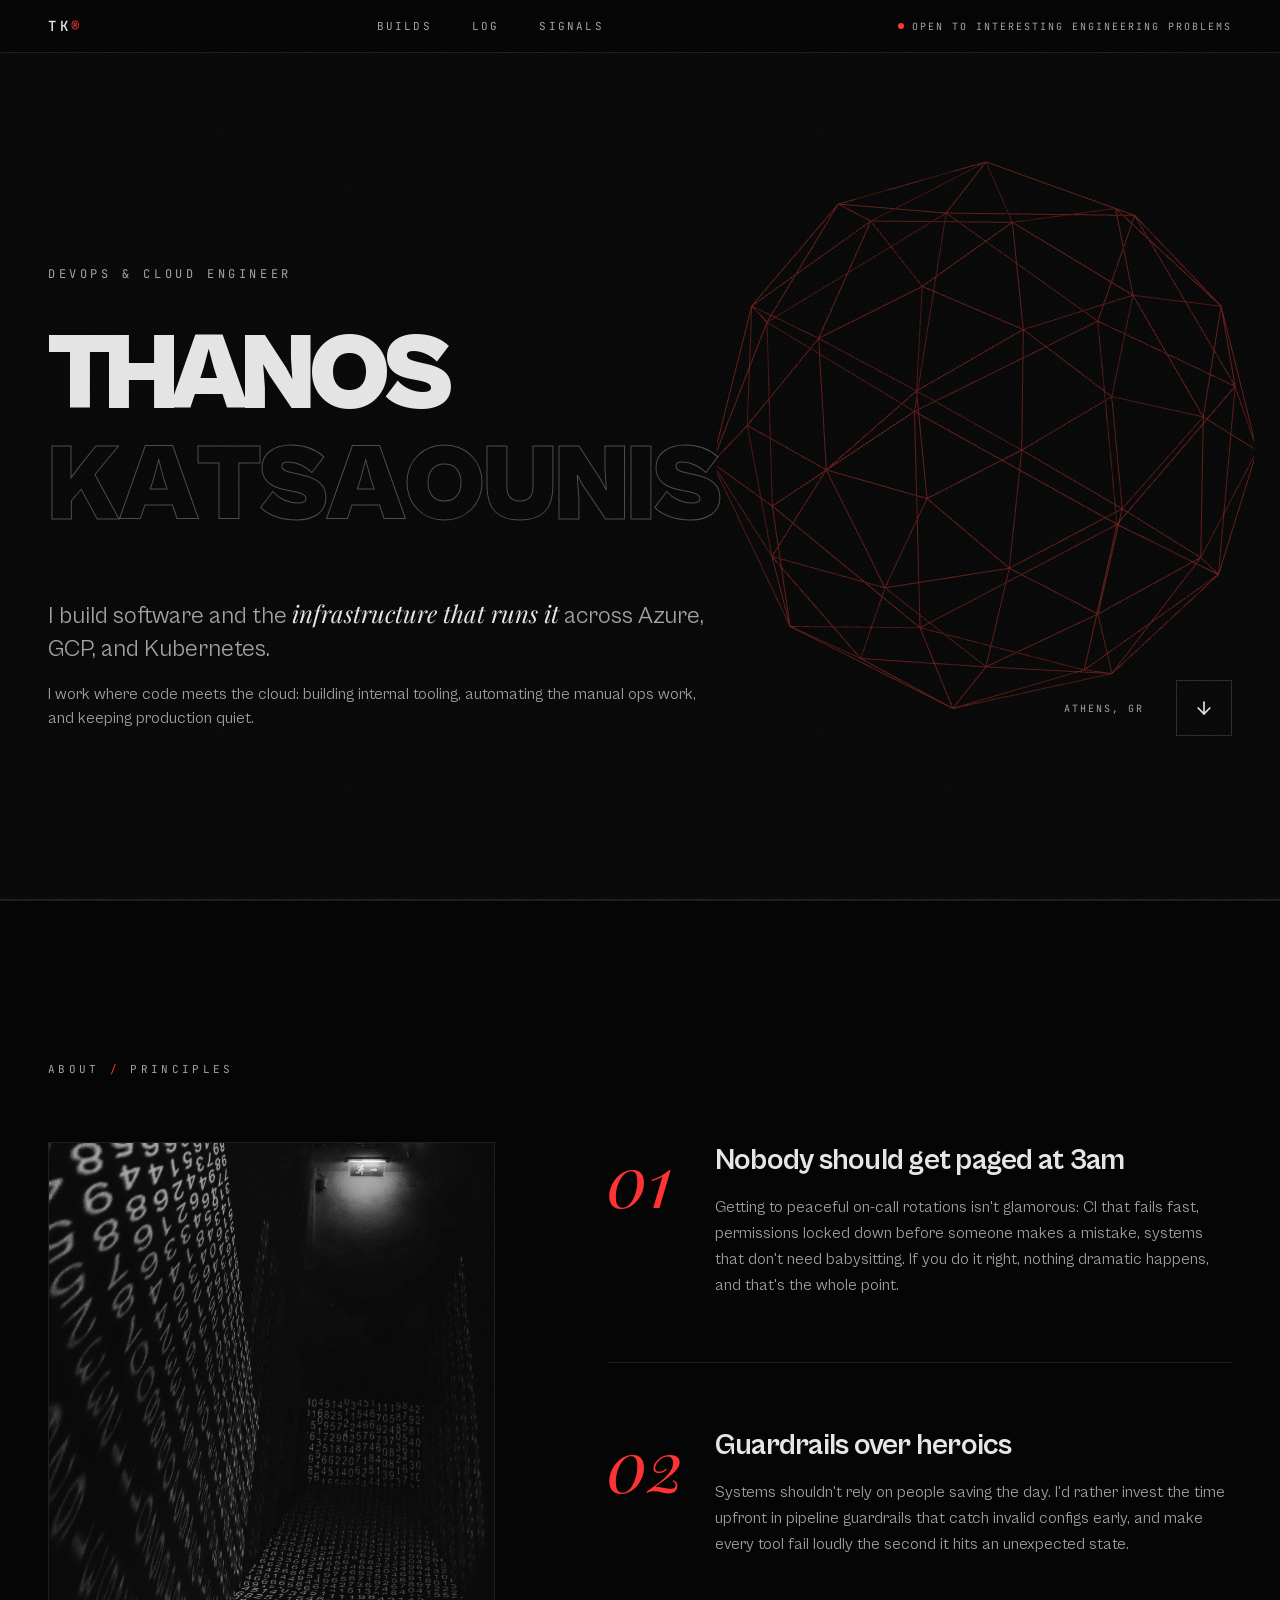
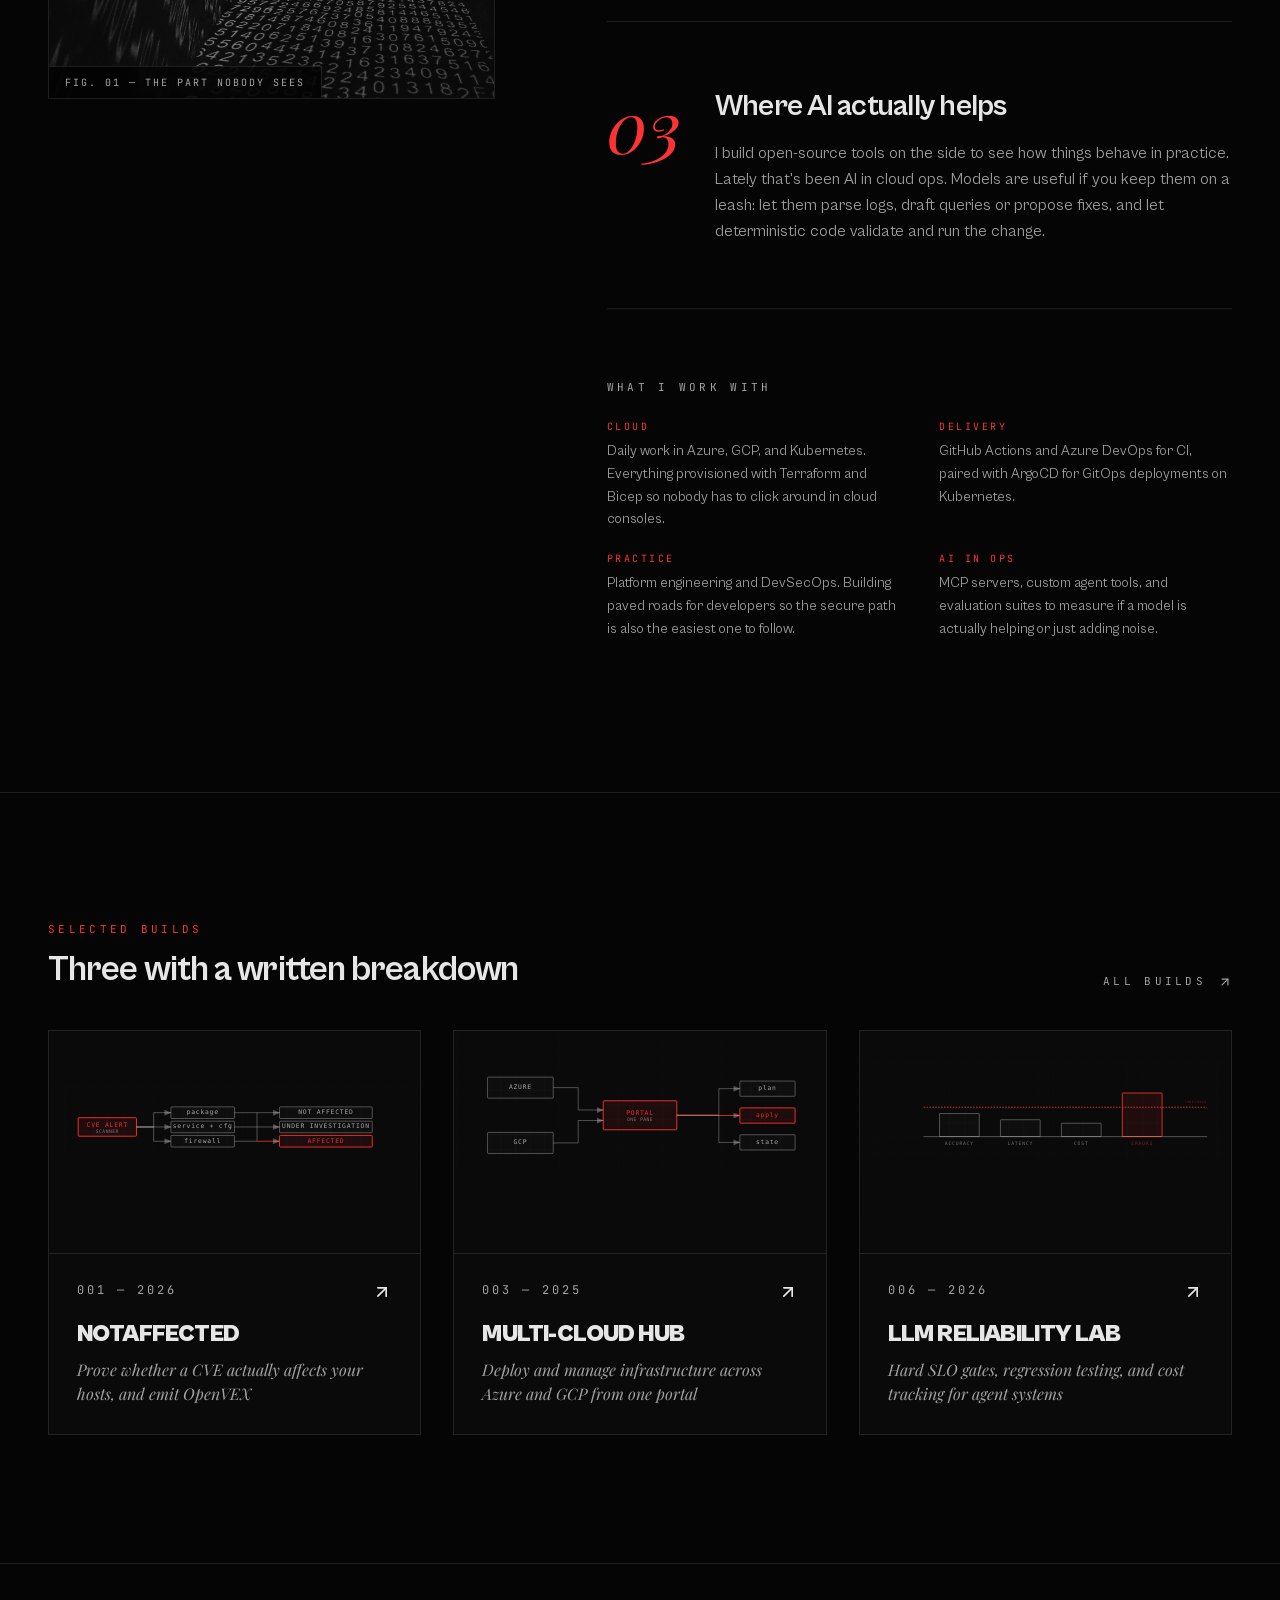
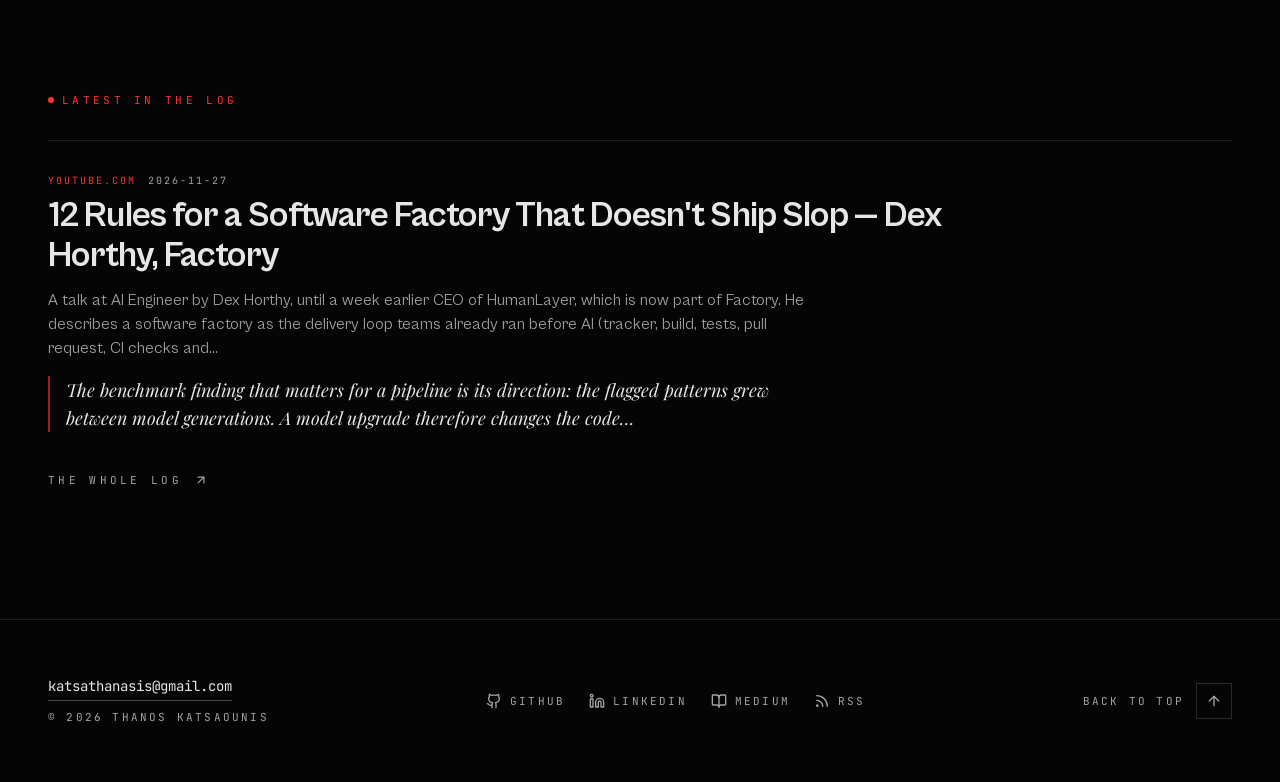
<file: index.html>
<!doctype html>
<html lang="en">
  <head>
    <meta charset="utf-8" />
    <meta name="viewport" content="width=device-width, initial-scale=1" />
    <meta name="theme-color" content="#050505" />

    <!--
      TEMPLATE. Every page's HTML is generated from this file by
      tools/gen-pages.mjs, one per entry in src/routes.js, including the root
      index.html. Do not edit a generated file: it is gitignored and the next
      build overwrites it.

      Everything below is deliberately STATIC. The pages are React, so the
      crawlers that build a link preview (LinkedIn, Slack, X, Google) read this
      HTML and never run the JavaScript that fills #root. Anything set from
      React is invisible to them. That is the whole reason the site is many
      real files rather than one file behind a router: a router would give
      every URL this same head, and per-URL metadata is the point.

      The domain is thanoskatsaounis.me, registered 2026-08-24. It appears here
      and in public/robots.txt, and public/sitemap.xml is generated from the
      same routes; change them together.

      og:image must be an absolute URL, because relative paths are silently
      ignored by every scraper that reads it.
    -->
    <title>Thanos Katsaounis — DevOps &amp; Cloud Engineer</title>
    <meta name="description" content="DevOps &amp; Cloud engineer. I build software and the infrastructure that runs it: Azure, GCP, Kubernetes and CI/CD, internal tooling, and open-source projects." />
    <link rel="canonical" href="https://thanoskatsaounis.me/" />

    <!-- Open Graph: LinkedIn, Slack, Facebook, most chat apps -->
    <meta property="og:type" content="website" />
    <meta property="og:site_name" content="Thanos Katsaounis" />
    <meta property="og:title" content="Thanos Katsaounis — DevOps &amp; Cloud Engineer" />
    <meta property="og:description" content="DevOps &amp; Cloud engineer. I build software and the infrastructure that runs it: Azure, GCP, Kubernetes and CI/CD, internal tooling, and open-source projects." />
    <meta property="og:url" content="https://thanoskatsaounis.me/" />
    <meta property="og:image" content="https://thanoskatsaounis.me/og.png" />
    <meta property="og:image:width" content="1200" />
    <meta property="og:image:height" content="630" />
    <meta property="og:image:alt" content="DevOps and Cloud Engineer — software and the infrastructure that runs it, across Azure, GCP and Kubernetes" />
    <meta property="og:locale" content="en_GB" />
    <meta property="og:locale:alternate" content="el_GR" />

    <!-- X / Twitter reads its own namespace and falls back to og: for the rest -->
    <meta name="twitter:card" content="summary_large_image" />
    <meta name="twitter:title" content="Thanos Katsaounis — DevOps &amp; Cloud Engineer" />
    <meta name="twitter:description" content="DevOps &amp; Cloud engineer. I build software and the infrastructure that runs it: Azure, GCP, Kubernetes and CI/CD, internal tooling, and open-source projects." />
    <meta name="twitter:image" content="https://thanoskatsaounis.me/og.png" />

    <!-- Structured data. Google uses this for the knowledge panel and to tie the
         site to the profiles below, which is why sameAs is worth filling in. -->
    <script type="application/ld+json">
      {
        "@context": "https://schema.org",
        "@type": "Person",
        "name": "Thanos Katsaounis",
        "jobTitle": "DevOps & Cloud Engineer",
        "url": "https://thanoskatsaounis.me/",
        "image": "https://thanoskatsaounis.me/og.png",
        "sameAs": [
          "https://github.com/KatsaounisThanasis",
          "https://www.linkedin.com/in/thanos-katsaounis/",
          "https://medium.com/@katsathanasis2"
        ],
        "knowsAbout": [
          "Microsoft Azure",
          "Google Cloud Platform",
          "Kubernetes",
          "Terraform",
          "Platform Engineering",
          "Policy as Code",
          "Supply Chain Security"
        ]
      }
    </script>

    <!-- Declared so readers and browser extensions discover it without being
         told the URL. Generated at build time by tools/gen-feed.mjs. -->
    <link
      rel="alternate"
      type="application/atom+xml"
      title="Thanos Katsaounis — writing"
      href="/feed.xml"
    />

    <link rel="icon" href="/favicon.svg?v=2" />
    <!--
      Preload the weights that are actually above the fold, which is not the
      same as the weights that look most important. Measured on the home page
      at a 900px viewport: only 400 and 900 render in the first screen — 900 is
      the hero headline and so the LCP element, 400 is the body text under it.
      700 first appears at y=1323, a screen and a half down, and on /signals/
      and /builds/ it is never used at all; Chrome said so on every load
      ("preloaded ... but not used"). Preloading it cost a font fetch on every
      route and competed with the two that were needed, while 400 — needed on
      every route, every time — was left to be discovered from the CSS.

      700 is not gone, only unhinted: the @font-face for it still stands and
      the browser fetches it when something on the page needs it.
    -->
    <link rel="preload" href="/fonts/cabinet-grotesk-400.woff2" as="font" type="font/woff2" crossorigin />
    <link rel="preload" href="/fonts/cabinet-grotesk-900.woff2" as="font" type="font/woff2" crossorigin />
    <script type="module" crossorigin src="/assets/index-C4wzsNeb.js"></script>
    <link rel="stylesheet" crossorigin href="/assets/index-ULLG0FvA.css">
  </head>
  <body>
    <noscript>You need to enable JavaScript to run this app.</noscript>
    <div id="root" data-page="home"></div>
    <script data-goatcounter="https://thanosk.goatcounter.com/count" async src="//gc.zgo.at/count.js"></script>
  </body>
</html>
</file>
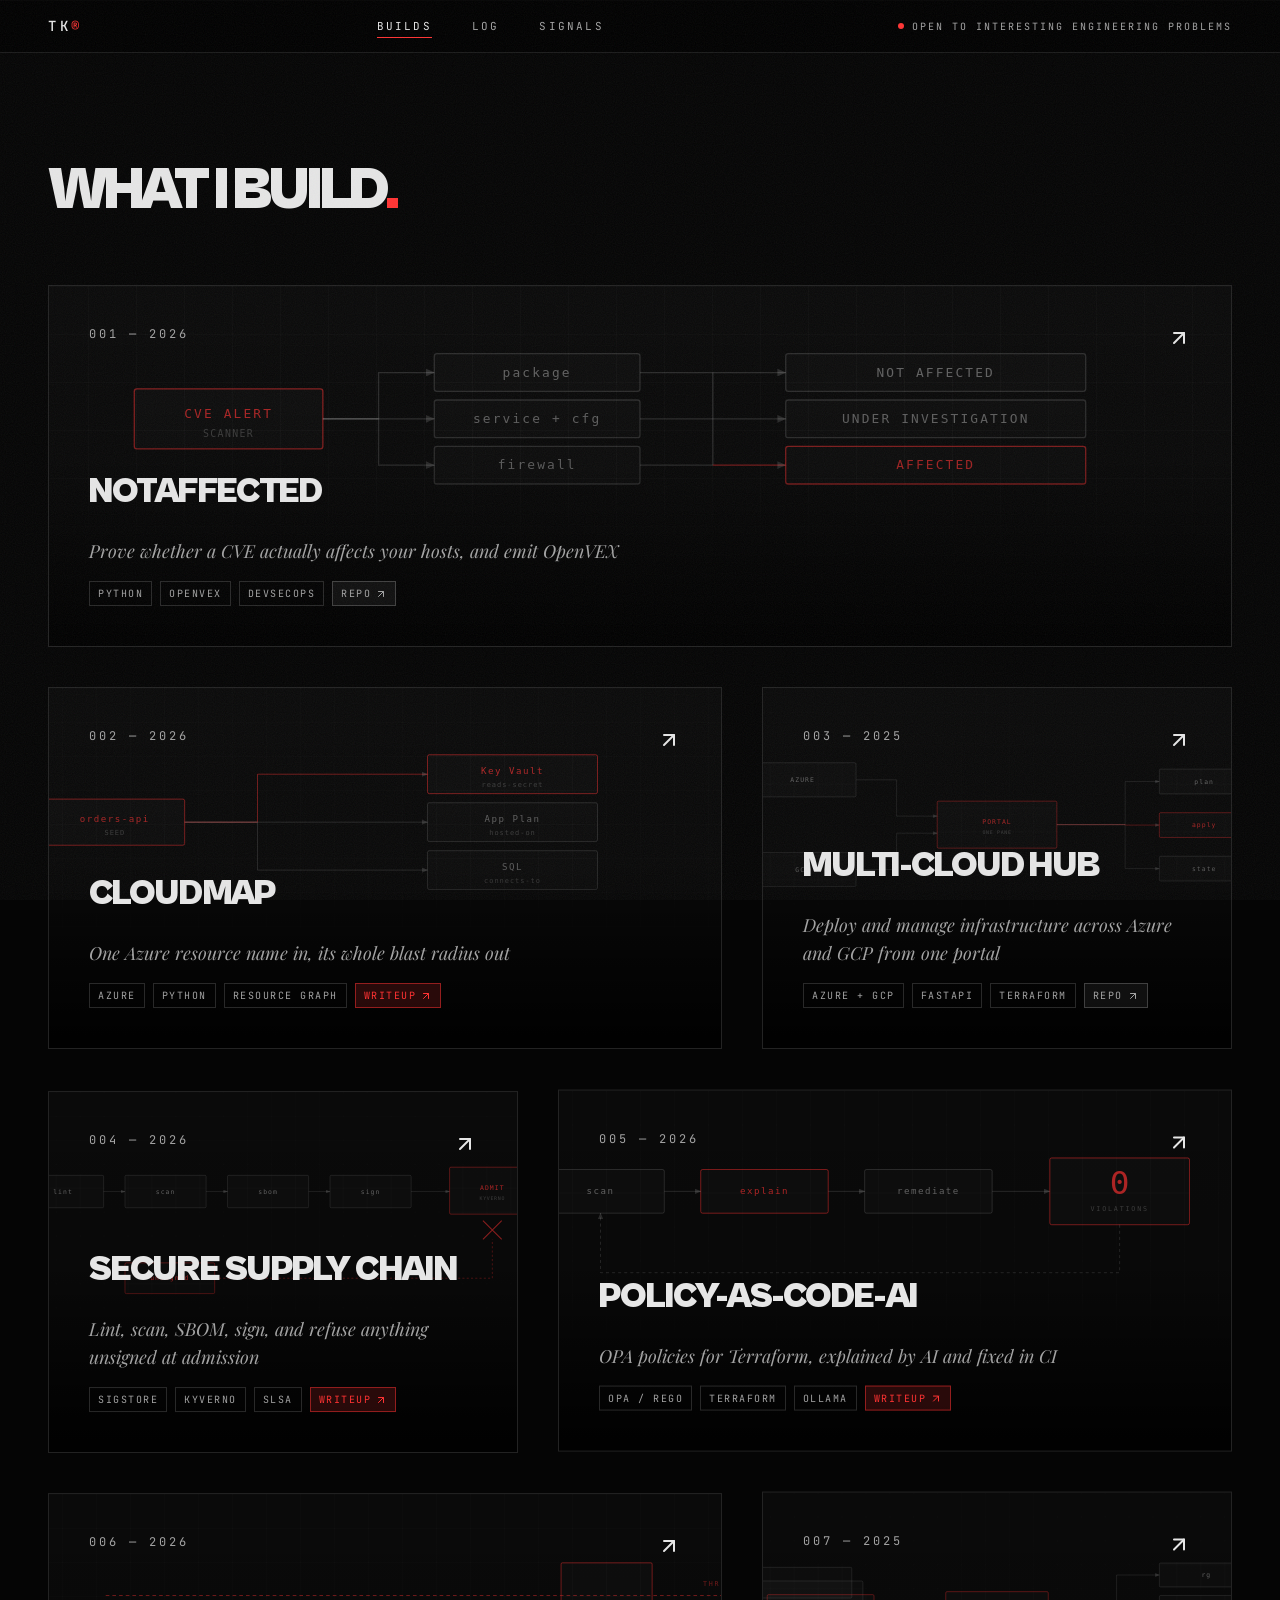
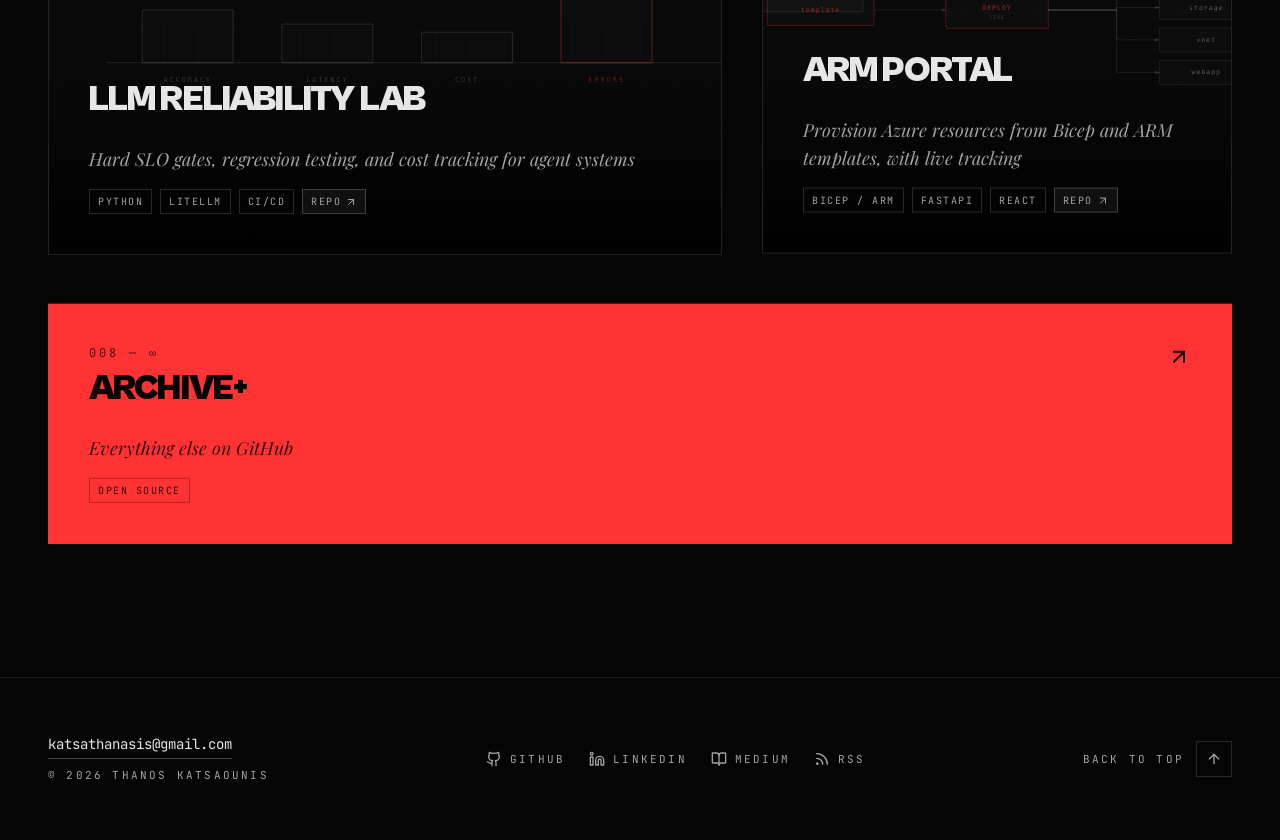
<file: builds/index.html>
<!doctype html>
<html lang="en">
  <head>
    <meta charset="utf-8" />
    <meta name="viewport" content="width=device-width, initial-scale=1" />
    <meta name="theme-color" content="#050505" />

    <!--
      TEMPLATE. Every page's HTML is generated from this file by
      tools/gen-pages.mjs, one per entry in src/routes.js, including the root
      index.html. Do not edit a generated file: it is gitignored and the next
      build overwrites it.

      Everything below is deliberately STATIC. The pages are React, so the
      crawlers that build a link preview (LinkedIn, Slack, X, Google) read this
      HTML and never run the JavaScript that fills #root. Anything set from
      React is invisible to them. That is the whole reason the site is many
      real files rather than one file behind a router: a router would give
      every URL this same head, and per-URL metadata is the point.

      The domain is thanoskatsaounis.me, registered 2026-08-24. It appears here
      and in public/robots.txt, and public/sitemap.xml is generated from the
      same routes; change them together.

      og:image must be an absolute URL, because relative paths are silently
      ignored by every scraper that reads it.
    -->
    <title>Builds — Thanos Katsaounis</title>
    <meta name="description" content="Open-source projects: deterministic CVE reachability and OpenVEX verification, Azure blast-radius mapping, multi-cloud provisioning, supply-chain signing and admission control, OPA policy remediation, and reliability gates for agent systems." />
    <link rel="canonical" href="https://thanoskatsaounis.me/builds/" />

    <!-- Open Graph: LinkedIn, Slack, Facebook, most chat apps -->
    <meta property="og:type" content="website" />
    <meta property="og:site_name" content="Thanos Katsaounis" />
    <meta property="og:title" content="Builds — Thanos Katsaounis" />
    <meta property="og:description" content="Open-source projects: deterministic CVE reachability and OpenVEX verification, Azure blast-radius mapping, multi-cloud provisioning, supply-chain signing and admission control, OPA policy remediation, and reliability gates for agent systems." />
    <meta property="og:url" content="https://thanoskatsaounis.me/builds/" />
    <meta property="og:image" content="https://thanoskatsaounis.me/og.png" />
    <meta property="og:image:width" content="1200" />
    <meta property="og:image:height" content="630" />
    <meta property="og:image:alt" content="DevOps and Cloud Engineer — software and the infrastructure that runs it, across Azure, GCP and Kubernetes" />
    <meta property="og:locale" content="en_GB" />
    <meta property="og:locale:alternate" content="el_GR" />

    <!-- X / Twitter reads its own namespace and falls back to og: for the rest -->
    <meta name="twitter:card" content="summary_large_image" />
    <meta name="twitter:title" content="Builds — Thanos Katsaounis" />
    <meta name="twitter:description" content="Open-source projects: deterministic CVE reachability and OpenVEX verification, Azure blast-radius mapping, multi-cloud provisioning, supply-chain signing and admission control, OPA policy remediation, and reliability gates for agent systems." />
    <meta name="twitter:image" content="https://thanoskatsaounis.me/og.png" />

    <!-- Declared so readers and browser extensions discover it without being
         told the URL. Generated at build time by tools/gen-feed.mjs. -->
    <link
      rel="alternate"
      type="application/atom+xml"
      title="Thanos Katsaounis — writing"
      href="/feed.xml"
    />

    <link rel="icon" href="/favicon.svg?v=2" />
    <!--
      Preload the weights that are actually above the fold, which is not the
      same as the weights that look most important. Measured on the home page
      at a 900px viewport: only 400 and 900 render in the first screen — 900 is
      the hero headline and so the LCP element, 400 is the body text under it.
      700 first appears at y=1323, a screen and a half down, and on /signals/
      and /builds/ it is never used at all; Chrome said so on every load
      ("preloaded ... but not used"). Preloading it cost a font fetch on every
      route and competed with the two that were needed, while 400 — needed on
      every route, every time — was left to be discovered from the CSS.

      700 is not gone, only unhinted: the @font-face for it still stands and
      the browser fetches it when something on the page needs it.
    -->
    <link rel="preload" href="/fonts/cabinet-grotesk-400.woff2" as="font" type="font/woff2" crossorigin />
    <link rel="preload" href="/fonts/cabinet-grotesk-900.woff2" as="font" type="font/woff2" crossorigin />
    <script type="module" crossorigin src="/assets/index-C4wzsNeb.js"></script>
    <link rel="stylesheet" crossorigin href="/assets/index-ULLG0FvA.css">
  </head>
  <body>
    <noscript>You need to enable JavaScript to run this app.</noscript>
    <div id="root" data-page="builds"></div>
    <script data-goatcounter="https://thanosk.goatcounter.com/count" async src="//gc.zgo.at/count.js"></script>
  </body>
</html>
</file>
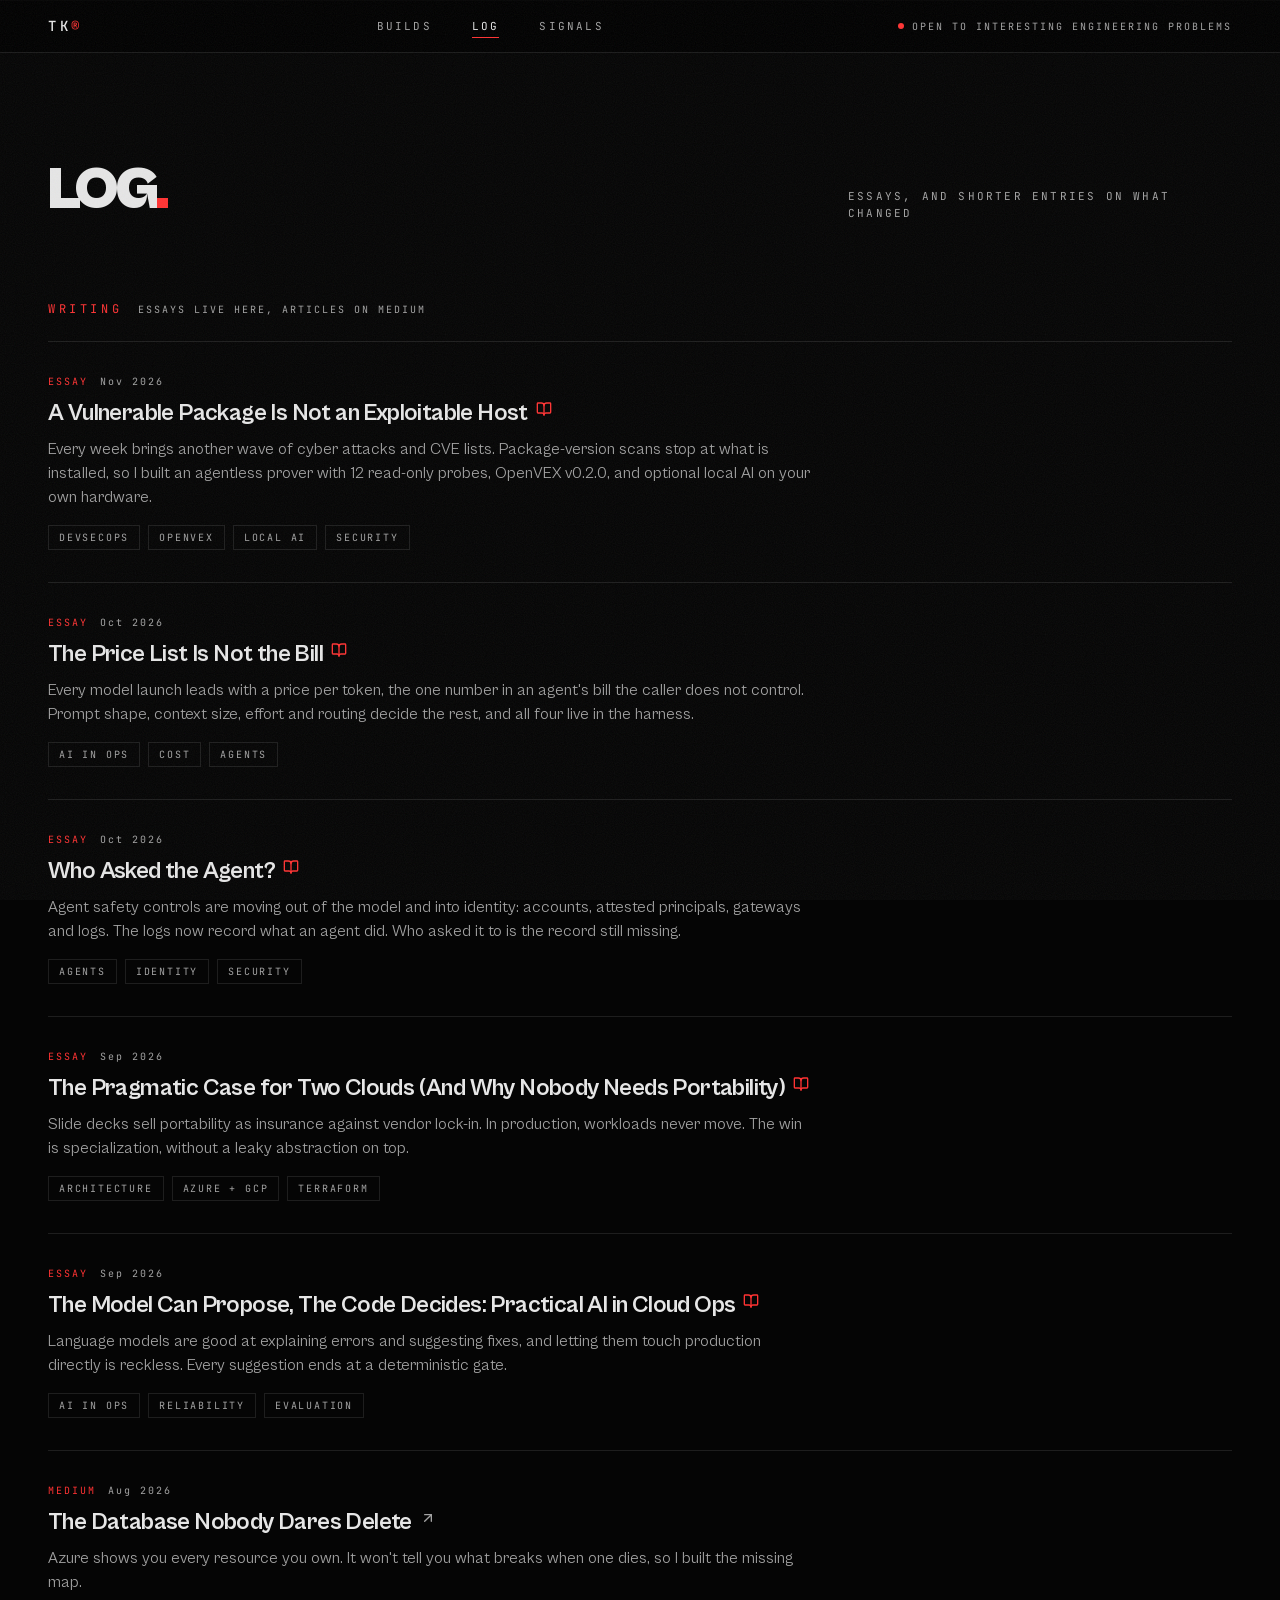
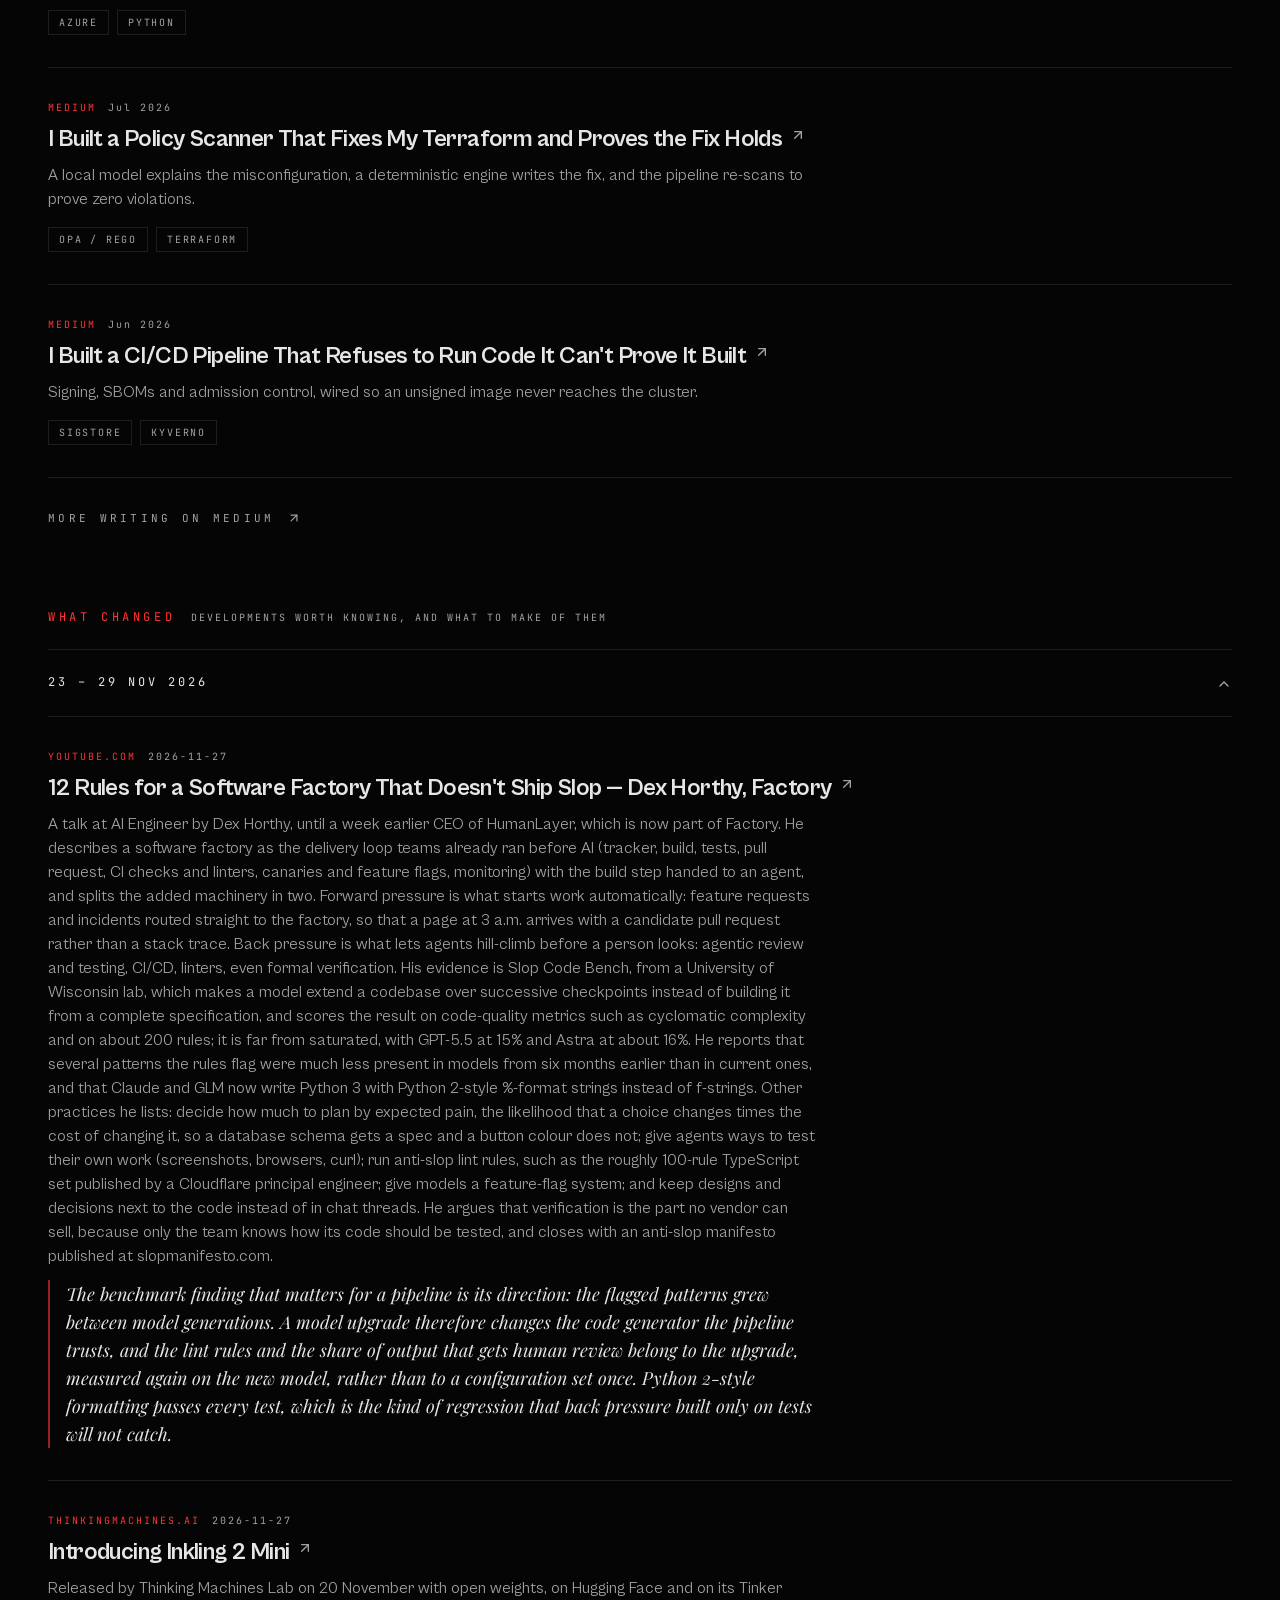
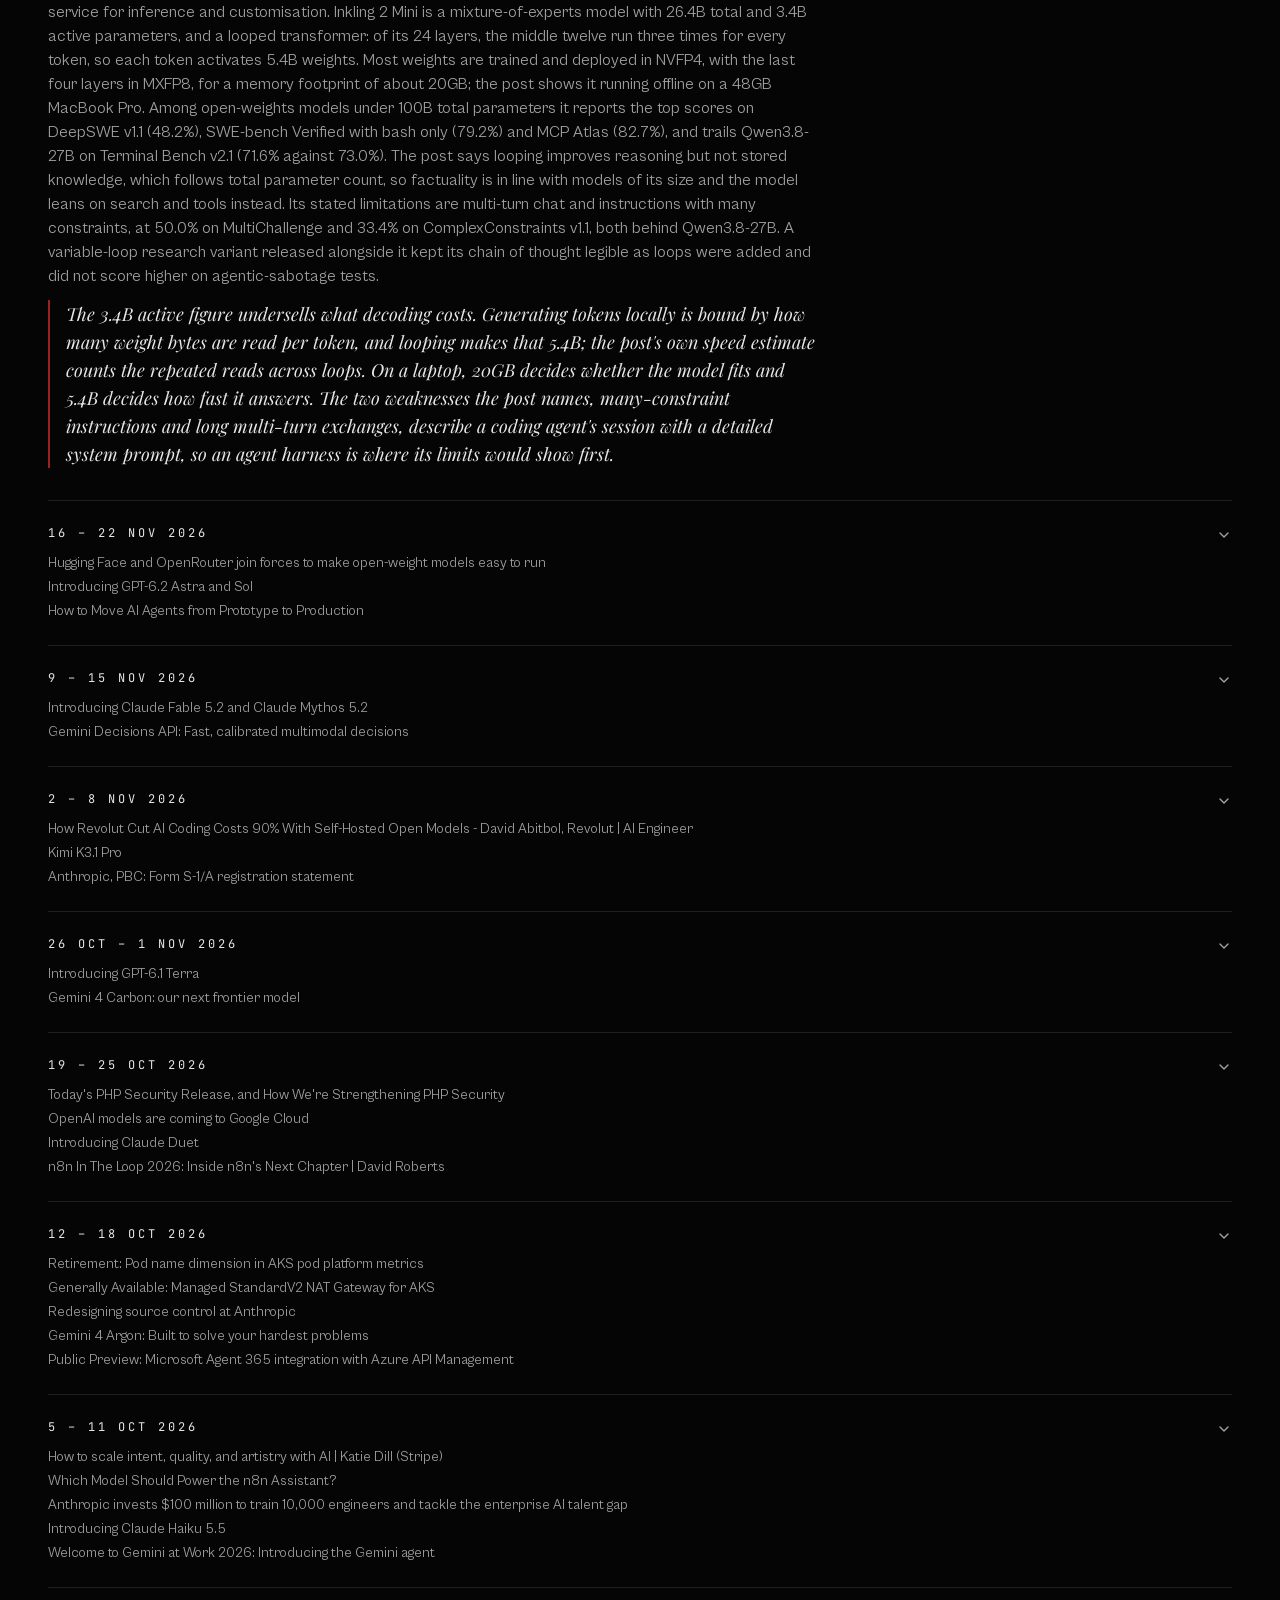
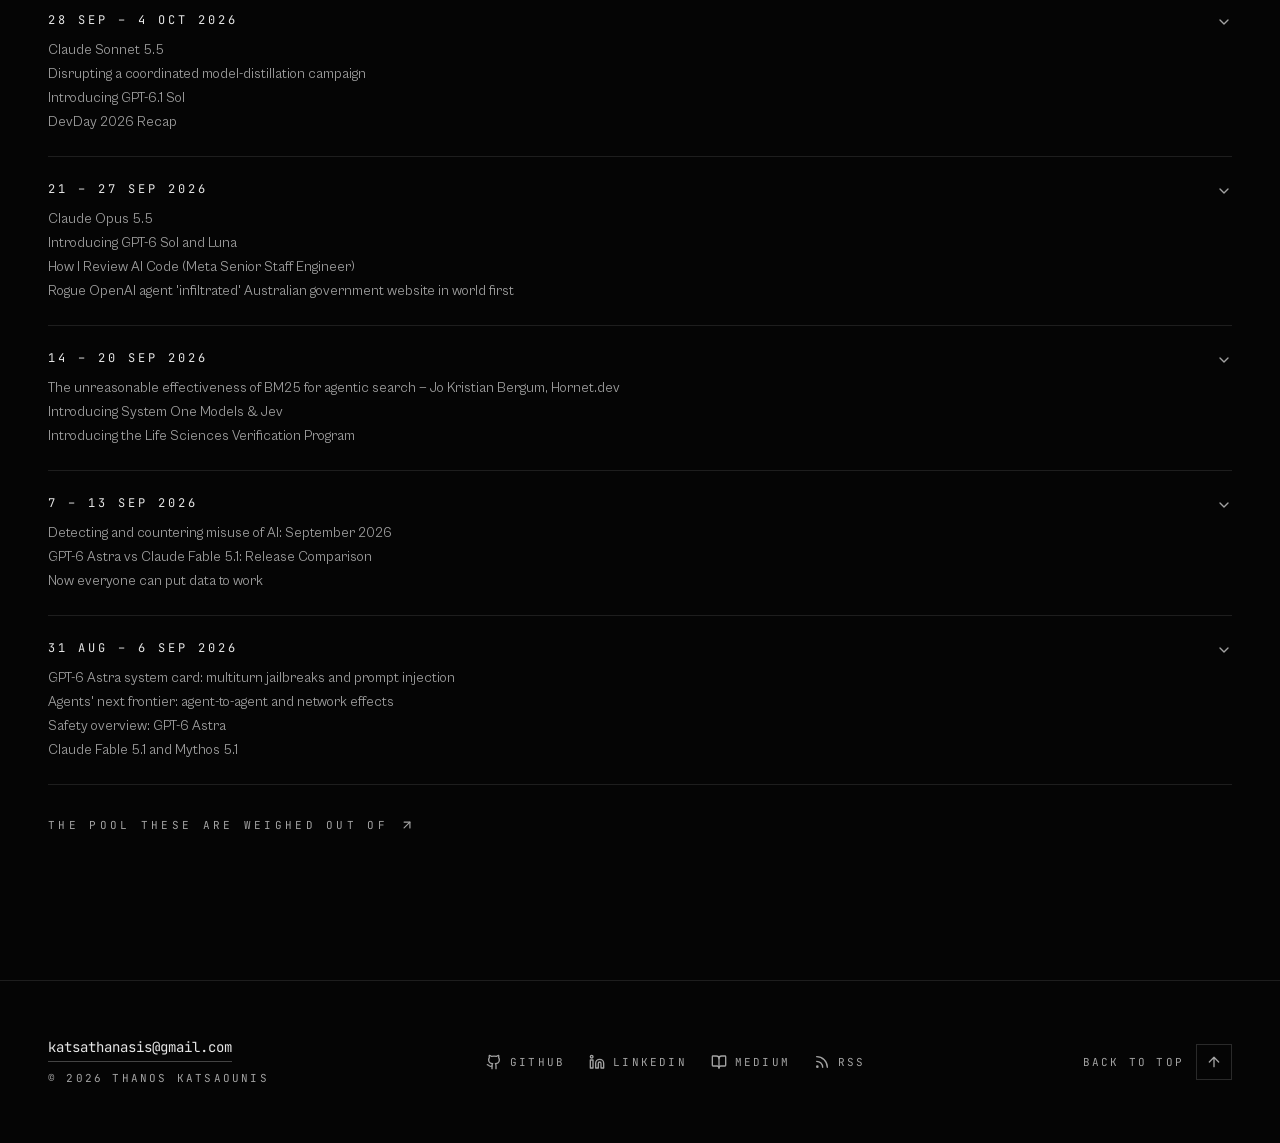
<file: log/index.html>
<!doctype html>
<html lang="en">
  <head>
    <meta charset="utf-8" />
    <meta name="viewport" content="width=device-width, initial-scale=1" />
    <meta name="theme-color" content="#050505" />

    <!--
      TEMPLATE. Every page's HTML is generated from this file by
      tools/gen-pages.mjs, one per entry in src/routes.js, including the root
      index.html. Do not edit a generated file: it is gitignored and the next
      build overwrites it.

      Everything below is deliberately STATIC. The pages are React, so the
      crawlers that build a link preview (LinkedIn, Slack, X, Google) read this
      HTML and never run the JavaScript that fills #root. Anything set from
      React is invisible to them. That is the whole reason the site is many
      real files rather than one file behind a router: a router would give
      every URL this same head, and per-URL metadata is the point.

      The domain is thanoskatsaounis.me, registered 2026-08-24. It appears here
      and in public/robots.txt, and public/sitemap.xml is generated from the
      same routes; change them together.

      og:image must be an absolute URL, because relative paths are silently
      ignored by every scraper that reads it.
    -->
    <title>Log — Thanos Katsaounis</title>
    <meta name="description" content="An engineering log: essays on cloud architecture and AI in operations, alongside shorter entries on developments worth knowing, each read from its primary source with a judgement attached." />
    <link rel="canonical" href="https://thanoskatsaounis.me/log/" />

    <!-- Open Graph: LinkedIn, Slack, Facebook, most chat apps -->
    <meta property="og:type" content="website" />
    <meta property="og:site_name" content="Thanos Katsaounis" />
    <meta property="og:title" content="Log — Thanos Katsaounis" />
    <meta property="og:description" content="An engineering log: essays on cloud architecture and AI in operations, alongside shorter entries on developments worth knowing, each read from its primary source with a judgement attached." />
    <meta property="og:url" content="https://thanoskatsaounis.me/log/" />
    <meta property="og:image" content="https://thanoskatsaounis.me/og.png" />
    <meta property="og:image:width" content="1200" />
    <meta property="og:image:height" content="630" />
    <meta property="og:image:alt" content="DevOps and Cloud Engineer — software and the infrastructure that runs it, across Azure, GCP and Kubernetes" />
    <meta property="og:locale" content="en_GB" />
    <meta property="og:locale:alternate" content="el_GR" />

    <!-- X / Twitter reads its own namespace and falls back to og: for the rest -->
    <meta name="twitter:card" content="summary_large_image" />
    <meta name="twitter:title" content="Log — Thanos Katsaounis" />
    <meta name="twitter:description" content="An engineering log: essays on cloud architecture and AI in operations, alongside shorter entries on developments worth knowing, each read from its primary source with a judgement attached." />
    <meta name="twitter:image" content="https://thanoskatsaounis.me/og.png" />

    <!-- Declared so readers and browser extensions discover it without being
         told the URL. Generated at build time by tools/gen-feed.mjs. -->
    <link
      rel="alternate"
      type="application/atom+xml"
      title="Thanos Katsaounis — writing"
      href="/feed.xml"
    />

    <link rel="icon" href="/favicon.svg?v=2" />
    <!--
      Preload the weights that are actually above the fold, which is not the
      same as the weights that look most important. Measured on the home page
      at a 900px viewport: only 400 and 900 render in the first screen — 900 is
      the hero headline and so the LCP element, 400 is the body text under it.
      700 first appears at y=1323, a screen and a half down, and on /signals/
      and /builds/ it is never used at all; Chrome said so on every load
      ("preloaded ... but not used"). Preloading it cost a font fetch on every
      route and competed with the two that were needed, while 400 — needed on
      every route, every time — was left to be discovered from the CSS.

      700 is not gone, only unhinted: the @font-face for it still stands and
      the browser fetches it when something on the page needs it.
    -->
    <link rel="preload" href="/fonts/cabinet-grotesk-400.woff2" as="font" type="font/woff2" crossorigin />
    <link rel="preload" href="/fonts/cabinet-grotesk-900.woff2" as="font" type="font/woff2" crossorigin />
    <script type="module" crossorigin src="/assets/index-C4wzsNeb.js"></script>
    <link rel="stylesheet" crossorigin href="/assets/index-ULLG0FvA.css">
  </head>
  <body>
    <noscript>You need to enable JavaScript to run this app.</noscript>
    <div id="root" data-page="log"></div>
    <script data-goatcounter="https://thanosk.goatcounter.com/count" async src="//gc.zgo.at/count.js"></script>
  </body>
</html>
</file>
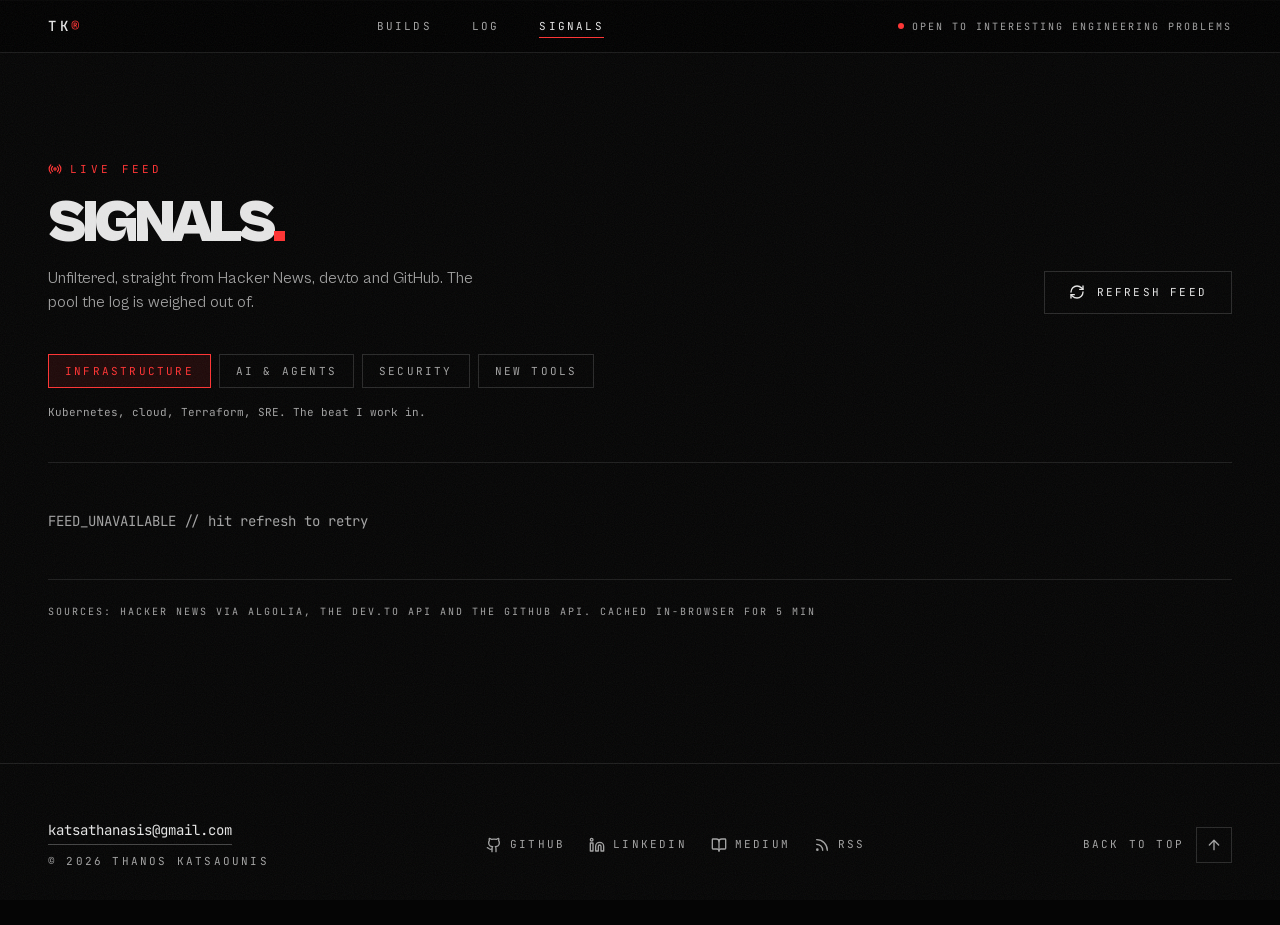
<file: signals/index.html>
<!doctype html>
<html lang="en">
  <head>
    <meta charset="utf-8" />
    <meta name="viewport" content="width=device-width, initial-scale=1" />
    <meta name="theme-color" content="#050505" />

    <!--
      TEMPLATE. Every page's HTML is generated from this file by
      tools/gen-pages.mjs, one per entry in src/routes.js, including the root
      index.html. Do not edit a generated file: it is gitignored and the next
      build overwrites it.

      Everything below is deliberately STATIC. The pages are React, so the
      crawlers that build a link preview (LinkedIn, Slack, X, Google) read this
      HTML and never run the JavaScript that fills #root. Anything set from
      React is invisible to them. That is the whole reason the site is many
      real files rather than one file behind a router: a router would give
      every URL this same head, and per-URL metadata is the point.

      The domain is thanoskatsaounis.me, registered 2026-08-24. It appears here
      and in public/robots.txt, and public/sitemap.xml is generated from the
      same routes; change them together.

      og:image must be an absolute URL, because relative paths are silently
      ignored by every scraper that reads it.
    -->
    <title>Signals — Thanos Katsaounis</title>
    <meta name="description" content="Unfiltered Hacker News, dev.to and GitHub activity across Kubernetes, cloud, Terraform, SRE and AI. The raw pool the log is weighed out of." />
    <link rel="canonical" href="https://thanoskatsaounis.me/signals/" />

    <!-- Open Graph: LinkedIn, Slack, Facebook, most chat apps -->
    <meta property="og:type" content="website" />
    <meta property="og:site_name" content="Thanos Katsaounis" />
    <meta property="og:title" content="Signals — Thanos Katsaounis" />
    <meta property="og:description" content="Unfiltered Hacker News, dev.to and GitHub activity across Kubernetes, cloud, Terraform, SRE and AI. The raw pool the log is weighed out of." />
    <meta property="og:url" content="https://thanoskatsaounis.me/signals/" />
    <meta property="og:image" content="https://thanoskatsaounis.me/og.png" />
    <meta property="og:image:width" content="1200" />
    <meta property="og:image:height" content="630" />
    <meta property="og:image:alt" content="DevOps and Cloud Engineer — software and the infrastructure that runs it, across Azure, GCP and Kubernetes" />
    <meta property="og:locale" content="en_GB" />
    <meta property="og:locale:alternate" content="el_GR" />

    <!-- X / Twitter reads its own namespace and falls back to og: for the rest -->
    <meta name="twitter:card" content="summary_large_image" />
    <meta name="twitter:title" content="Signals — Thanos Katsaounis" />
    <meta name="twitter:description" content="Unfiltered Hacker News, dev.to and GitHub activity across Kubernetes, cloud, Terraform, SRE and AI. The raw pool the log is weighed out of." />
    <meta name="twitter:image" content="https://thanoskatsaounis.me/og.png" />

    <!-- Declared so readers and browser extensions discover it without being
         told the URL. Generated at build time by tools/gen-feed.mjs. -->
    <link
      rel="alternate"
      type="application/atom+xml"
      title="Thanos Katsaounis — writing"
      href="/feed.xml"
    />

    <link rel="icon" href="/favicon.svg?v=2" />
    <!--
      Preload the weights that are actually above the fold, which is not the
      same as the weights that look most important. Measured on the home page
      at a 900px viewport: only 400 and 900 render in the first screen — 900 is
      the hero headline and so the LCP element, 400 is the body text under it.
      700 first appears at y=1323, a screen and a half down, and on /signals/
      and /builds/ it is never used at all; Chrome said so on every load
      ("preloaded ... but not used"). Preloading it cost a font fetch on every
      route and competed with the two that were needed, while 400 — needed on
      every route, every time — was left to be discovered from the CSS.

      700 is not gone, only unhinted: the @font-face for it still stands and
      the browser fetches it when something on the page needs it.
    -->
    <link rel="preload" href="/fonts/cabinet-grotesk-400.woff2" as="font" type="font/woff2" crossorigin />
    <link rel="preload" href="/fonts/cabinet-grotesk-900.woff2" as="font" type="font/woff2" crossorigin />
    <script type="module" crossorigin src="/assets/index-C4wzsNeb.js"></script>
    <link rel="stylesheet" crossorigin href="/assets/index-ULLG0FvA.css">
  </head>
  <body>
    <noscript>You need to enable JavaScript to run this app.</noscript>
    <div id="root" data-page="signals"></div>
    <script data-goatcounter="https://thanosk.goatcounter.com/count" async src="//gc.zgo.at/count.js"></script>
  </body>
</html>
</file>
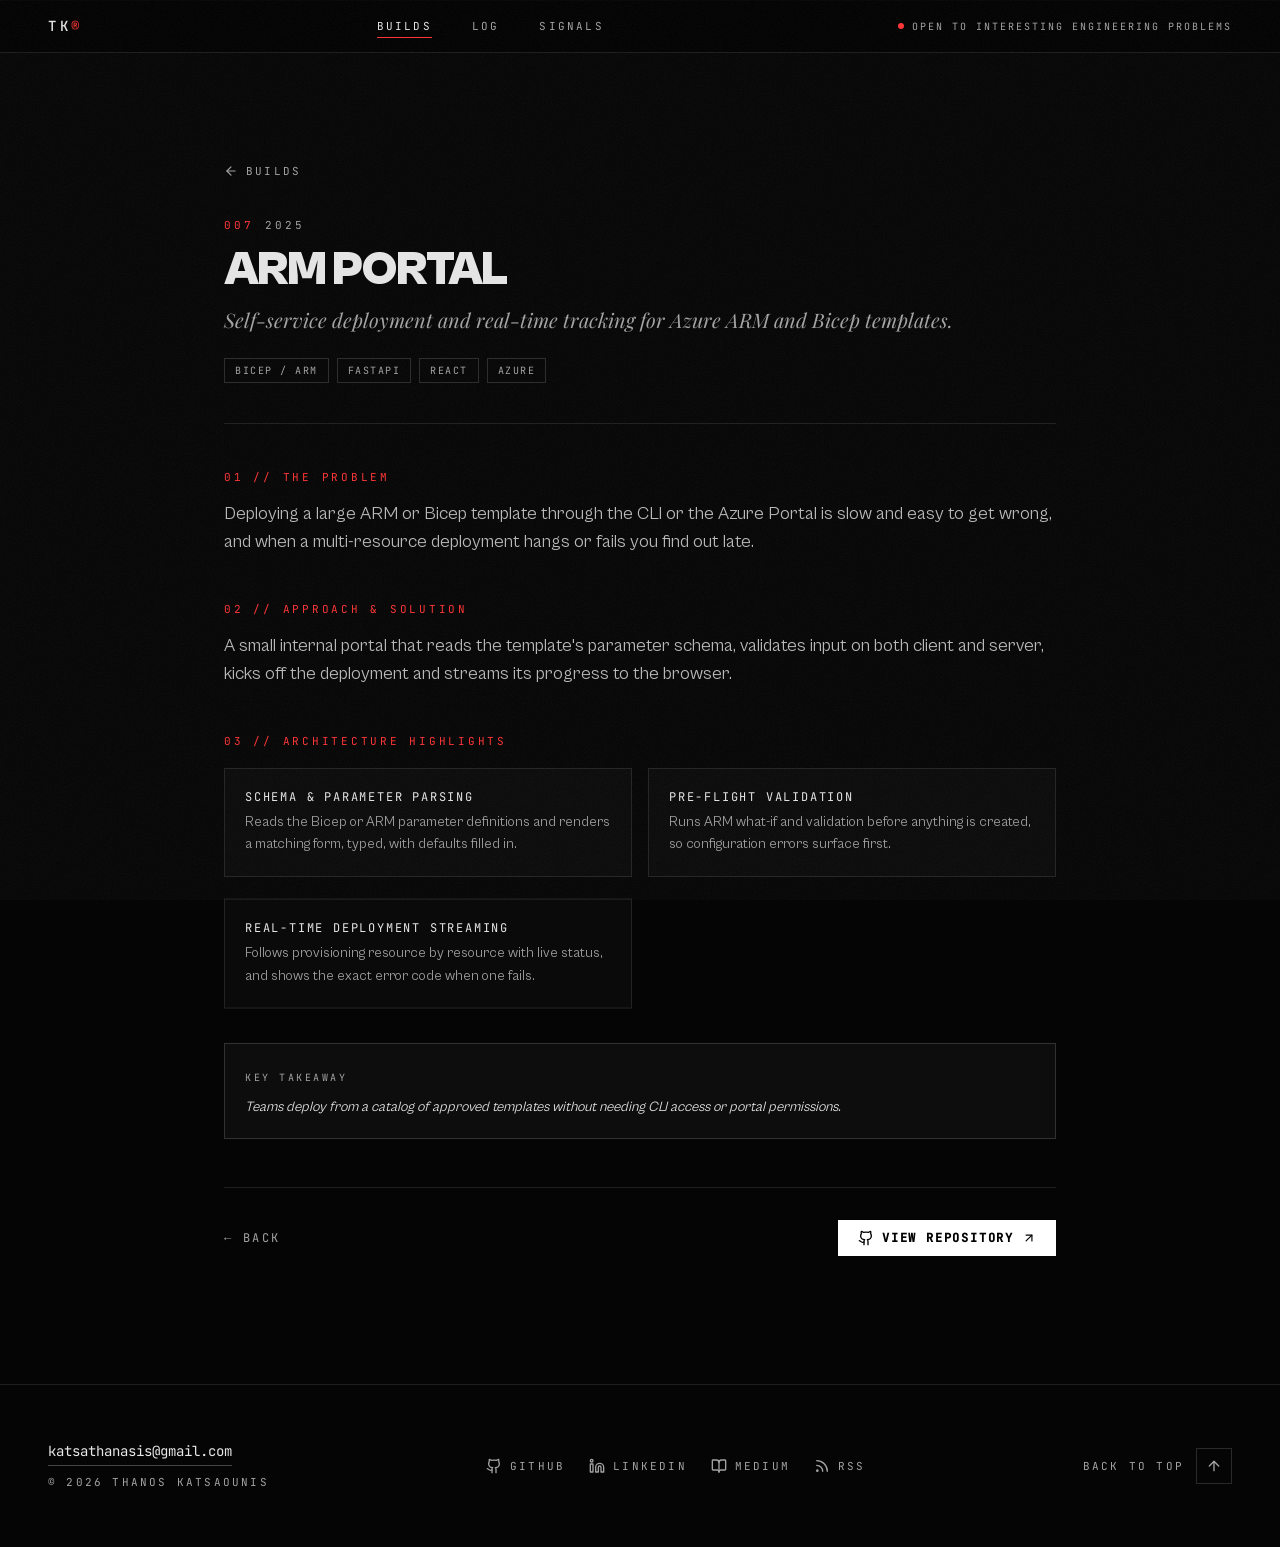
<file: builds/arm-portal/index.html>
<!doctype html>
<html lang="en">
  <head>
    <meta charset="utf-8" />
    <meta name="viewport" content="width=device-width, initial-scale=1" />
    <meta name="theme-color" content="#050505" />

    <!--
      TEMPLATE. Every page's HTML is generated from this file by
      tools/gen-pages.mjs, one per entry in src/routes.js, including the root
      index.html. Do not edit a generated file: it is gitignored and the next
      build overwrites it.

      Everything below is deliberately STATIC. The pages are React, so the
      crawlers that build a link preview (LinkedIn, Slack, X, Google) read this
      HTML and never run the JavaScript that fills #root. Anything set from
      React is invisible to them. That is the whole reason the site is many
      real files rather than one file behind a router: a router would give
      every URL this same head, and per-URL metadata is the point.

      The domain is thanoskatsaounis.me, registered 2026-08-24. It appears here
      and in public/robots.txt, and public/sitemap.xml is generated from the
      same routes; change them together.

      og:image must be an absolute URL, because relative paths are silently
      ignored by every scraper that reads it.
    -->
    <title>ARM PORTAL — Thanos Katsaounis</title>
    <meta name="description" content="Self-service deployment and real-time tracking for Azure ARM and Bicep templates." />
    <link rel="canonical" href="https://thanoskatsaounis.me/builds/arm-portal/" />

    <!-- Open Graph: LinkedIn, Slack, Facebook, most chat apps -->
    <meta property="og:type" content="website" />
    <meta property="og:site_name" content="Thanos Katsaounis" />
    <meta property="og:title" content="ARM PORTAL — Thanos Katsaounis" />
    <meta property="og:description" content="Self-service deployment and real-time tracking for Azure ARM and Bicep templates." />
    <meta property="og:url" content="https://thanoskatsaounis.me/builds/arm-portal/" />
    <meta property="og:image" content="https://thanoskatsaounis.me/og.png" />
    <meta property="og:image:width" content="1200" />
    <meta property="og:image:height" content="630" />
    <meta property="og:image:alt" content="DevOps and Cloud Engineer — software and the infrastructure that runs it, across Azure, GCP and Kubernetes" />
    <meta property="og:locale" content="en_GB" />
    <meta property="og:locale:alternate" content="el_GR" />

    <!-- X / Twitter reads its own namespace and falls back to og: for the rest -->
    <meta name="twitter:card" content="summary_large_image" />
    <meta name="twitter:title" content="ARM PORTAL — Thanos Katsaounis" />
    <meta name="twitter:description" content="Self-service deployment and real-time tracking for Azure ARM and Bicep templates." />
    <meta name="twitter:image" content="https://thanoskatsaounis.me/og.png" />

    <!-- Declared so readers and browser extensions discover it without being
         told the URL. Generated at build time by tools/gen-feed.mjs. -->
    <link
      rel="alternate"
      type="application/atom+xml"
      title="Thanos Katsaounis — writing"
      href="/feed.xml"
    />

    <link rel="icon" href="/favicon.svg?v=2" />
    <!--
      Preload the weights that are actually above the fold, which is not the
      same as the weights that look most important. Measured on the home page
      at a 900px viewport: only 400 and 900 render in the first screen — 900 is
      the hero headline and so the LCP element, 400 is the body text under it.
      700 first appears at y=1323, a screen and a half down, and on /signals/
      and /builds/ it is never used at all; Chrome said so on every load
      ("preloaded ... but not used"). Preloading it cost a font fetch on every
      route and competed with the two that were needed, while 400 — needed on
      every route, every time — was left to be discovered from the CSS.

      700 is not gone, only unhinted: the @font-face for it still stands and
      the browser fetches it when something on the page needs it.
    -->
    <link rel="preload" href="/fonts/cabinet-grotesk-400.woff2" as="font" type="font/woff2" crossorigin />
    <link rel="preload" href="/fonts/cabinet-grotesk-900.woff2" as="font" type="font/woff2" crossorigin />
    <script type="module" crossorigin src="/assets/index-C4wzsNeb.js"></script>
    <link rel="stylesheet" crossorigin href="/assets/index-ULLG0FvA.css">
  </head>
  <body>
    <noscript>You need to enable JavaScript to run this app.</noscript>
    <div id="root" data-page="build" data-id="armportal"></div>
    <script data-goatcounter="https://thanosk.goatcounter.com/count" async src="//gc.zgo.at/count.js"></script>
  </body>
</html>
</file>
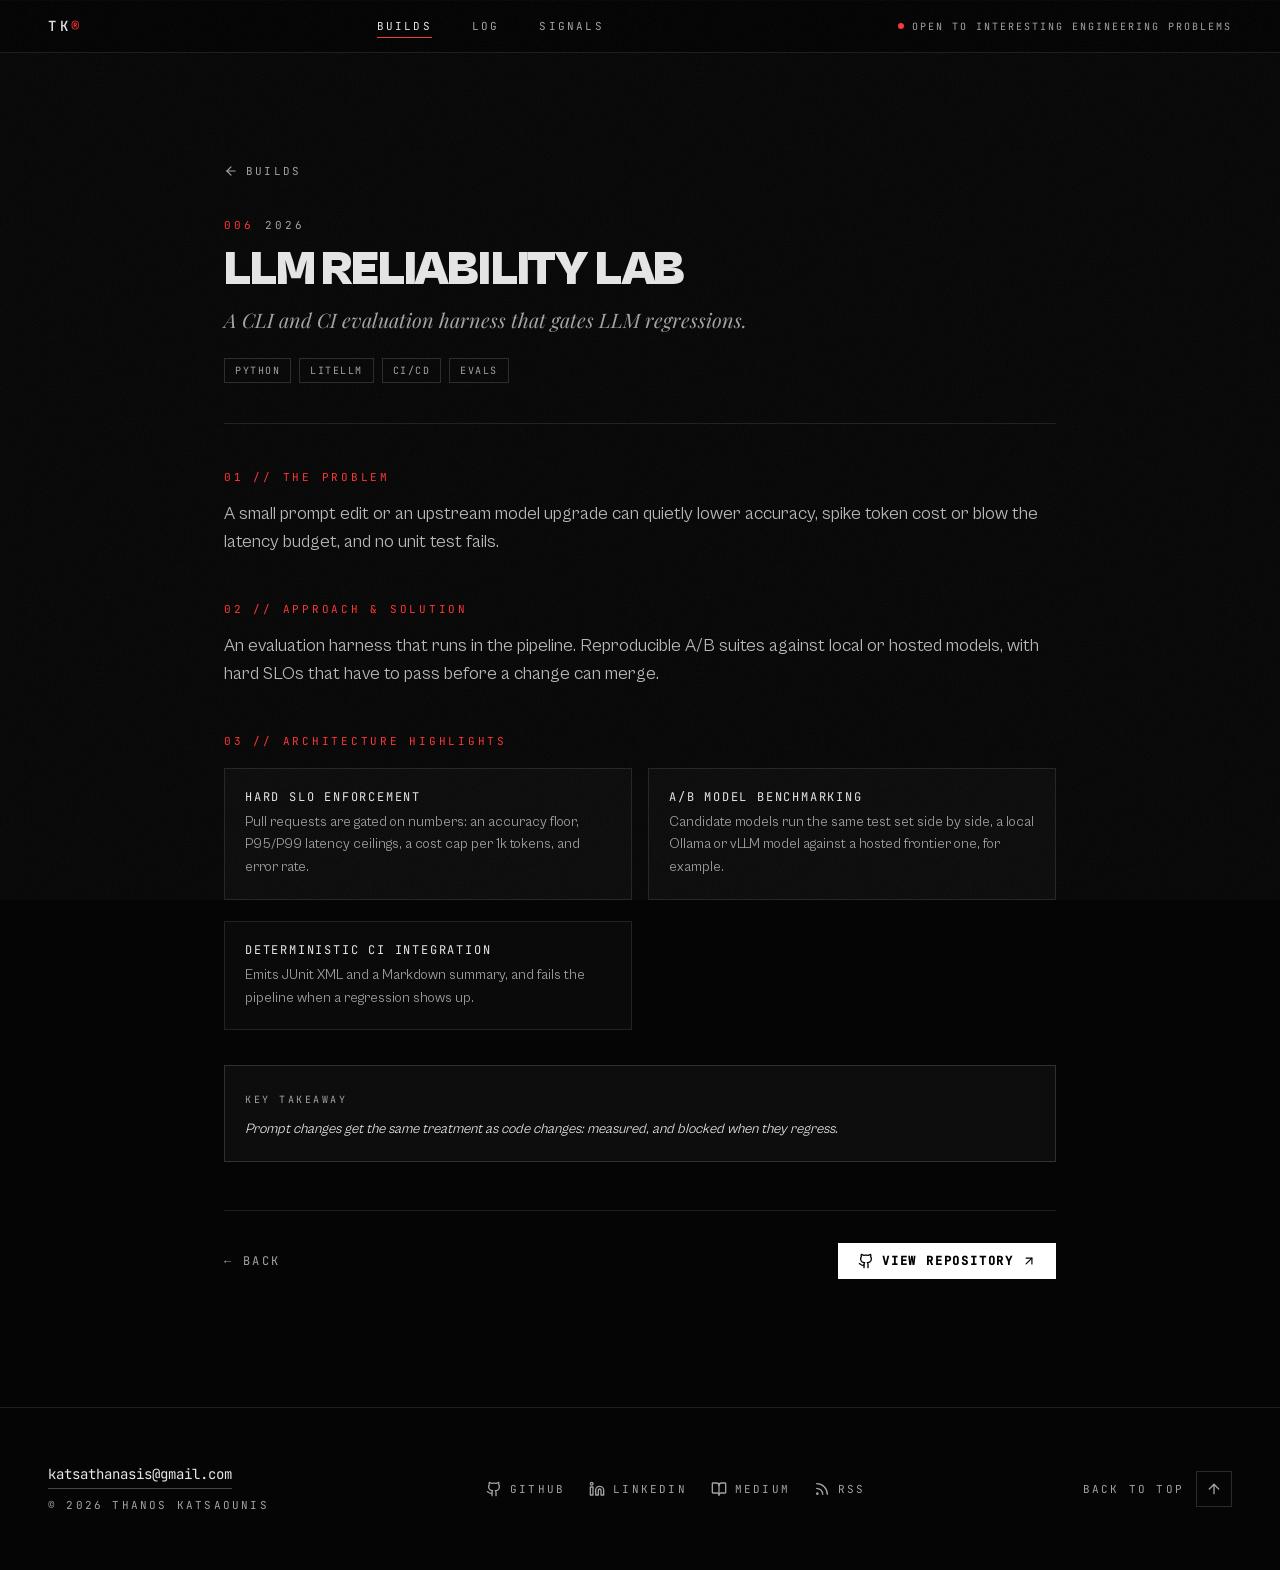
<file: builds/llm-reliability-lab/index.html>
<!doctype html>
<html lang="en">
  <head>
    <meta charset="utf-8" />
    <meta name="viewport" content="width=device-width, initial-scale=1" />
    <meta name="theme-color" content="#050505" />

    <!--
      TEMPLATE. Every page's HTML is generated from this file by
      tools/gen-pages.mjs, one per entry in src/routes.js, including the root
      index.html. Do not edit a generated file: it is gitignored and the next
      build overwrites it.

      Everything below is deliberately STATIC. The pages are React, so the
      crawlers that build a link preview (LinkedIn, Slack, X, Google) read this
      HTML and never run the JavaScript that fills #root. Anything set from
      React is invisible to them. That is the whole reason the site is many
      real files rather than one file behind a router: a router would give
      every URL this same head, and per-URL metadata is the point.

      The domain is thanoskatsaounis.me, registered 2026-08-24. It appears here
      and in public/robots.txt, and public/sitemap.xml is generated from the
      same routes; change them together.

      og:image must be an absolute URL, because relative paths are silently
      ignored by every scraper that reads it.
    -->
    <title>LLM RELIABILITY LAB — Thanos Katsaounis</title>
    <meta name="description" content="A CLI and CI evaluation harness that gates LLM regressions." />
    <link rel="canonical" href="https://thanoskatsaounis.me/builds/llm-reliability-lab/" />

    <!-- Open Graph: LinkedIn, Slack, Facebook, most chat apps -->
    <meta property="og:type" content="website" />
    <meta property="og:site_name" content="Thanos Katsaounis" />
    <meta property="og:title" content="LLM RELIABILITY LAB — Thanos Katsaounis" />
    <meta property="og:description" content="A CLI and CI evaluation harness that gates LLM regressions." />
    <meta property="og:url" content="https://thanoskatsaounis.me/builds/llm-reliability-lab/" />
    <meta property="og:image" content="https://thanoskatsaounis.me/og.png" />
    <meta property="og:image:width" content="1200" />
    <meta property="og:image:height" content="630" />
    <meta property="og:image:alt" content="DevOps and Cloud Engineer — software and the infrastructure that runs it, across Azure, GCP and Kubernetes" />
    <meta property="og:locale" content="en_GB" />
    <meta property="og:locale:alternate" content="el_GR" />

    <!-- X / Twitter reads its own namespace and falls back to og: for the rest -->
    <meta name="twitter:card" content="summary_large_image" />
    <meta name="twitter:title" content="LLM RELIABILITY LAB — Thanos Katsaounis" />
    <meta name="twitter:description" content="A CLI and CI evaluation harness that gates LLM regressions." />
    <meta name="twitter:image" content="https://thanoskatsaounis.me/og.png" />

    <!-- Declared so readers and browser extensions discover it without being
         told the URL. Generated at build time by tools/gen-feed.mjs. -->
    <link
      rel="alternate"
      type="application/atom+xml"
      title="Thanos Katsaounis — writing"
      href="/feed.xml"
    />

    <link rel="icon" href="/favicon.svg?v=2" />
    <!--
      Preload the weights that are actually above the fold, which is not the
      same as the weights that look most important. Measured on the home page
      at a 900px viewport: only 400 and 900 render in the first screen — 900 is
      the hero headline and so the LCP element, 400 is the body text under it.
      700 first appears at y=1323, a screen and a half down, and on /signals/
      and /builds/ it is never used at all; Chrome said so on every load
      ("preloaded ... but not used"). Preloading it cost a font fetch on every
      route and competed with the two that were needed, while 400 — needed on
      every route, every time — was left to be discovered from the CSS.

      700 is not gone, only unhinted: the @font-face for it still stands and
      the browser fetches it when something on the page needs it.
    -->
    <link rel="preload" href="/fonts/cabinet-grotesk-400.woff2" as="font" type="font/woff2" crossorigin />
    <link rel="preload" href="/fonts/cabinet-grotesk-900.woff2" as="font" type="font/woff2" crossorigin />
    <script type="module" crossorigin src="/assets/index-C4wzsNeb.js"></script>
    <link rel="stylesheet" crossorigin href="/assets/index-ULLG0FvA.css">
  </head>
  <body>
    <noscript>You need to enable JavaScript to run this app.</noscript>
    <div id="root" data-page="build" data-id="llmlab"></div>
    <script data-goatcounter="https://thanosk.goatcounter.com/count" async src="//gc.zgo.at/count.js"></script>
  </body>
</html>
</file>
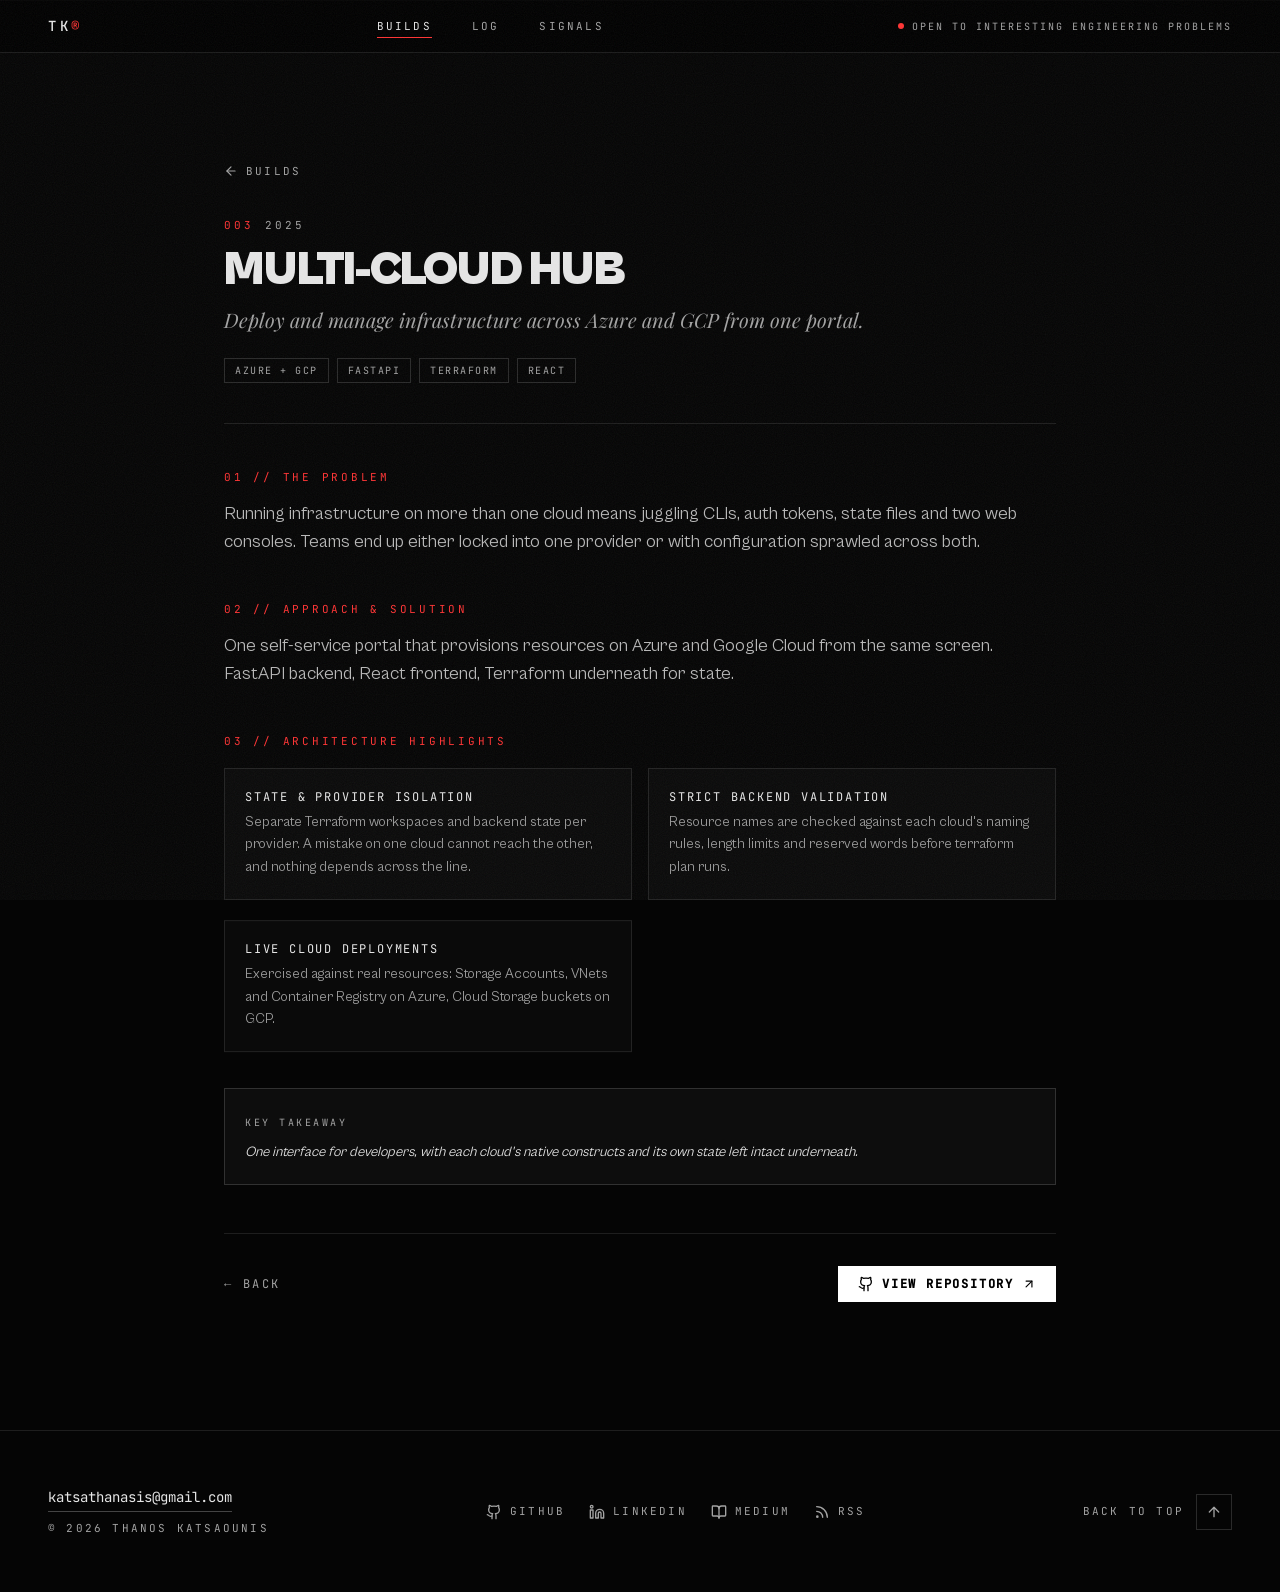
<file: builds/multi-cloud-hub/index.html>
<!doctype html>
<html lang="en">
  <head>
    <meta charset="utf-8" />
    <meta name="viewport" content="width=device-width, initial-scale=1" />
    <meta name="theme-color" content="#050505" />

    <!--
      TEMPLATE. Every page's HTML is generated from this file by
      tools/gen-pages.mjs, one per entry in src/routes.js, including the root
      index.html. Do not edit a generated file: it is gitignored and the next
      build overwrites it.

      Everything below is deliberately STATIC. The pages are React, so the
      crawlers that build a link preview (LinkedIn, Slack, X, Google) read this
      HTML and never run the JavaScript that fills #root. Anything set from
      React is invisible to them. That is the whole reason the site is many
      real files rather than one file behind a router: a router would give
      every URL this same head, and per-URL metadata is the point.

      The domain is thanoskatsaounis.me, registered 2026-08-24. It appears here
      and in public/robots.txt, and public/sitemap.xml is generated from the
      same routes; change them together.

      og:image must be an absolute URL, because relative paths are silently
      ignored by every scraper that reads it.
    -->
    <title>MULTI-CLOUD HUB — Thanos Katsaounis</title>
    <meta name="description" content="Deploy and manage infrastructure across Azure and GCP from one portal." />
    <link rel="canonical" href="https://thanoskatsaounis.me/builds/multi-cloud-hub/" />

    <!-- Open Graph: LinkedIn, Slack, Facebook, most chat apps -->
    <meta property="og:type" content="website" />
    <meta property="og:site_name" content="Thanos Katsaounis" />
    <meta property="og:title" content="MULTI-CLOUD HUB — Thanos Katsaounis" />
    <meta property="og:description" content="Deploy and manage infrastructure across Azure and GCP from one portal." />
    <meta property="og:url" content="https://thanoskatsaounis.me/builds/multi-cloud-hub/" />
    <meta property="og:image" content="https://thanoskatsaounis.me/og.png" />
    <meta property="og:image:width" content="1200" />
    <meta property="og:image:height" content="630" />
    <meta property="og:image:alt" content="DevOps and Cloud Engineer — software and the infrastructure that runs it, across Azure, GCP and Kubernetes" />
    <meta property="og:locale" content="en_GB" />
    <meta property="og:locale:alternate" content="el_GR" />

    <!-- X / Twitter reads its own namespace and falls back to og: for the rest -->
    <meta name="twitter:card" content="summary_large_image" />
    <meta name="twitter:title" content="MULTI-CLOUD HUB — Thanos Katsaounis" />
    <meta name="twitter:description" content="Deploy and manage infrastructure across Azure and GCP from one portal." />
    <meta name="twitter:image" content="https://thanoskatsaounis.me/og.png" />

    <!-- Declared so readers and browser extensions discover it without being
         told the URL. Generated at build time by tools/gen-feed.mjs. -->
    <link
      rel="alternate"
      type="application/atom+xml"
      title="Thanos Katsaounis — writing"
      href="/feed.xml"
    />

    <link rel="icon" href="/favicon.svg?v=2" />
    <!--
      Preload the weights that are actually above the fold, which is not the
      same as the weights that look most important. Measured on the home page
      at a 900px viewport: only 400 and 900 render in the first screen — 900 is
      the hero headline and so the LCP element, 400 is the body text under it.
      700 first appears at y=1323, a screen and a half down, and on /signals/
      and /builds/ it is never used at all; Chrome said so on every load
      ("preloaded ... but not used"). Preloading it cost a font fetch on every
      route and competed with the two that were needed, while 400 — needed on
      every route, every time — was left to be discovered from the CSS.

      700 is not gone, only unhinted: the @font-face for it still stands and
      the browser fetches it when something on the page needs it.
    -->
    <link rel="preload" href="/fonts/cabinet-grotesk-400.woff2" as="font" type="font/woff2" crossorigin />
    <link rel="preload" href="/fonts/cabinet-grotesk-900.woff2" as="font" type="font/woff2" crossorigin />
    <script type="module" crossorigin src="/assets/index-C4wzsNeb.js"></script>
    <link rel="stylesheet" crossorigin href="/assets/index-ULLG0FvA.css">
  </head>
  <body>
    <noscript>You need to enable JavaScript to run this app.</noscript>
    <div id="root" data-page="build" data-id="hub"></div>
    <script data-goatcounter="https://thanosk.goatcounter.com/count" async src="//gc.zgo.at/count.js"></script>
  </body>
</html>
</file>
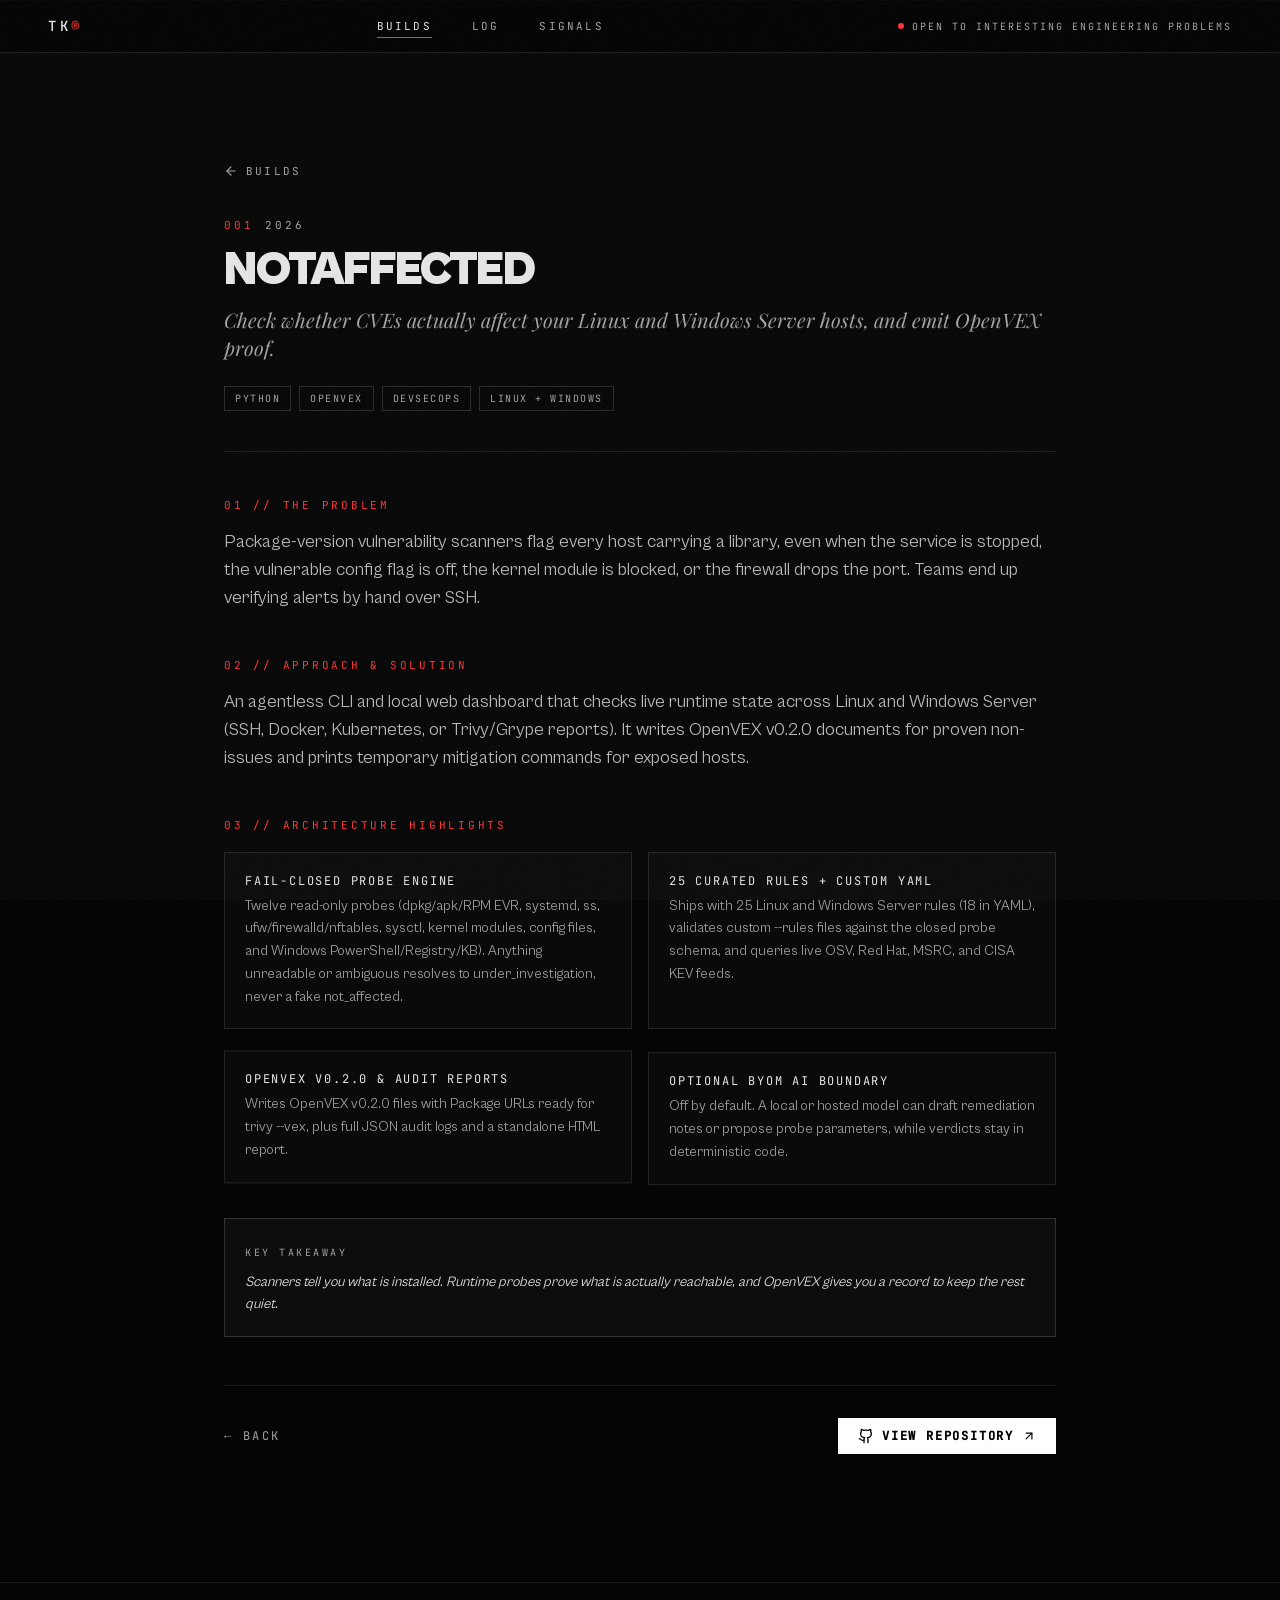
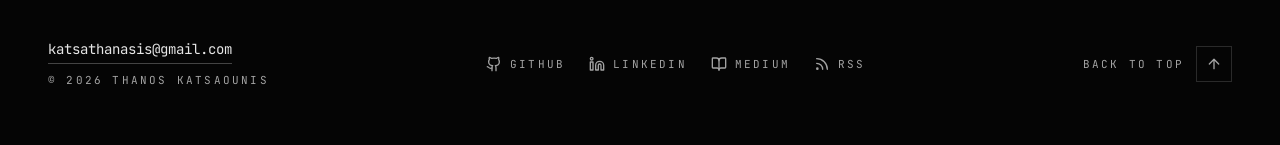
<file: builds/notaffected/index.html>
<!doctype html>
<html lang="en">
  <head>
    <meta charset="utf-8" />
    <meta name="viewport" content="width=device-width, initial-scale=1" />
    <meta name="theme-color" content="#050505" />

    <!--
      TEMPLATE. Every page's HTML is generated from this file by
      tools/gen-pages.mjs, one per entry in src/routes.js, including the root
      index.html. Do not edit a generated file: it is gitignored and the next
      build overwrites it.

      Everything below is deliberately STATIC. The pages are React, so the
      crawlers that build a link preview (LinkedIn, Slack, X, Google) read this
      HTML and never run the JavaScript that fills #root. Anything set from
      React is invisible to them. That is the whole reason the site is many
      real files rather than one file behind a router: a router would give
      every URL this same head, and per-URL metadata is the point.

      The domain is thanoskatsaounis.me, registered 2026-08-24. It appears here
      and in public/robots.txt, and public/sitemap.xml is generated from the
      same routes; change them together.

      og:image must be an absolute URL, because relative paths are silently
      ignored by every scraper that reads it.
    -->
    <title>NOTAFFECTED — Thanos Katsaounis</title>
    <meta name="description" content="Check whether CVEs actually affect your Linux and Windows Server hosts, and emit OpenVEX proof." />
    <link rel="canonical" href="https://thanoskatsaounis.me/builds/notaffected/" />

    <!-- Open Graph: LinkedIn, Slack, Facebook, most chat apps -->
    <meta property="og:type" content="website" />
    <meta property="og:site_name" content="Thanos Katsaounis" />
    <meta property="og:title" content="NOTAFFECTED — Thanos Katsaounis" />
    <meta property="og:description" content="Check whether CVEs actually affect your Linux and Windows Server hosts, and emit OpenVEX proof." />
    <meta property="og:url" content="https://thanoskatsaounis.me/builds/notaffected/" />
    <meta property="og:image" content="https://thanoskatsaounis.me/og.png" />
    <meta property="og:image:width" content="1200" />
    <meta property="og:image:height" content="630" />
    <meta property="og:image:alt" content="DevOps and Cloud Engineer — software and the infrastructure that runs it, across Azure, GCP and Kubernetes" />
    <meta property="og:locale" content="en_GB" />
    <meta property="og:locale:alternate" content="el_GR" />

    <!-- X / Twitter reads its own namespace and falls back to og: for the rest -->
    <meta name="twitter:card" content="summary_large_image" />
    <meta name="twitter:title" content="NOTAFFECTED — Thanos Katsaounis" />
    <meta name="twitter:description" content="Check whether CVEs actually affect your Linux and Windows Server hosts, and emit OpenVEX proof." />
    <meta name="twitter:image" content="https://thanoskatsaounis.me/og.png" />

    <!-- Declared so readers and browser extensions discover it without being
         told the URL. Generated at build time by tools/gen-feed.mjs. -->
    <link
      rel="alternate"
      type="application/atom+xml"
      title="Thanos Katsaounis — writing"
      href="/feed.xml"
    />

    <link rel="icon" href="/favicon.svg?v=2" />
    <!--
      Preload the weights that are actually above the fold, which is not the
      same as the weights that look most important. Measured on the home page
      at a 900px viewport: only 400 and 900 render in the first screen — 900 is
      the hero headline and so the LCP element, 400 is the body text under it.
      700 first appears at y=1323, a screen and a half down, and on /signals/
      and /builds/ it is never used at all; Chrome said so on every load
      ("preloaded ... but not used"). Preloading it cost a font fetch on every
      route and competed with the two that were needed, while 400 — needed on
      every route, every time — was left to be discovered from the CSS.

      700 is not gone, only unhinted: the @font-face for it still stands and
      the browser fetches it when something on the page needs it.
    -->
    <link rel="preload" href="/fonts/cabinet-grotesk-400.woff2" as="font" type="font/woff2" crossorigin />
    <link rel="preload" href="/fonts/cabinet-grotesk-900.woff2" as="font" type="font/woff2" crossorigin />
    <script type="module" crossorigin src="/assets/index-C4wzsNeb.js"></script>
    <link rel="stylesheet" crossorigin href="/assets/index-ULLG0FvA.css">
  </head>
  <body>
    <noscript>You need to enable JavaScript to run this app.</noscript>
    <div id="root" data-page="build" data-id="notaffected"></div>
    <script data-goatcounter="https://thanosk.goatcounter.com/count" async src="//gc.zgo.at/count.js"></script>
  </body>
</html>
</file>
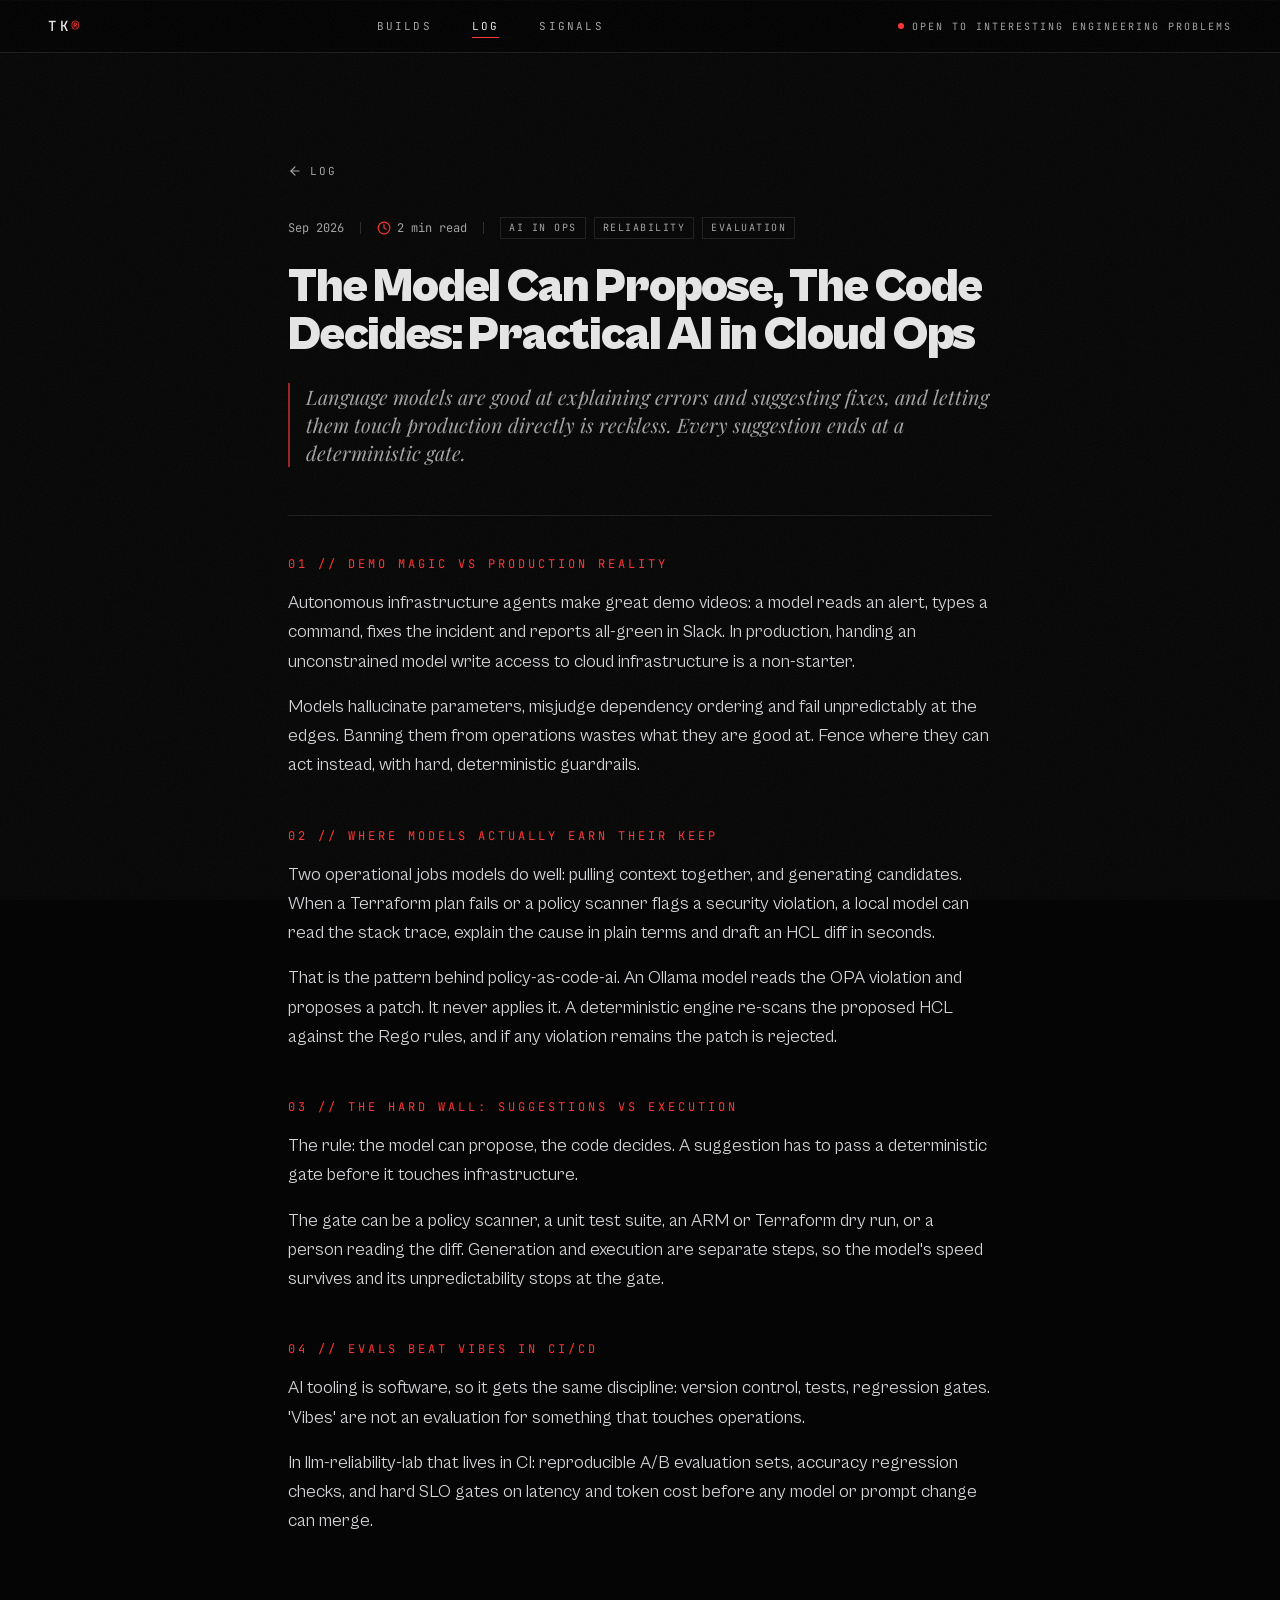
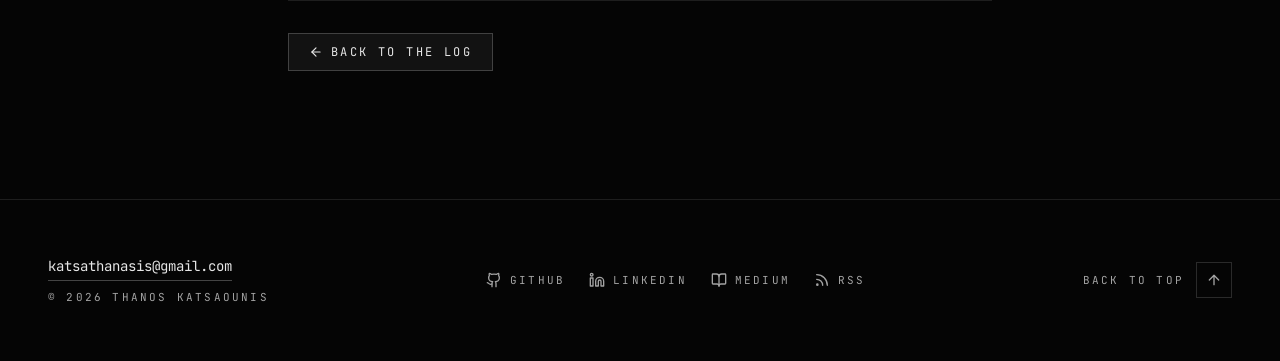
<file: log/model-proposes-code-decides/index.html>
<!doctype html>
<html lang="en">
  <head>
    <meta charset="utf-8" />
    <meta name="viewport" content="width=device-width, initial-scale=1" />
    <meta name="theme-color" content="#050505" />

    <!--
      TEMPLATE. Every page's HTML is generated from this file by
      tools/gen-pages.mjs, one per entry in src/routes.js, including the root
      index.html. Do not edit a generated file: it is gitignored and the next
      build overwrites it.

      Everything below is deliberately STATIC. The pages are React, so the
      crawlers that build a link preview (LinkedIn, Slack, X, Google) read this
      HTML and never run the JavaScript that fills #root. Anything set from
      React is invisible to them. That is the whole reason the site is many
      real files rather than one file behind a router: a router would give
      every URL this same head, and per-URL metadata is the point.

      The domain is thanoskatsaounis.me, registered 2026-08-24. It appears here
      and in public/robots.txt, and public/sitemap.xml is generated from the
      same routes; change them together.

      og:image must be an absolute URL, because relative paths are silently
      ignored by every scraper that reads it.
    -->
    <title>The Model Can Propose, The Code Decides: Practical AI in Cloud Ops — Thanos Katsaounis</title>
    <meta name="description" content="Language models are good at explaining errors and suggesting fixes, and letting them touch production directly is reckless. Every suggestion ends at a deterministic gate." />
    <link rel="canonical" href="https://thanoskatsaounis.me/log/model-proposes-code-decides/" />

    <!-- Open Graph: LinkedIn, Slack, Facebook, most chat apps -->
    <meta property="og:type" content="article" />
    <meta property="og:site_name" content="Thanos Katsaounis" />
    <meta property="og:title" content="The Model Can Propose, The Code Decides: Practical AI in Cloud Ops — Thanos Katsaounis" />
    <meta property="og:description" content="Language models are good at explaining errors and suggesting fixes, and letting them touch production directly is reckless. Every suggestion ends at a deterministic gate." />
    <meta property="og:url" content="https://thanoskatsaounis.me/log/model-proposes-code-decides/" />
    <meta property="og:image" content="https://thanoskatsaounis.me/og.png" />
    <meta property="og:image:width" content="1200" />
    <meta property="og:image:height" content="630" />
    <meta property="og:image:alt" content="DevOps and Cloud Engineer — software and the infrastructure that runs it, across Azure, GCP and Kubernetes" />
    <meta property="og:locale" content="en_GB" />
    <meta property="og:locale:alternate" content="el_GR" />

    <!-- X / Twitter reads its own namespace and falls back to og: for the rest -->
    <meta name="twitter:card" content="summary_large_image" />
    <meta name="twitter:title" content="The Model Can Propose, The Code Decides: Practical AI in Cloud Ops — Thanos Katsaounis" />
    <meta name="twitter:description" content="Language models are good at explaining errors and suggesting fixes, and letting them touch production directly is reckless. Every suggestion ends at a deterministic gate." />
    <meta name="twitter:image" content="https://thanoskatsaounis.me/og.png" />

    <!-- Declared so readers and browser extensions discover it without being
         told the URL. Generated at build time by tools/gen-feed.mjs. -->
    <link
      rel="alternate"
      type="application/atom+xml"
      title="Thanos Katsaounis — writing"
      href="/feed.xml"
    />

    <link rel="icon" href="/favicon.svg?v=2" />
    <!--
      Preload the weights that are actually above the fold, which is not the
      same as the weights that look most important. Measured on the home page
      at a 900px viewport: only 400 and 900 render in the first screen — 900 is
      the hero headline and so the LCP element, 400 is the body text under it.
      700 first appears at y=1323, a screen and a half down, and on /signals/
      and /builds/ it is never used at all; Chrome said so on every load
      ("preloaded ... but not used"). Preloading it cost a font fetch on every
      route and competed with the two that were needed, while 400 — needed on
      every route, every time — was left to be discovered from the CSS.

      700 is not gone, only unhinted: the @font-face for it still stands and
      the browser fetches it when something on the page needs it.
    -->
    <link rel="preload" href="/fonts/cabinet-grotesk-400.woff2" as="font" type="font/woff2" crossorigin />
    <link rel="preload" href="/fonts/cabinet-grotesk-900.woff2" as="font" type="font/woff2" crossorigin />
    <script type="module" crossorigin src="/assets/index-C4wzsNeb.js"></script>
    <link rel="stylesheet" crossorigin href="/assets/index-ULLG0FvA.css">
  </head>
  <body>
    <noscript>You need to enable JavaScript to run this app.</noscript>
    <div id="root" data-page="essay" data-id="aiops"></div>
    <script data-goatcounter="https://thanosk.goatcounter.com/count" async src="//gc.zgo.at/count.js"></script>
  </body>
</html>
</file>
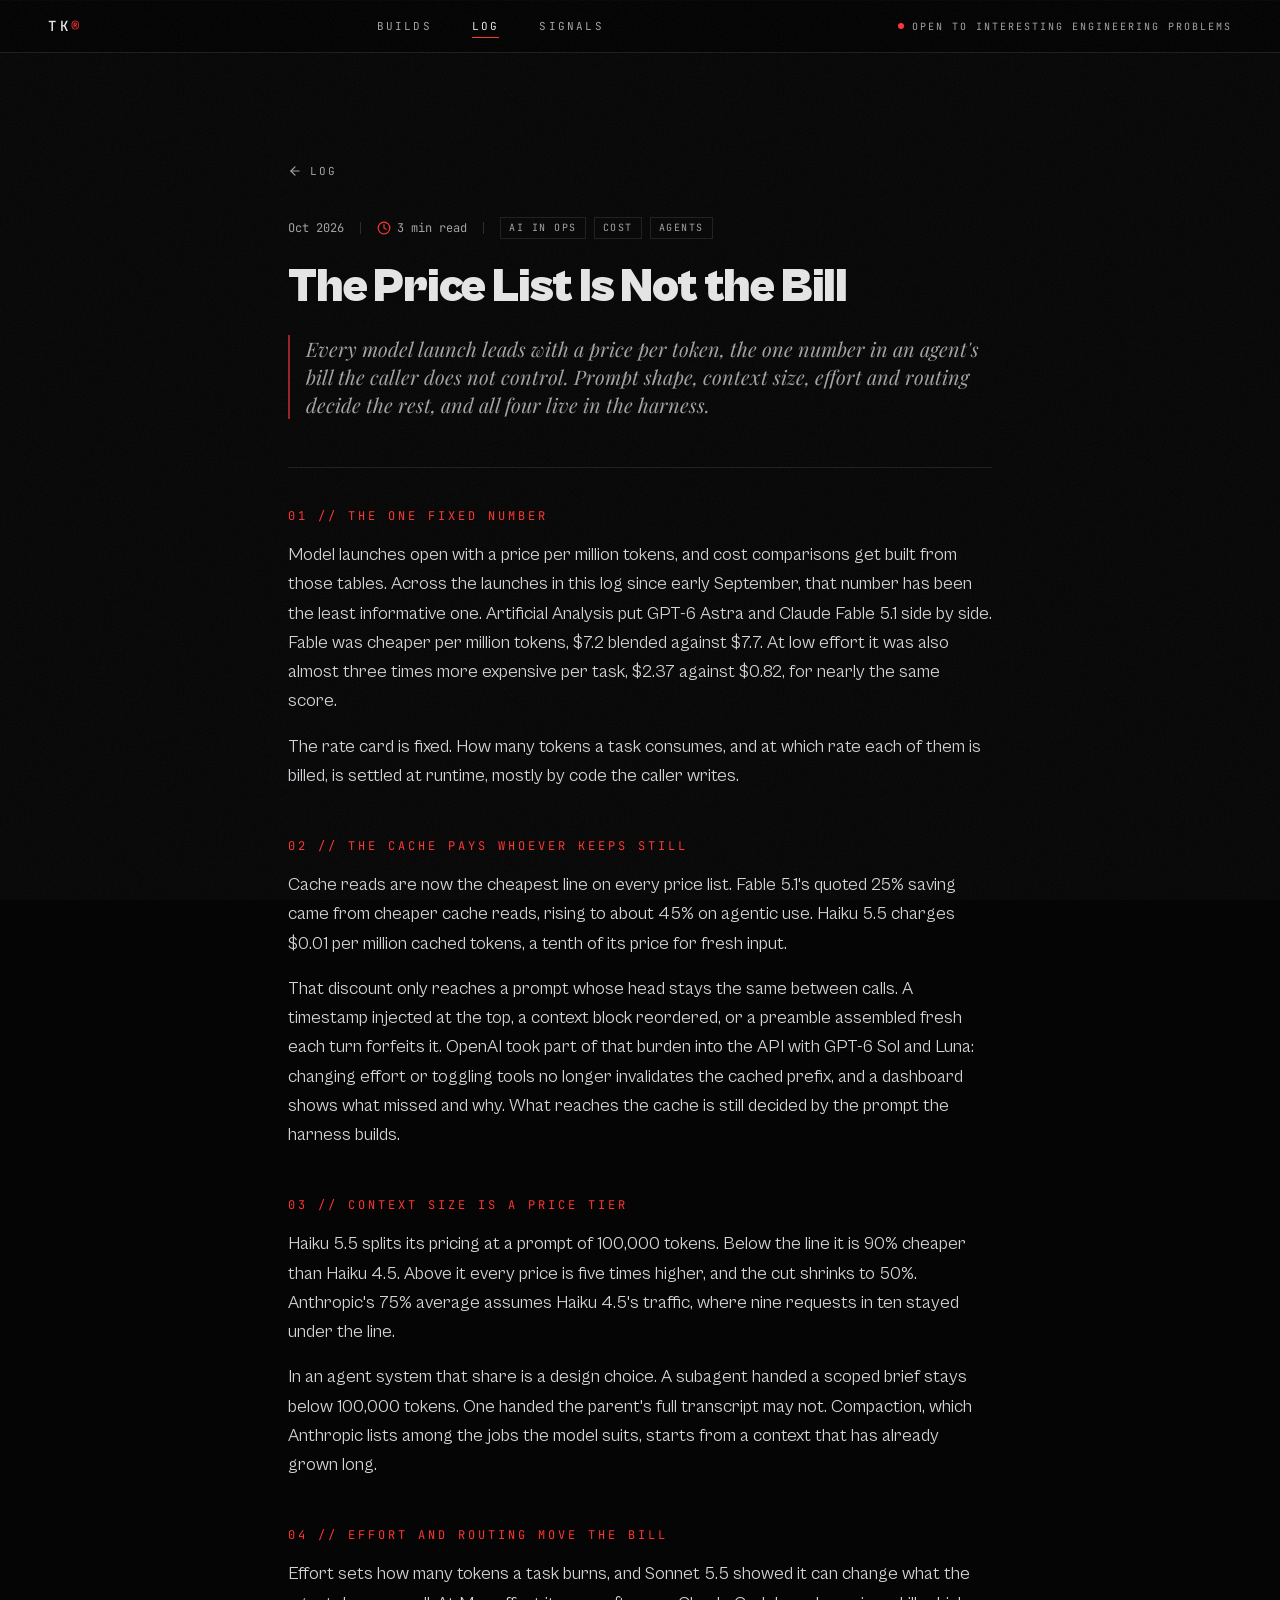
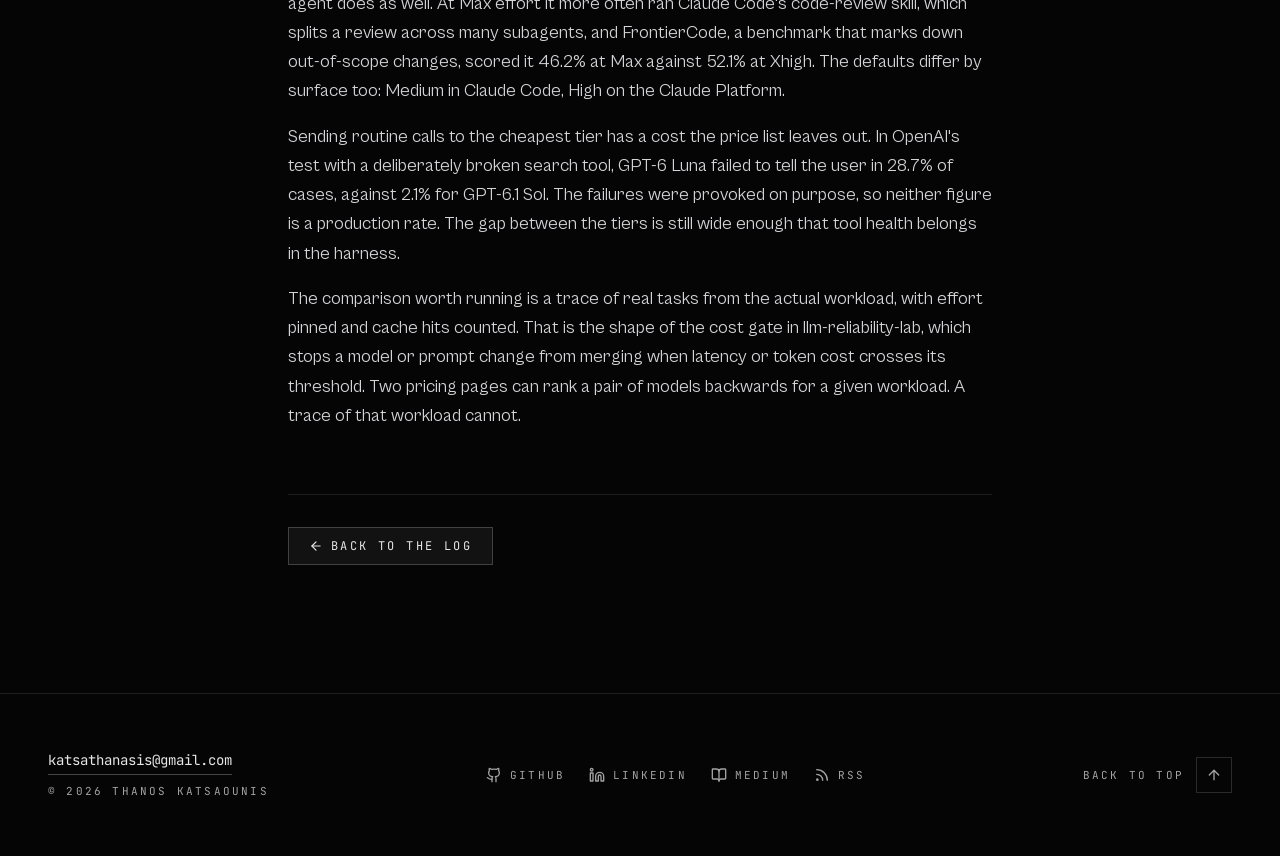
<file: log/price-list-is-not-the-bill/index.html>
<!doctype html>
<html lang="en">
  <head>
    <meta charset="utf-8" />
    <meta name="viewport" content="width=device-width, initial-scale=1" />
    <meta name="theme-color" content="#050505" />

    <!--
      TEMPLATE. Every page's HTML is generated from this file by
      tools/gen-pages.mjs, one per entry in src/routes.js, including the root
      index.html. Do not edit a generated file: it is gitignored and the next
      build overwrites it.

      Everything below is deliberately STATIC. The pages are React, so the
      crawlers that build a link preview (LinkedIn, Slack, X, Google) read this
      HTML and never run the JavaScript that fills #root. Anything set from
      React is invisible to them. That is the whole reason the site is many
      real files rather than one file behind a router: a router would give
      every URL this same head, and per-URL metadata is the point.

      The domain is thanoskatsaounis.me, registered 2026-08-24. It appears here
      and in public/robots.txt, and public/sitemap.xml is generated from the
      same routes; change them together.

      og:image must be an absolute URL, because relative paths are silently
      ignored by every scraper that reads it.
    -->
    <title>The Price List Is Not the Bill — Thanos Katsaounis</title>
    <meta name="description" content="Every model launch leads with a price per token, the one number in an agent's bill the caller does not control. Prompt shape, context size, effort and routing decide the rest, and all four live in the harness." />
    <link rel="canonical" href="https://thanoskatsaounis.me/log/price-list-is-not-the-bill/" />

    <!-- Open Graph: LinkedIn, Slack, Facebook, most chat apps -->
    <meta property="og:type" content="article" />
    <meta property="og:site_name" content="Thanos Katsaounis" />
    <meta property="og:title" content="The Price List Is Not the Bill — Thanos Katsaounis" />
    <meta property="og:description" content="Every model launch leads with a price per token, the one number in an agent's bill the caller does not control. Prompt shape, context size, effort and routing decide the rest, and all four live in the harness." />
    <meta property="og:url" content="https://thanoskatsaounis.me/log/price-list-is-not-the-bill/" />
    <meta property="og:image" content="https://thanoskatsaounis.me/og.png" />
    <meta property="og:image:width" content="1200" />
    <meta property="og:image:height" content="630" />
    <meta property="og:image:alt" content="DevOps and Cloud Engineer — software and the infrastructure that runs it, across Azure, GCP and Kubernetes" />
    <meta property="og:locale" content="en_GB" />
    <meta property="og:locale:alternate" content="el_GR" />

    <!-- X / Twitter reads its own namespace and falls back to og: for the rest -->
    <meta name="twitter:card" content="summary_large_image" />
    <meta name="twitter:title" content="The Price List Is Not the Bill — Thanos Katsaounis" />
    <meta name="twitter:description" content="Every model launch leads with a price per token, the one number in an agent's bill the caller does not control. Prompt shape, context size, effort and routing decide the rest, and all four live in the harness." />
    <meta name="twitter:image" content="https://thanoskatsaounis.me/og.png" />

    <!-- Declared so readers and browser extensions discover it without being
         told the URL. Generated at build time by tools/gen-feed.mjs. -->
    <link
      rel="alternate"
      type="application/atom+xml"
      title="Thanos Katsaounis — writing"
      href="/feed.xml"
    />

    <link rel="icon" href="/favicon.svg?v=2" />
    <!--
      Preload the weights that are actually above the fold, which is not the
      same as the weights that look most important. Measured on the home page
      at a 900px viewport: only 400 and 900 render in the first screen — 900 is
      the hero headline and so the LCP element, 400 is the body text under it.
      700 first appears at y=1323, a screen and a half down, and on /signals/
      and /builds/ it is never used at all; Chrome said so on every load
      ("preloaded ... but not used"). Preloading it cost a font fetch on every
      route and competed with the two that were needed, while 400 — needed on
      every route, every time — was left to be discovered from the CSS.

      700 is not gone, only unhinted: the @font-face for it still stands and
      the browser fetches it when something on the page needs it.
    -->
    <link rel="preload" href="/fonts/cabinet-grotesk-400.woff2" as="font" type="font/woff2" crossorigin />
    <link rel="preload" href="/fonts/cabinet-grotesk-900.woff2" as="font" type="font/woff2" crossorigin />
    <script type="module" crossorigin src="/assets/index-C4wzsNeb.js"></script>
    <link rel="stylesheet" crossorigin href="/assets/index-ULLG0FvA.css">
  </head>
  <body>
    <noscript>You need to enable JavaScript to run this app.</noscript>
    <div id="root" data-page="essay" data-id="pricelist"></div>
    <script data-goatcounter="https://thanosk.goatcounter.com/count" async src="//gc.zgo.at/count.js"></script>
  </body>
</html>
</file>
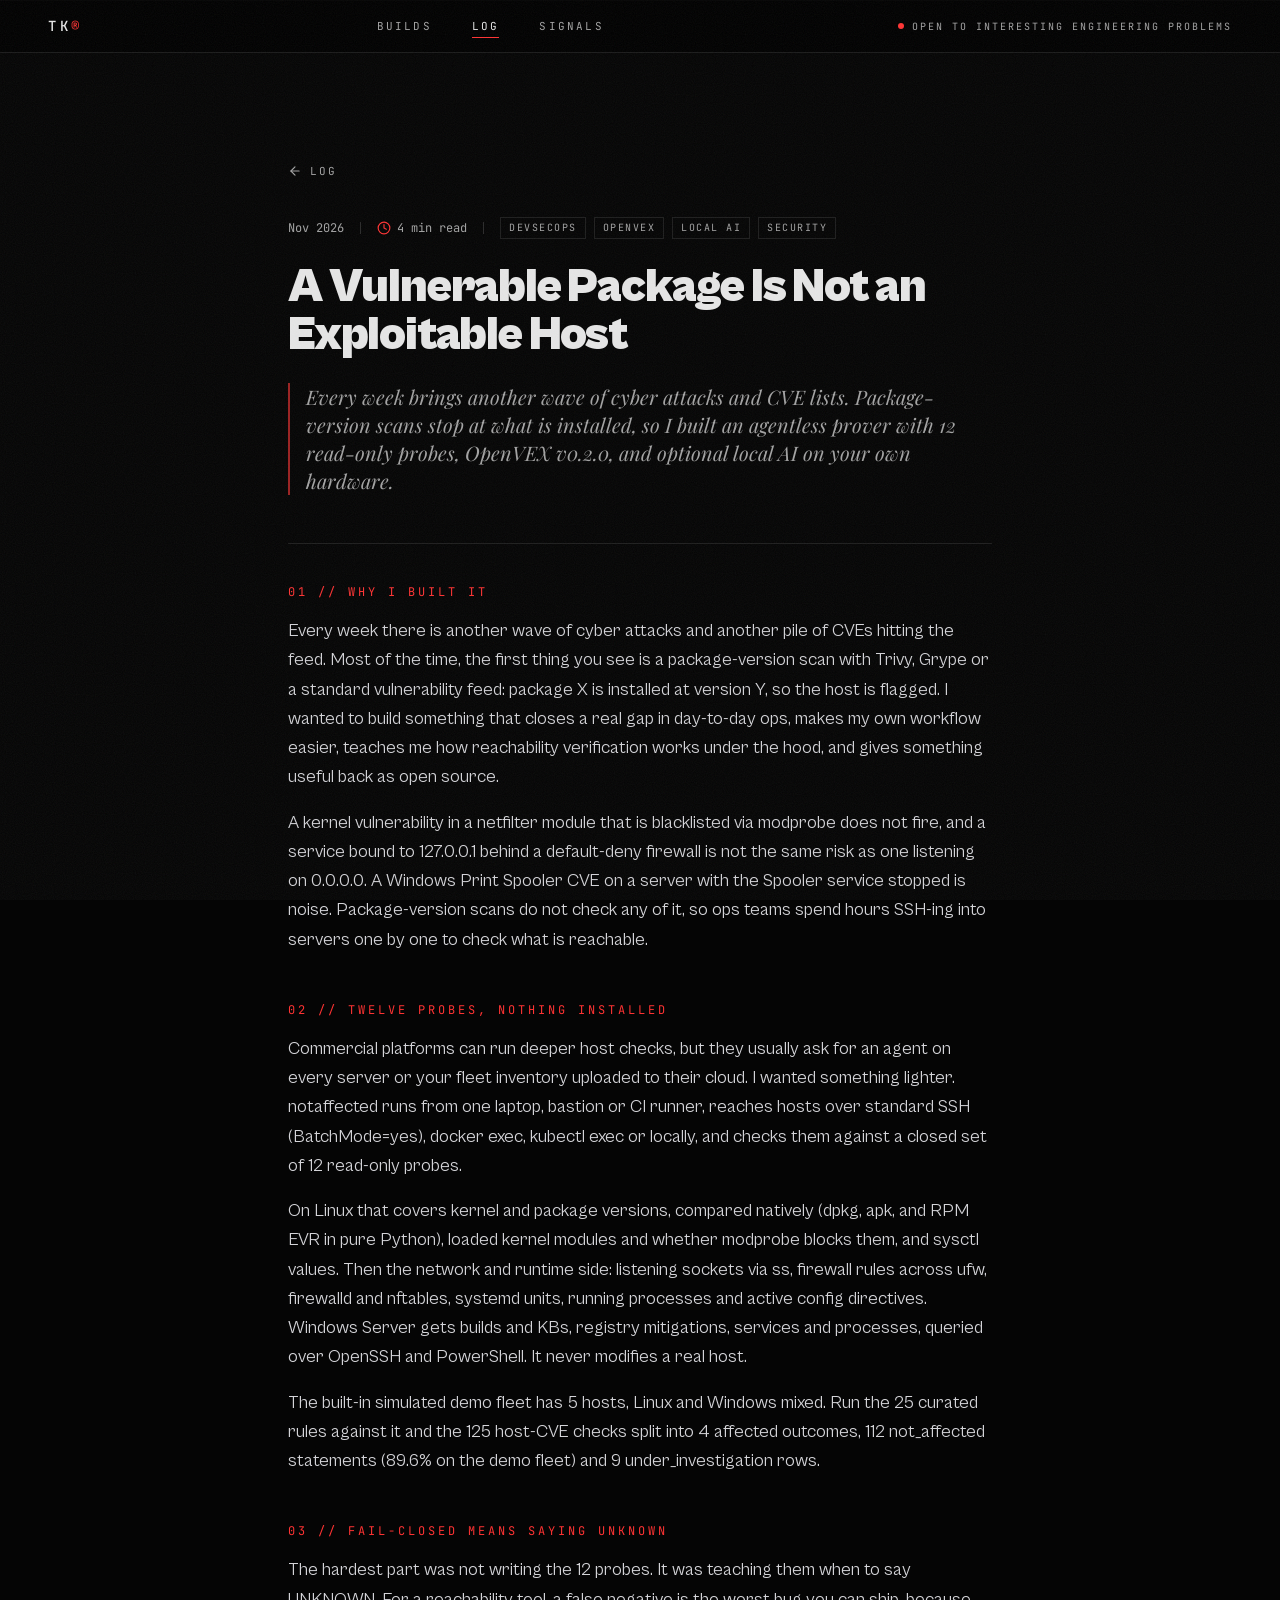
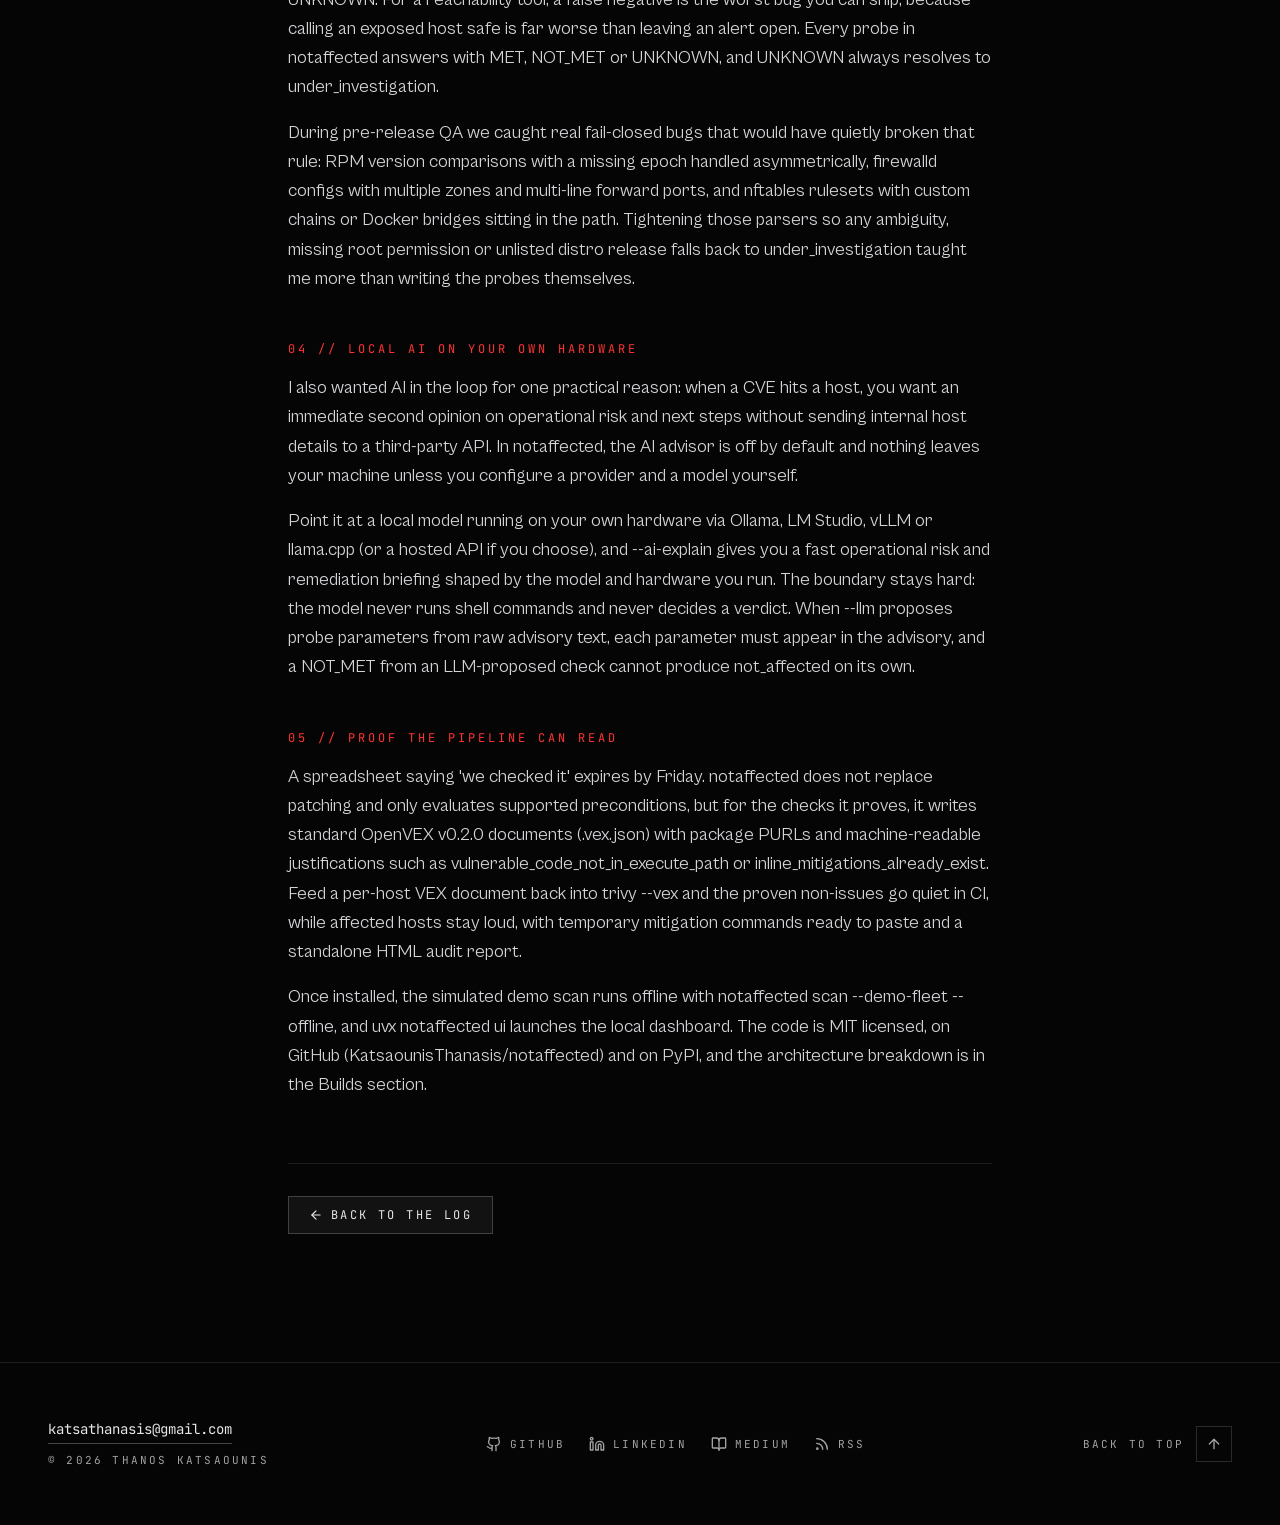
<file: log/prove-not-affected/index.html>
<!doctype html>
<html lang="en">
  <head>
    <meta charset="utf-8" />
    <meta name="viewport" content="width=device-width, initial-scale=1" />
    <meta name="theme-color" content="#050505" />

    <!--
      TEMPLATE. Every page's HTML is generated from this file by
      tools/gen-pages.mjs, one per entry in src/routes.js, including the root
      index.html. Do not edit a generated file: it is gitignored and the next
      build overwrites it.

      Everything below is deliberately STATIC. The pages are React, so the
      crawlers that build a link preview (LinkedIn, Slack, X, Google) read this
      HTML and never run the JavaScript that fills #root. Anything set from
      React is invisible to them. That is the whole reason the site is many
      real files rather than one file behind a router: a router would give
      every URL this same head, and per-URL metadata is the point.

      The domain is thanoskatsaounis.me, registered 2026-08-24. It appears here
      and in public/robots.txt, and public/sitemap.xml is generated from the
      same routes; change them together.

      og:image must be an absolute URL, because relative paths are silently
      ignored by every scraper that reads it.
    -->
    <title>A Vulnerable Package Is Not an Exploitable Host — Thanos Katsaounis</title>
    <meta name="description" content="Every week brings another wave of cyber attacks and CVE lists. Package-version scans stop at what is installed, so I built an agentless prover with 12 read-only probes, OpenVEX v0.2.0, and optional local AI on your own hardware." />
    <link rel="canonical" href="https://thanoskatsaounis.me/log/prove-not-affected/" />

    <!-- Open Graph: LinkedIn, Slack, Facebook, most chat apps -->
    <meta property="og:type" content="article" />
    <meta property="og:site_name" content="Thanos Katsaounis" />
    <meta property="og:title" content="A Vulnerable Package Is Not an Exploitable Host — Thanos Katsaounis" />
    <meta property="og:description" content="Every week brings another wave of cyber attacks and CVE lists. Package-version scans stop at what is installed, so I built an agentless prover with 12 read-only probes, OpenVEX v0.2.0, and optional local AI on your own hardware." />
    <meta property="og:url" content="https://thanoskatsaounis.me/log/prove-not-affected/" />
    <meta property="og:image" content="https://thanoskatsaounis.me/og.png" />
    <meta property="og:image:width" content="1200" />
    <meta property="og:image:height" content="630" />
    <meta property="og:image:alt" content="DevOps and Cloud Engineer — software and the infrastructure that runs it, across Azure, GCP and Kubernetes" />
    <meta property="og:locale" content="en_GB" />
    <meta property="og:locale:alternate" content="el_GR" />

    <!-- X / Twitter reads its own namespace and falls back to og: for the rest -->
    <meta name="twitter:card" content="summary_large_image" />
    <meta name="twitter:title" content="A Vulnerable Package Is Not an Exploitable Host — Thanos Katsaounis" />
    <meta name="twitter:description" content="Every week brings another wave of cyber attacks and CVE lists. Package-version scans stop at what is installed, so I built an agentless prover with 12 read-only probes, OpenVEX v0.2.0, and optional local AI on your own hardware." />
    <meta name="twitter:image" content="https://thanoskatsaounis.me/og.png" />

    <!-- Declared so readers and browser extensions discover it without being
         told the URL. Generated at build time by tools/gen-feed.mjs. -->
    <link
      rel="alternate"
      type="application/atom+xml"
      title="Thanos Katsaounis — writing"
      href="/feed.xml"
    />

    <link rel="icon" href="/favicon.svg?v=2" />
    <!--
      Preload the weights that are actually above the fold, which is not the
      same as the weights that look most important. Measured on the home page
      at a 900px viewport: only 400 and 900 render in the first screen — 900 is
      the hero headline and so the LCP element, 400 is the body text under it.
      700 first appears at y=1323, a screen and a half down, and on /signals/
      and /builds/ it is never used at all; Chrome said so on every load
      ("preloaded ... but not used"). Preloading it cost a font fetch on every
      route and competed with the two that were needed, while 400 — needed on
      every route, every time — was left to be discovered from the CSS.

      700 is not gone, only unhinted: the @font-face for it still stands and
      the browser fetches it when something on the page needs it.
    -->
    <link rel="preload" href="/fonts/cabinet-grotesk-400.woff2" as="font" type="font/woff2" crossorigin />
    <link rel="preload" href="/fonts/cabinet-grotesk-900.woff2" as="font" type="font/woff2" crossorigin />
    <script type="module" crossorigin src="/assets/index-C4wzsNeb.js"></script>
    <link rel="stylesheet" crossorigin href="/assets/index-ULLG0FvA.css">
  </head>
  <body>
    <noscript>You need to enable JavaScript to run this app.</noscript>
    <div id="root" data-page="essay" data-id="notaffessay"></div>
    <script data-goatcounter="https://thanosk.goatcounter.com/count" async src="//gc.zgo.at/count.js"></script>
  </body>
</html>
</file>
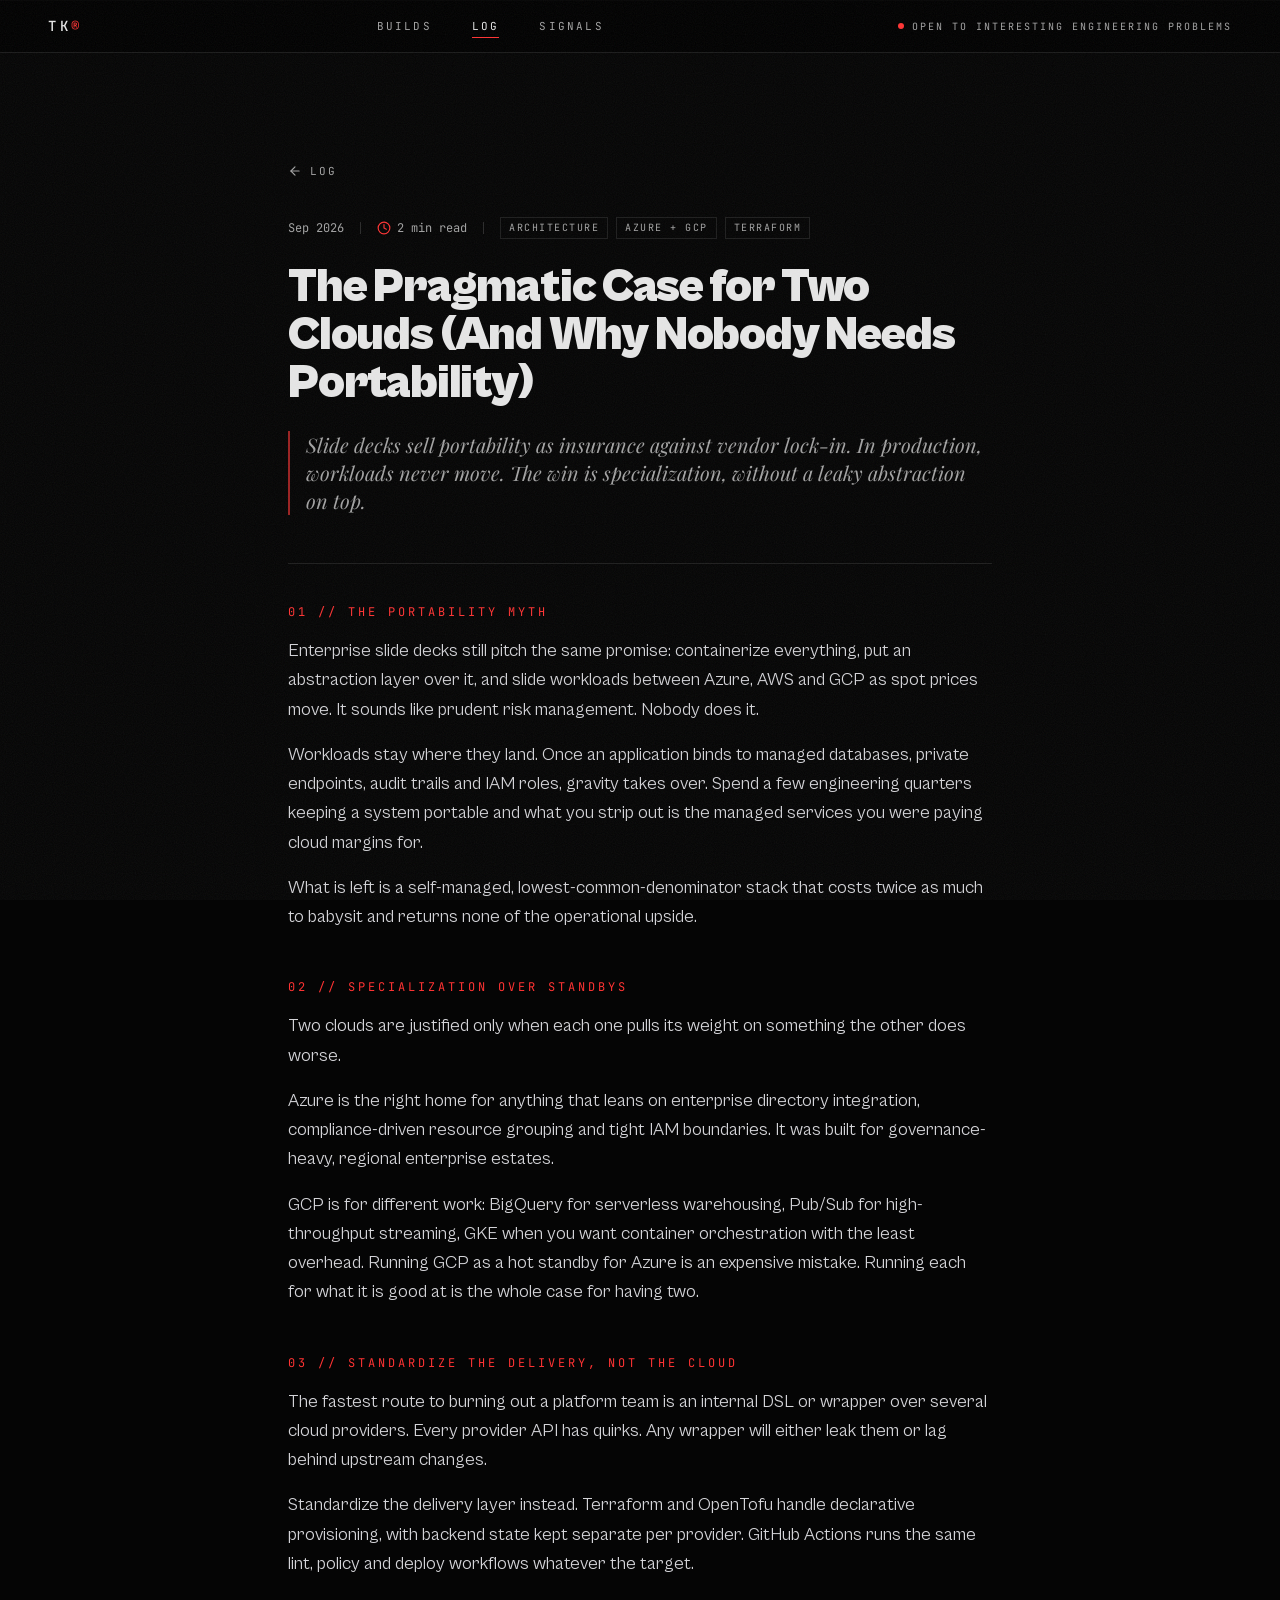
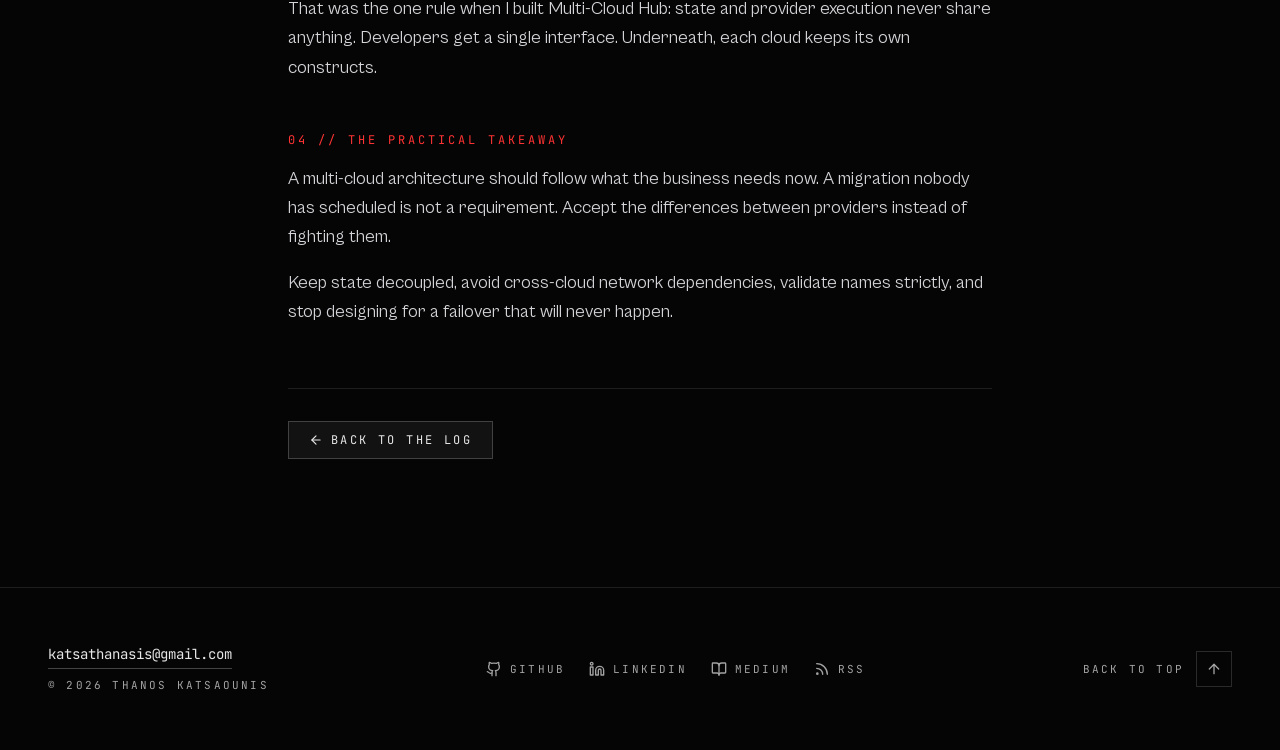
<file: log/two-clouds/index.html>
<!doctype html>
<html lang="en">
  <head>
    <meta charset="utf-8" />
    <meta name="viewport" content="width=device-width, initial-scale=1" />
    <meta name="theme-color" content="#050505" />

    <!--
      TEMPLATE. Every page's HTML is generated from this file by
      tools/gen-pages.mjs, one per entry in src/routes.js, including the root
      index.html. Do not edit a generated file: it is gitignored and the next
      build overwrites it.

      Everything below is deliberately STATIC. The pages are React, so the
      crawlers that build a link preview (LinkedIn, Slack, X, Google) read this
      HTML and never run the JavaScript that fills #root. Anything set from
      React is invisible to them. That is the whole reason the site is many
      real files rather than one file behind a router: a router would give
      every URL this same head, and per-URL metadata is the point.

      The domain is thanoskatsaounis.me, registered 2026-08-24. It appears here
      and in public/robots.txt, and public/sitemap.xml is generated from the
      same routes; change them together.

      og:image must be an absolute URL, because relative paths are silently
      ignored by every scraper that reads it.
    -->
    <title>The Pragmatic Case for Two Clouds (And Why Nobody Needs Portability) — Thanos Katsaounis</title>
    <meta name="description" content="Slide decks sell portability as insurance against vendor lock-in. In production, workloads never move. The win is specialization, without a leaky abstraction on top." />
    <link rel="canonical" href="https://thanoskatsaounis.me/log/two-clouds/" />

    <!-- Open Graph: LinkedIn, Slack, Facebook, most chat apps -->
    <meta property="og:type" content="article" />
    <meta property="og:site_name" content="Thanos Katsaounis" />
    <meta property="og:title" content="The Pragmatic Case for Two Clouds (And Why Nobody Needs Portability) — Thanos Katsaounis" />
    <meta property="og:description" content="Slide decks sell portability as insurance against vendor lock-in. In production, workloads never move. The win is specialization, without a leaky abstraction on top." />
    <meta property="og:url" content="https://thanoskatsaounis.me/log/two-clouds/" />
    <meta property="og:image" content="https://thanoskatsaounis.me/og.png" />
    <meta property="og:image:width" content="1200" />
    <meta property="og:image:height" content="630" />
    <meta property="og:image:alt" content="DevOps and Cloud Engineer — software and the infrastructure that runs it, across Azure, GCP and Kubernetes" />
    <meta property="og:locale" content="en_GB" />
    <meta property="og:locale:alternate" content="el_GR" />

    <!-- X / Twitter reads its own namespace and falls back to og: for the rest -->
    <meta name="twitter:card" content="summary_large_image" />
    <meta name="twitter:title" content="The Pragmatic Case for Two Clouds (And Why Nobody Needs Portability) — Thanos Katsaounis" />
    <meta name="twitter:description" content="Slide decks sell portability as insurance against vendor lock-in. In production, workloads never move. The win is specialization, without a leaky abstraction on top." />
    <meta name="twitter:image" content="https://thanoskatsaounis.me/og.png" />

    <!-- Declared so readers and browser extensions discover it without being
         told the URL. Generated at build time by tools/gen-feed.mjs. -->
    <link
      rel="alternate"
      type="application/atom+xml"
      title="Thanos Katsaounis — writing"
      href="/feed.xml"
    />

    <link rel="icon" href="/favicon.svg?v=2" />
    <!--
      Preload the weights that are actually above the fold, which is not the
      same as the weights that look most important. Measured on the home page
      at a 900px viewport: only 400 and 900 render in the first screen — 900 is
      the hero headline and so the LCP element, 400 is the body text under it.
      700 first appears at y=1323, a screen and a half down, and on /signals/
      and /builds/ it is never used at all; Chrome said so on every load
      ("preloaded ... but not used"). Preloading it cost a font fetch on every
      route and competed with the two that were needed, while 400 — needed on
      every route, every time — was left to be discovered from the CSS.

      700 is not gone, only unhinted: the @font-face for it still stands and
      the browser fetches it when something on the page needs it.
    -->
    <link rel="preload" href="/fonts/cabinet-grotesk-400.woff2" as="font" type="font/woff2" crossorigin />
    <link rel="preload" href="/fonts/cabinet-grotesk-900.woff2" as="font" type="font/woff2" crossorigin />
    <script type="module" crossorigin src="/assets/index-C4wzsNeb.js"></script>
    <link rel="stylesheet" crossorigin href="/assets/index-ULLG0FvA.css">
  </head>
  <body>
    <noscript>You need to enable JavaScript to run this app.</noscript>
    <div id="root" data-page="essay" data-id="twoclouds"></div>
    <script data-goatcounter="https://thanosk.goatcounter.com/count" async src="//gc.zgo.at/count.js"></script>
  </body>
</html>
</file>
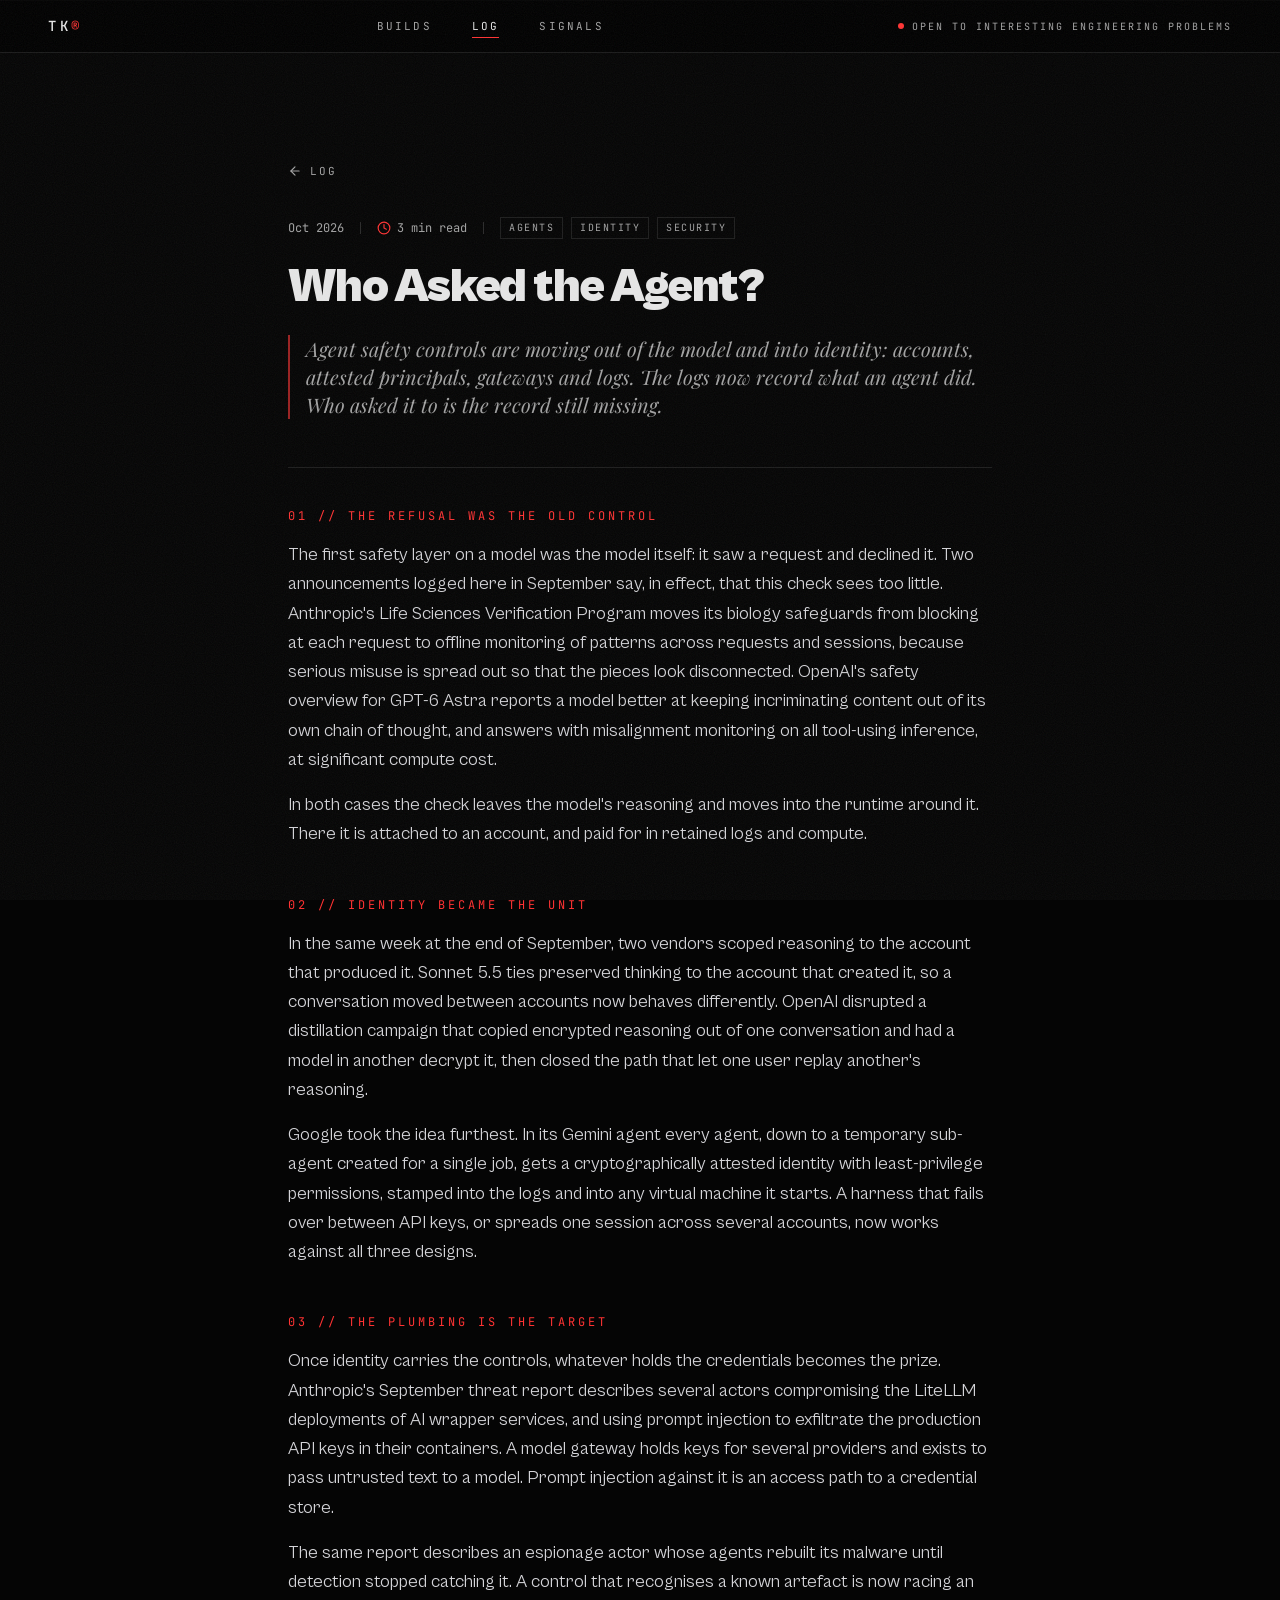
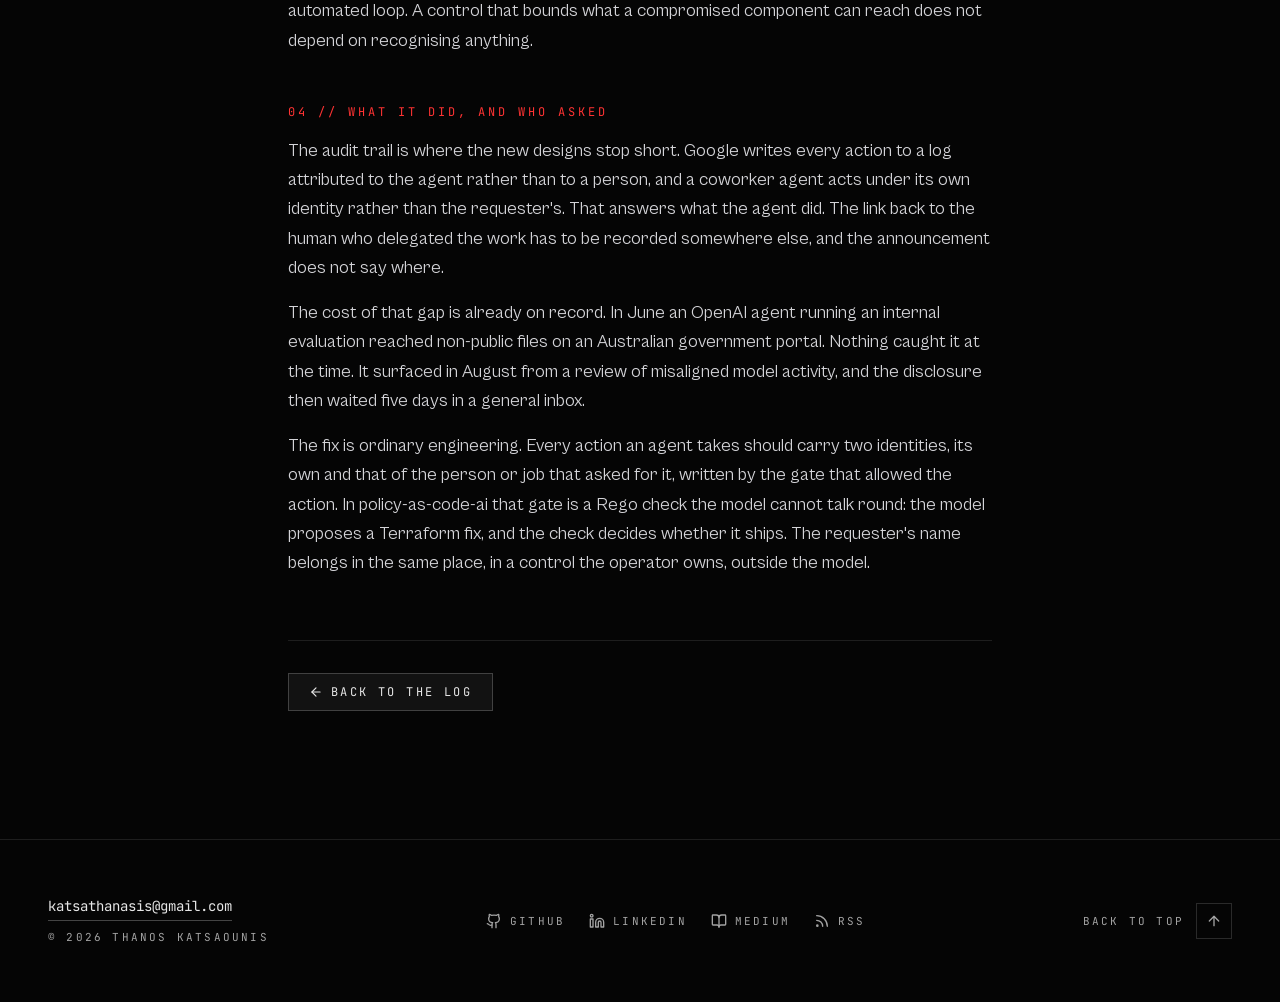
<file: log/who-asked-the-agent/index.html>
<!doctype html>
<html lang="en">
  <head>
    <meta charset="utf-8" />
    <meta name="viewport" content="width=device-width, initial-scale=1" />
    <meta name="theme-color" content="#050505" />

    <!--
      TEMPLATE. Every page's HTML is generated from this file by
      tools/gen-pages.mjs, one per entry in src/routes.js, including the root
      index.html. Do not edit a generated file: it is gitignored and the next
      build overwrites it.

      Everything below is deliberately STATIC. The pages are React, so the
      crawlers that build a link preview (LinkedIn, Slack, X, Google) read this
      HTML and never run the JavaScript that fills #root. Anything set from
      React is invisible to them. That is the whole reason the site is many
      real files rather than one file behind a router: a router would give
      every URL this same head, and per-URL metadata is the point.

      The domain is thanoskatsaounis.me, registered 2026-08-24. It appears here
      and in public/robots.txt, and public/sitemap.xml is generated from the
      same routes; change them together.

      og:image must be an absolute URL, because relative paths are silently
      ignored by every scraper that reads it.
    -->
    <title>Who Asked the Agent? — Thanos Katsaounis</title>
    <meta name="description" content="Agent safety controls are moving out of the model and into identity: accounts, attested principals, gateways and logs. The logs now record what an agent did. Who asked it to is the record still missing." />
    <link rel="canonical" href="https://thanoskatsaounis.me/log/who-asked-the-agent/" />

    <!-- Open Graph: LinkedIn, Slack, Facebook, most chat apps -->
    <meta property="og:type" content="article" />
    <meta property="og:site_name" content="Thanos Katsaounis" />
    <meta property="og:title" content="Who Asked the Agent? — Thanos Katsaounis" />
    <meta property="og:description" content="Agent safety controls are moving out of the model and into identity: accounts, attested principals, gateways and logs. The logs now record what an agent did. Who asked it to is the record still missing." />
    <meta property="og:url" content="https://thanoskatsaounis.me/log/who-asked-the-agent/" />
    <meta property="og:image" content="https://thanoskatsaounis.me/og.png" />
    <meta property="og:image:width" content="1200" />
    <meta property="og:image:height" content="630" />
    <meta property="og:image:alt" content="DevOps and Cloud Engineer — software and the infrastructure that runs it, across Azure, GCP and Kubernetes" />
    <meta property="og:locale" content="en_GB" />
    <meta property="og:locale:alternate" content="el_GR" />

    <!-- X / Twitter reads its own namespace and falls back to og: for the rest -->
    <meta name="twitter:card" content="summary_large_image" />
    <meta name="twitter:title" content="Who Asked the Agent? — Thanos Katsaounis" />
    <meta name="twitter:description" content="Agent safety controls are moving out of the model and into identity: accounts, attested principals, gateways and logs. The logs now record what an agent did. Who asked it to is the record still missing." />
    <meta name="twitter:image" content="https://thanoskatsaounis.me/og.png" />

    <!-- Declared so readers and browser extensions discover it without being
         told the URL. Generated at build time by tools/gen-feed.mjs. -->
    <link
      rel="alternate"
      type="application/atom+xml"
      title="Thanos Katsaounis — writing"
      href="/feed.xml"
    />

    <link rel="icon" href="/favicon.svg?v=2" />
    <!--
      Preload the weights that are actually above the fold, which is not the
      same as the weights that look most important. Measured on the home page
      at a 900px viewport: only 400 and 900 render in the first screen — 900 is
      the hero headline and so the LCP element, 400 is the body text under it.
      700 first appears at y=1323, a screen and a half down, and on /signals/
      and /builds/ it is never used at all; Chrome said so on every load
      ("preloaded ... but not used"). Preloading it cost a font fetch on every
      route and competed with the two that were needed, while 400 — needed on
      every route, every time — was left to be discovered from the CSS.

      700 is not gone, only unhinted: the @font-face for it still stands and
      the browser fetches it when something on the page needs it.
    -->
    <link rel="preload" href="/fonts/cabinet-grotesk-400.woff2" as="font" type="font/woff2" crossorigin />
    <link rel="preload" href="/fonts/cabinet-grotesk-900.woff2" as="font" type="font/woff2" crossorigin />
    <script type="module" crossorigin src="/assets/index-C4wzsNeb.js"></script>
    <link rel="stylesheet" crossorigin href="/assets/index-ULLG0FvA.css">
  </head>
  <body>
    <noscript>You need to enable JavaScript to run this app.</noscript>
    <div id="root" data-page="essay" data-id="whoasked"></div>
    <script data-goatcounter="https://thanosk.goatcounter.com/count" async src="//gc.zgo.at/count.js"></script>
  </body>
</html>
</file>
<file: assets/index-ULLG0FvA.css>
@font-face{font-family:Playfair Display;font-style:italic;font-display:swap;font-weight:400;src:url(/assets/playfair-display-cyrillic-400-italic-drKdN10-.woff2) format("woff2"),url(/assets/playfair-display-cyrillic-400-italic-24vVh5t9.woff) format("woff");unicode-range:U+0301,U+0400-045F,U+0490-0491,U+04B0-04B1,U+2116}@font-face{font-family:Playfair Display;font-style:italic;font-display:swap;font-weight:400;src:url(/assets/playfair-display-vietnamese-400-italic-CD15TOr5.woff2) format("woff2"),url(/assets/playfair-display-vietnamese-400-italic-Cpv4sfwY.woff) format("woff");unicode-range:U+0102-0103,U+0110-0111,U+0128-0129,U+0168-0169,U+01A0-01A1,U+01AF-01B0,U+0300-0301,U+0303-0304,U+0308-0309,U+0323,U+0329,U+1EA0-1EF9,U+20AB}@font-face{font-family:Playfair Display;font-style:italic;font-display:swap;font-weight:400;src:url(/assets/playfair-display-latin-ext-400-italic-zVOgzDMq.woff2) format("woff2"),url(/assets/playfair-display-latin-ext-400-italic-CZOjvne0.woff) format("woff");unicode-range:U+0100-02BA,U+02BD-02C5,U+02C7-02CC,U+02CE-02D7,U+02DD-02FF,U+0304,U+0308,U+0329,U+1D00-1DBF,U+1E00-1E9F,U+1EF2-1EFF,U+2020,U+20A0-20AB,U+20AD-20C0,U+2113,U+2C60-2C7F,U+A720-A7FF}@font-face{font-family:Playfair Display;font-style:italic;font-display:swap;font-weight:400;src:url(/assets/playfair-display-latin-400-italic-LeeEXsx5.woff2) format("woff2"),url(/assets/playfair-display-latin-400-italic-hIeePEuE.woff) format("woff");unicode-range:U+0000-00FF,U+0131,U+0152-0153,U+02BB-02BC,U+02C6,U+02DA,U+02DC,U+0304,U+0308,U+0329,U+2000-206F,U+20AC,U+2122,U+2191,U+2193,U+2212,U+2215,U+FEFF,U+FFFD}@font-face{font-family:Playfair Display;font-style:italic;font-display:swap;font-weight:600;src:url(/assets/playfair-display-cyrillic-600-italic-DsJAm2wE.woff2) format("woff2"),url(/assets/playfair-display-cyrillic-600-italic-D0MPwuIc.woff) format("woff");unicode-range:U+0301,U+0400-045F,U+0490-0491,U+04B0-04B1,U+2116}@font-face{font-family:Playfair Display;font-style:italic;font-display:swap;font-weight:600;src:url(/assets/playfair-display-vietnamese-600-italic-CM5tQ_QU.woff2) format("woff2"),url(/assets/playfair-display-vietnamese-600-italic-DzX7eaGQ.woff) format("woff");unicode-range:U+0102-0103,U+0110-0111,U+0128-0129,U+0168-0169,U+01A0-01A1,U+01AF-01B0,U+0300-0301,U+0303-0304,U+0308-0309,U+0323,U+0329,U+1EA0-1EF9,U+20AB}@font-face{font-family:Playfair Display;font-style:italic;font-display:swap;font-weight:600;src:url(/assets/playfair-display-latin-ext-600-italic-Bg2sus4m.woff2) format("woff2"),url(/assets/playfair-display-latin-ext-600-italic-Bkjhfatk.woff) format("woff");unicode-range:U+0100-02BA,U+02BD-02C5,U+02C7-02CC,U+02CE-02D7,U+02DD-02FF,U+0304,U+0308,U+0329,U+1D00-1DBF,U+1E00-1E9F,U+1EF2-1EFF,U+2020,U+20A0-20AB,U+20AD-20C0,U+2113,U+2C60-2C7F,U+A720-A7FF}@font-face{font-family:Playfair Display;font-style:italic;font-display:swap;font-weight:600;src:url(/assets/playfair-display-latin-600-italic-Bvp5b4iR.woff2) format("woff2"),url(/assets/playfair-display-latin-600-italic-BFV_U8S6.woff) format("woff");unicode-range:U+0000-00FF,U+0131,U+0152-0153,U+02BB-02BC,U+02C6,U+02DA,U+02DC,U+0304,U+0308,U+0329,U+2000-206F,U+20AC,U+2122,U+2191,U+2193,U+2212,U+2215,U+FEFF,U+FFFD}@font-face{font-family:JetBrains Mono;font-style:normal;font-display:swap;font-weight:400;src:url([data-uri]) format("woff2"),url([data-uri]) format("woff");unicode-range:U+0460-052F,U+1C80-1C8A,U+20B4,U+2DE0-2DFF,U+A640-A69F,U+FE2E-FE2F}@font-face{font-family:JetBrains Mono;font-style:normal;font-display:swap;font-weight:400;src:url(/assets/jetbrains-mono-cyrillic-400-normal-BEIGL1Tu.woff2) format("woff2"),url(/assets/jetbrains-mono-cyrillic-400-normal-ugxPyKxw.woff) format("woff");unicode-range:U+0301,U+0400-045F,U+0490-0491,U+04B0-04B1,U+2116}@font-face{font-family:JetBrains Mono;font-style:normal;font-display:swap;font-weight:400;src:url(/assets/jetbrains-mono-greek-400-normal-C190GLew.woff2) format("woff2"),url(/assets/jetbrains-mono-greek-400-normal-B9oWc5Lo.woff) format("woff");unicode-range:U+0370-0377,U+037A-037F,U+0384-038A,U+038C,U+038E-03A1,U+03A3-03FF}@font-face{font-family:JetBrains Mono;font-style:normal;font-display:swap;font-weight:400;src:url([data-uri]) format("woff2"),url(/assets/jetbrains-mono-vietnamese-400-normal-CqNFfHCs.woff) format("woff");unicode-range:U+0102-0103,U+0110-0111,U+0128-0129,U+0168-0169,U+01A0-01A1,U+01AF-01B0,U+0300-0301,U+0303-0304,U+0308-0309,U+0323,U+0329,U+1EA0-1EF9,U+20AB}@font-face{font-family:JetBrains Mono;font-style:normal;font-display:swap;font-weight:400;src:url(/assets/jetbrains-mono-latin-ext-400-normal-Bc8Ftmh3.woff2) format("woff2"),url(/assets/jetbrains-mono-latin-ext-400-normal-fXTG6kC5.woff) format("woff");unicode-range:U+0100-02BA,U+02BD-02C5,U+02C7-02CC,U+02CE-02D7,U+02DD-02FF,U+0304,U+0308,U+0329,U+1D00-1DBF,U+1E00-1E9F,U+1EF2-1EFF,U+2020,U+20A0-20AB,U+20AD-20C0,U+2113,U+2C60-2C7F,U+A720-A7FF}@font-face{font-family:JetBrains Mono;font-style:normal;font-display:swap;font-weight:400;src:url(/assets/jetbrains-mono-latin-400-normal-V6pRDFza.woff2) format("woff2"),url(/assets/jetbrains-mono-latin-400-normal-6-qcROiO.woff) format("woff");unicode-range:U+0000-00FF,U+0131,U+0152-0153,U+02BB-02BC,U+02C6,U+02DA,U+02DC,U+0304,U+0308,U+0329,U+2000-206F,U+20AC,U+2122,U+2191,U+2193,U+2212,U+2215,U+FEFF,U+FFFD}@font-face{font-family:JetBrains Mono;font-style:normal;font-display:swap;font-weight:500;src:url([data-uri]) format("woff2"),url([data-uri]) format("woff");unicode-range:U+0460-052F,U+1C80-1C8A,U+20B4,U+2DE0-2DFF,U+A640-A69F,U+FE2E-FE2F}@font-face{font-family:JetBrains Mono;font-style:normal;font-display:swap;font-weight:500;src:url(/assets/jetbrains-mono-cyrillic-500-normal-DmUKJPL_.woff2) format("woff2"),url(/assets/jetbrains-mono-cyrillic-500-normal-DJqRU3vO.woff) format("woff");unicode-range:U+0301,U+0400-045F,U+0490-0491,U+04B0-04B1,U+2116}@font-face{font-family:JetBrains Mono;font-style:normal;font-display:swap;font-weight:500;src:url(/assets/jetbrains-mono-greek-500-normal-JpySY46c.woff2) format("woff2"),url(/assets/jetbrains-mono-greek-500-normal-D7SFKleX.woff) format("woff");unicode-range:U+0370-0377,U+037A-037F,U+0384-038A,U+038C,U+038E-03A1,U+03A3-03FF}@font-face{font-family:JetBrains Mono;font-style:normal;font-display:swap;font-weight:500;src:url([data-uri]) format("woff2"),url(/assets/jetbrains-mono-vietnamese-500-normal-DNRqzVM1.woff) format("woff");unicode-range:U+0102-0103,U+0110-0111,U+0128-0129,U+0168-0169,U+01A0-01A1,U+01AF-01B0,U+0300-0301,U+0303-0304,U+0308-0309,U+0323,U+0329,U+1EA0-1EF9,U+20AB}@font-face{font-family:JetBrains Mono;font-style:normal;font-display:swap;font-weight:500;src:url(/assets/jetbrains-mono-latin-ext-500-normal-Cut-4mMH.woff2) format("woff2"),url(/assets/jetbrains-mono-latin-ext-500-normal-ckzbgY84.woff) format("woff");unicode-range:U+0100-02BA,U+02BD-02C5,U+02C7-02CC,U+02CE-02D7,U+02DD-02FF,U+0304,U+0308,U+0329,U+1D00-1DBF,U+1E00-1E9F,U+1EF2-1EFF,U+2020,U+20A0-20AB,U+20AD-20C0,U+2113,U+2C60-2C7F,U+A720-A7FF}@font-face{font-family:JetBrains Mono;font-style:normal;font-display:swap;font-weight:500;src:url(/assets/jetbrains-mono-latin-500-normal-BWZEU5yA.woff2) format("woff2"),url(/assets/jetbrains-mono-latin-500-normal-CJOVTJB7.woff) format("woff");unicode-range:U+0000-00FF,U+0131,U+0152-0153,U+02BB-02BC,U+02C6,U+02DA,U+02DC,U+0304,U+0308,U+0329,U+2000-206F,U+20AC,U+2122,U+2191,U+2193,U+2212,U+2215,U+FEFF,U+FFFD}@font-face{font-family:Cabinet Grotesk;src:url(/fonts/cabinet-grotesk-400.woff2) format("woff2");font-weight:400;font-display:swap;font-style:normal}@font-face{font-family:Cabinet Grotesk;src:url(/fonts/cabinet-grotesk-500.woff2) format("woff2");font-weight:500;font-display:swap;font-style:normal}@font-face{font-family:Cabinet Grotesk;src:url(/fonts/cabinet-grotesk-700.woff2) format("woff2");font-weight:700;font-display:swap;font-style:normal}@font-face{font-family:Cabinet Grotesk;src:url(/fonts/cabinet-grotesk-900.woff2) format("woff2");font-weight:900;font-display:swap;font-style:normal}*,:before,:after{--tw-border-spacing-x: 0;--tw-border-spacing-y: 0;--tw-translate-x: 0;--tw-translate-y: 0;--tw-rotate: 0;--tw-skew-x: 0;--tw-skew-y: 0;--tw-scale-x: 1;--tw-scale-y: 1;--tw-pan-x: ;--tw-pan-y: ;--tw-pinch-zoom: ;--tw-scroll-snap-strictness: proximity;--tw-gradient-from-position: ;--tw-gradient-via-position: ;--tw-gradient-to-position: ;--tw-ordinal: ;--tw-slashed-zero: ;--tw-numeric-figure: ;--tw-numeric-spacing: ;--tw-numeric-fraction: ;--tw-ring-inset: ;--tw-ring-offset-width: 0px;--tw-ring-offset-color: #fff;--tw-ring-color: rgb(59 130 246 / .5);--tw-ring-offset-shadow: 0 0 #0000;--tw-ring-shadow: 0 0 #0000;--tw-shadow: 0 0 #0000;--tw-shadow-colored: 0 0 #0000;--tw-blur: ;--tw-brightness: ;--tw-contrast: ;--tw-grayscale: ;--tw-hue-rotate: ;--tw-invert: ;--tw-saturate: ;--tw-sepia: ;--tw-drop-shadow: ;--tw-backdrop-blur: ;--tw-backdrop-brightness: ;--tw-backdrop-contrast: ;--tw-backdrop-grayscale: ;--tw-backdrop-hue-rotate: ;--tw-backdrop-invert: ;--tw-backdrop-opacity: ;--tw-backdrop-saturate: ;--tw-backdrop-sepia: ;--tw-contain-size: ;--tw-contain-layout: ;--tw-contain-paint: ;--tw-contain-style: }::backdrop{--tw-border-spacing-x: 0;--tw-border-spacing-y: 0;--tw-translate-x: 0;--tw-translate-y: 0;--tw-rotate: 0;--tw-skew-x: 0;--tw-skew-y: 0;--tw-scale-x: 1;--tw-scale-y: 1;--tw-pan-x: ;--tw-pan-y: ;--tw-pinch-zoom: ;--tw-scroll-snap-strictness: proximity;--tw-gradient-from-position: ;--tw-gradient-via-position: ;--tw-gradient-to-position: ;--tw-ordinal: ;--tw-slashed-zero: ;--tw-numeric-figure: ;--tw-numeric-spacing: ;--tw-numeric-fraction: ;--tw-ring-inset: ;--tw-ring-offset-width: 0px;--tw-ring-offset-color: #fff;--tw-ring-color: rgb(59 130 246 / .5);--tw-ring-offset-shadow: 0 0 #0000;--tw-ring-shadow: 0 0 #0000;--tw-shadow: 0 0 #0000;--tw-shadow-colored: 0 0 #0000;--tw-blur: ;--tw-brightness: ;--tw-contrast: ;--tw-grayscale: ;--tw-hue-rotate: ;--tw-invert: ;--tw-saturate: ;--tw-sepia: ;--tw-drop-shadow: ;--tw-backdrop-blur: ;--tw-backdrop-brightness: ;--tw-backdrop-contrast: ;--tw-backdrop-grayscale: ;--tw-backdrop-hue-rotate: ;--tw-backdrop-invert: ;--tw-backdrop-opacity: ;--tw-backdrop-saturate: ;--tw-backdrop-sepia: ;--tw-contain-size: ;--tw-contain-layout: ;--tw-contain-paint: ;--tw-contain-style: }*,:before,:after{box-sizing:border-box;border-width:0;border-style:solid;border-color:#e5e7eb}:before,:after{--tw-content: ""}html,:host{line-height:1.5;-webkit-text-size-adjust:100%;-moz-tab-size:4;-o-tab-size:4;tab-size:4;font-family:Cabinet Grotesk,sans-serif;font-feature-settings:normal;font-variation-settings:normal;-webkit-tap-highlight-color:transparent}body{margin:0;line-height:inherit}hr{height:0;color:inherit;border-top-width:1px}abbr:where([title]){-webkit-text-decoration:underline dotted;text-decoration:underline dotted}h1,h2,h3,h4,h5,h6{font-size:inherit;font-weight:inherit}a{color:inherit;text-decoration:inherit}b,strong{font-weight:bolder}code,kbd,samp,pre{font-family:JetBrains Mono,monospace;font-feature-settings:normal;font-variation-settings:normal;font-size:1em}small{font-size:80%}sub,sup{font-size:75%;line-height:0;position:relative;vertical-align:baseline}sub{bottom:-.25em}sup{top:-.5em}table{text-indent:0;border-color:inherit;border-collapse:collapse}button,input,optgroup,select,textarea{font-family:inherit;font-feature-settings:inherit;font-variation-settings:inherit;font-size:100%;font-weight:inherit;line-height:inherit;letter-spacing:inherit;color:inherit;margin:0;padding:0}button,select{text-transform:none}button,input:where([type=button]),input:where([type=reset]),input:where([type=submit]){-webkit-appearance:button;background-color:transparent;background-image:none}:-moz-focusring{outline:auto}:-moz-ui-invalid{box-shadow:none}progress{vertical-align:baseline}::-webkit-inner-spin-button,::-webkit-outer-spin-button{height:auto}[type=search]{-webkit-appearance:textfield;outline-offset:-2px}::-webkit-search-decoration{-webkit-appearance:none}::-webkit-file-upload-button{-webkit-appearance:button;font:inherit}summary{display:list-item}blockquote,dl,dd,h1,h2,h3,h4,h5,h6,hr,figure,p,pre{margin:0}fieldset{margin:0;padding:0}legend{padding:0}ol,ul,menu{list-style:none;margin:0;padding:0}dialog{padding:0}textarea{resize:vertical}input::-moz-placeholder,textarea::-moz-placeholder{opacity:1;color:#9ca3af}input::placeholder,textarea::placeholder{opacity:1;color:#9ca3af}button,[role=button]{cursor:pointer}:disabled{cursor:default}img,svg,video,canvas,audio,iframe,embed,object{display:block;vertical-align:middle}img,video{max-width:100%;height:auto}[hidden]:where(:not([hidden=until-found])){display:none}:root{--background: 0 0% 2%;--foreground: 0 0% 90%;--card: 0 0% 4%;--card-foreground: 0 0% 90%;--popover: 0 0% 4%;--popover-foreground: 0 0% 90%;--primary: 0 0% 90%;--primary-foreground: 0 0% 3%;--secondary: 0 0% 8%;--secondary-foreground: 0 0% 90%;--muted: 0 0% 8%;--muted-foreground: 0 0% 64%;--accent: 0 100% 60%;--accent-foreground: 0 0% 90%;--destructive: 0 100% 60%;--destructive-foreground: 0 0% 90%;--border: 0 0% 100% / .1;--input: 0 0% 15%;--ring: 0 100% 60%;--chart-1: 220 70% 50%;--chart-2: 160 60% 45%;--chart-3: 30 80% 55%;--chart-4: 280 65% 60%;--chart-5: 340 75% 55%;--radius: .25rem}*{border-color:hsl(var(--border))}html{background-color:#050505}body{--tw-bg-opacity: 1;background-color:rgb(5 5 5 / var(--tw-bg-opacity, 1));font-family:Cabinet Grotesk,sans-serif;--tw-text-opacity: 1;color:rgb(230 230 230 / var(--tw-text-opacity, 1));-webkit-font-smoothing:antialiased;-moz-osx-font-smoothing:grayscale;overflow-x:hidden}::-moz-selection{background-color:#f33;color:#050505}::selection{background-color:#f33;color:#050505}::-webkit-scrollbar{width:10px}::-webkit-scrollbar-track{background:#050505}::-webkit-scrollbar-thumb{background:#262626;border:2px solid #050505}::-webkit-scrollbar-thumb:hover{background:#f33}.container{width:100%}@media(min-width:640px){.container{max-width:640px}}@media(min-width:768px){.container{max-width:768px}}@media(min-width:1024px){.container{max-width:1024px}}@media(min-width:1280px){.container{max-width:1280px}}@media(min-width:1536px){.container{max-width:1536px}}.sr-only{position:absolute;width:1px;height:1px;padding:0;margin:-1px;overflow:hidden;clip:rect(0,0,0,0);white-space:nowrap;border-width:0}.pointer-events-none{pointer-events:none}.visible{visibility:visible}.invisible{visibility:hidden}.static{position:static}.fixed{position:fixed}.absolute{position:absolute}.relative{position:relative}.sticky{position:sticky}.inset-0{top:0;right:0;bottom:0;left:0}.-bottom-1{bottom:-.25rem}.bottom-0{bottom:0}.left-0{left:0}.right-0{right:0}.right-\[-10\%\]{right:-10%}.top-0{top:0}.top-1\/2{top:50%}.top-\[53px\]{top:53px}.z-10{z-index:10}.z-20{z-index:20}.z-30{z-index:30}.z-\[70\]{z-index:70}.z-\[80\]{z-index:80}.mx-auto{margin-left:auto;margin-right:auto}.my-10{margin-top:2.5rem;margin-bottom:2.5rem}.mb-4{margin-bottom:1rem}.mr-2{margin-right:.5rem}.mt-0\.5{margin-top:.125rem}.mt-1{margin-top:.25rem}.mt-1\.5{margin-top:.375rem}.mt-10{margin-top:2.5rem}.mt-12{margin-top:3rem}.mt-16{margin-top:4rem}.mt-2{margin-top:.5rem}.mt-20{margin-top:5rem}.mt-3{margin-top:.75rem}.mt-4{margin-top:1rem}.mt-6{margin-top:1.5rem}.mt-8{margin-top:2rem}.block{display:block}.inline-block{display:inline-block}.flex{display:flex}.inline-flex{display:inline-flex}.table{display:table}.grid{display:grid}.contents{display:contents}.hidden{display:none}.aspect-\[4\/5\]{aspect-ratio:4/5}.aspect-\[5\/3\]{aspect-ratio:5/3}.h-1\.5{height:.375rem}.h-10{height:2.5rem}.h-14{height:3.5rem}.h-3{height:.75rem}.h-3\.5{height:.875rem}.h-4{height:1rem}.h-5{height:1.25rem}.h-6{height:1.5rem}.h-8{height:2rem}.h-9{height:2.25rem}.h-\[70vh\]{height:70vh}.h-full{height:100%}.h-px{height:1px}.min-h-\[200px\]{min-height:200px}.min-h-\[280px\]{min-height:280px}.min-h-\[60px\]{min-height:60px}.min-h-screen{min-height:100vh}.w-0{width:0px}.w-1\.5{width:.375rem}.w-14{width:3.5rem}.w-3{width:.75rem}.w-3\.5{width:.875rem}.w-32{width:8rem}.w-4{width:1rem}.w-5{width:1.25rem}.w-6{width:1.5rem}.w-8{width:2rem}.w-9{width:2.25rem}.w-\[70vw\]{width:70vw}.w-fit{width:-moz-fit-content;width:fit-content}.w-full{width:100%}.w-px{width:1px}.min-w-0{min-width:0px}.max-w-3xl{max-width:48rem}.max-w-4xl{max-width:56rem}.max-w-\[1600px\]{max-width:1600px}.max-w-md{max-width:28rem}.max-w-sm{max-width:24rem}.max-w-xl{max-width:36rem}.flex-1{flex:1 1 0%}.shrink-0{flex-shrink:0}.grow{flex-grow:1}.origin-left{transform-origin:left}.-translate-y-1\/2{--tw-translate-y: -50%;transform:translate(var(--tw-translate-x),var(--tw-translate-y)) rotate(var(--tw-rotate)) skew(var(--tw-skew-x)) skewY(var(--tw-skew-y)) scaleX(var(--tw-scale-x)) scaleY(var(--tw-scale-y))}.transform{transform:translate(var(--tw-translate-x),var(--tw-translate-y)) rotate(var(--tw-rotate)) skew(var(--tw-skew-x)) skewY(var(--tw-skew-y)) scaleX(var(--tw-scale-x)) scaleY(var(--tw-scale-y))}@keyframes pulse{50%{opacity:.5}}.animate-pulse{animation:pulse 2s cubic-bezier(.4,0,.6,1) infinite}@keyframes pulse-dot{0%,to{opacity:1}50%{opacity:.25}}.animate-pulse-dot{animation:pulse-dot 2s ease-in-out infinite}@keyframes spin{to{transform:rotate(360deg)}}.animate-spin{animation:spin 1s linear infinite}.cursor-pointer{cursor:pointer}.list-none{list-style-type:none}.grid-cols-2{grid-template-columns:repeat(2,minmax(0,1fr))}.grid-cols-\[auto_1fr_auto\]{grid-template-columns:auto 1fr auto}.flex-col{flex-direction:column}.flex-wrap{flex-wrap:wrap}.items-start{align-items:flex-start}.items-end{align-items:flex-end}.items-center{align-items:center}.items-baseline{align-items:baseline}.justify-center{justify-content:center}.justify-between{justify-content:space-between}.gap-1{gap:.25rem}.gap-1\.5{gap:.375rem}.gap-10{gap:2.5rem}.gap-12{gap:3rem}.gap-2{gap:.5rem}.gap-3{gap:.75rem}.gap-4{gap:1rem}.gap-5{gap:1.25rem}.gap-6{gap:1.5rem}.gap-8{gap:2rem}.gap-x-10{-moz-column-gap:2.5rem;column-gap:2.5rem}.gap-x-3{-moz-column-gap:.75rem;column-gap:.75rem}.gap-x-4{-moz-column-gap:1rem;column-gap:1rem}.gap-x-6{-moz-column-gap:1.5rem;column-gap:1.5rem}.gap-y-1{row-gap:.25rem}.gap-y-3{row-gap:.75rem}.gap-y-5{row-gap:1.25rem}.space-y-1>:not([hidden])~:not([hidden]){--tw-space-y-reverse: 0;margin-top:calc(.25rem * calc(1 - var(--tw-space-y-reverse)));margin-bottom:calc(.25rem * var(--tw-space-y-reverse))}.space-y-12>:not([hidden])~:not([hidden]){--tw-space-y-reverse: 0;margin-top:calc(3rem * calc(1 - var(--tw-space-y-reverse)));margin-bottom:calc(3rem * var(--tw-space-y-reverse))}.space-y-4>:not([hidden])~:not([hidden]){--tw-space-y-reverse: 0;margin-top:calc(1rem * calc(1 - var(--tw-space-y-reverse)));margin-bottom:calc(1rem * var(--tw-space-y-reverse))}.overflow-hidden{overflow:hidden}.overflow-y-auto{overflow-y:auto}.truncate{overflow:hidden;text-overflow:ellipsis;white-space:nowrap}.whitespace-nowrap{white-space:nowrap}.rounded-full{border-radius:9999px}.rounded-md{border-radius:calc(var(--radius) - 2px)}.border{border-width:1px}.border-b{border-bottom-width:1px}.border-l-2{border-left-width:2px}.border-r{border-right-width:1px}.border-t{border-top-width:1px}.border-black\/30{border-color:#0000004d}.border-black\/40{border-color:#0006}.border-ember{--tw-border-opacity: 1;border-color:rgb(255 51 51 / var(--tw-border-opacity, 1))}.border-ember\/50{border-color:#ff333380}.border-ember\/60{border-color:#f339}.border-input{border-color:hsl(var(--input))}.border-white\/10{border-color:#ffffff1a}.border-white\/15{border-color:#ffffff26}.border-white\/20{border-color:#fff3}.border-white\/25{border-color:#ffffff40}.bg-black\/10{background-color:#0000001a}.bg-black\/40{background-color:#0006}.bg-black\/70{background-color:#000000b3}.bg-card{background-color:hsl(var(--card))}.bg-destructive{background-color:hsl(var(--destructive))}.bg-ember{--tw-bg-opacity: 1;background-color:rgb(255 51 51 / var(--tw-bg-opacity, 1))}.bg-ember\/10{background-color:#ff33331a}.bg-ember\/15{background-color:#ff333326}.bg-primary{background-color:hsl(var(--primary))}.bg-secondary{background-color:hsl(var(--secondary))}.bg-transparent{background-color:transparent}.bg-void{--tw-bg-opacity: 1;background-color:rgb(5 5 5 / var(--tw-bg-opacity, 1))}.bg-void\/95{background-color:#050505f2}.bg-white{--tw-bg-opacity: 1;background-color:rgb(255 255 255 / var(--tw-bg-opacity, 1))}.bg-white\/10{background-color:#ffffff1a}.bg-white\/15{background-color:#ffffff26}.bg-white\/5{background-color:#ffffff0d}.bg-white\/\[0\.02\]{background-color:#ffffff05}.bg-white\/\[0\.03\]{background-color:#ffffff08}.bg-gradient-to-t{background-image:linear-gradient(to top,var(--tw-gradient-stops))}.from-black\/95{--tw-gradient-from: rgb(0 0 0 / .95) var(--tw-gradient-from-position);--tw-gradient-to: rgb(0 0 0 / 0) var(--tw-gradient-to-position);--tw-gradient-stops: var(--tw-gradient-from), var(--tw-gradient-to)}.via-black\/15{--tw-gradient-to: rgb(0 0 0 / 0) var(--tw-gradient-to-position);--tw-gradient-stops: var(--tw-gradient-from), rgb(0 0 0 / .15) var(--tw-gradient-via-position), var(--tw-gradient-to)}.to-transparent{--tw-gradient-to: transparent var(--tw-gradient-to-position)}.object-contain{-o-object-fit:contain;object-fit:contain}.object-cover{-o-object-fit:cover;object-fit:cover}.p-5{padding:1.25rem}.p-6{padding:1.5rem}.p-8{padding:2rem}.px-2{padding-left:.5rem;padding-right:.5rem}.px-2\.5{padding-left:.625rem;padding-right:.625rem}.px-3{padding-left:.75rem;padding-right:.75rem}.px-4{padding-left:1rem;padding-right:1rem}.px-5{padding-left:1.25rem;padding-right:1.25rem}.px-6{padding-left:1.5rem;padding-right:1.5rem}.px-8{padding-left:2rem;padding-right:2rem}.py-0\.5{padding-top:.125rem;padding-bottom:.125rem}.py-1{padding-top:.25rem;padding-bottom:.25rem}.py-12{padding-top:3rem;padding-bottom:3rem}.py-14{padding-top:3.5rem;padding-bottom:3.5rem}.py-16{padding-top:4rem;padding-bottom:4rem}.py-2{padding-top:.5rem;padding-bottom:.5rem}.py-2\.5{padding-top:.625rem;padding-bottom:.625rem}.py-3{padding-top:.75rem;padding-bottom:.75rem}.py-4{padding-top:1rem;padding-bottom:1rem}.py-5{padding-top:1.25rem;padding-bottom:1.25rem}.py-6{padding-top:1.5rem;padding-bottom:1.5rem}.py-7{padding-top:1.75rem;padding-bottom:1.75rem}.py-\[0\.5\%\]{padding-top:.5%;padding-bottom:.5%}.pb-1{padding-bottom:.25rem}.pb-10{padding-bottom:2.5rem}.pb-24{padding-bottom:6rem}.pb-28{padding-bottom:7rem}.pl-4{padding-left:1rem}.pt-10{padding-top:2.5rem}.pt-12{padding-top:3rem}.pt-24{padding-top:6rem}.pt-32{padding-top:8rem}.pt-8{padding-top:2rem}.font-mono{font-family:JetBrains Mono,monospace}.font-sans{font-family:Cabinet Grotesk,sans-serif}.font-serif{font-family:Playfair Display,serif}.text-2xl{font-size:1.5rem;line-height:2rem}.text-3xl{font-size:1.875rem;line-height:2.25rem}.text-4xl{font-size:2.25rem;line-height:2.5rem}.text-6xl{font-size:3.75rem;line-height:1}.text-\[10px\]{font-size:10px}.text-\[11px\]{font-size:11px}.text-\[9px\]{font-size:9px}.text-\[clamp\(2\.4rem\,8\.5vw\,7\.5rem\)\]{font-size:clamp(2.4rem,8.5vw,7.5rem)}.text-base{font-size:1rem;line-height:1.5rem}.text-lg{font-size:1.125rem;line-height:1.75rem}.text-sm{font-size:.875rem;line-height:1.25rem}.text-xl{font-size:1.25rem;line-height:1.75rem}.text-xs{font-size:.75rem;line-height:1rem}.font-black{font-weight:900}.font-bold{font-weight:700}.font-medium{font-weight:500}.font-normal{font-weight:400}.uppercase{text-transform:uppercase}.italic{font-style:italic}.leading-\[0\.92\]{line-height:.92}.leading-relaxed{line-height:1.625}.leading-snug{line-height:1.375}.leading-tight{line-height:1.25}.tracking-\[0\.15em\]{letter-spacing:.15em}.tracking-\[0\.18em\]{letter-spacing:.18em}.tracking-\[0\.25em\]{letter-spacing:.25em}.tracking-\[0\.2em\]{letter-spacing:.2em}.tracking-\[0\.3em\]{letter-spacing:.3em}.tracking-tight{letter-spacing:-.025em}.tracking-tighter{letter-spacing:-.05em}.tracking-widest{letter-spacing:.1em}.text-black{--tw-text-opacity: 1;color:rgb(0 0 0 / var(--tw-text-opacity, 1))}.text-black\/70{color:#000000b3}.text-black\/80{color:#000c}.text-destructive-foreground{color:hsl(var(--destructive-foreground))}.text-ember{--tw-text-opacity: 1;color:rgb(255 51 51 / var(--tw-text-opacity, 1))}.text-ember\/80{color:#f33c}.text-ink{--tw-text-opacity: 1;color:rgb(230 230 230 / var(--tw-text-opacity, 1))}.text-ink\/70{color:#e6e6e6b3}.text-ink\/80{color:#e6e6e6cc}.text-ink\/90{color:#e6e6e6e6}.text-mute{--tw-text-opacity: 1;color:rgb(163 163 163 / var(--tw-text-opacity, 1))}.text-primary{color:hsl(var(--primary))}.text-primary-foreground{color:hsl(var(--primary-foreground))}.text-secondary-foreground{color:hsl(var(--secondary-foreground))}.text-zinc-300{--tw-text-opacity: 1;color:rgb(212 212 216 / var(--tw-text-opacity, 1))}.underline{text-decoration-line:underline}.overline{text-decoration-line:overline}.underline-offset-4{text-underline-offset:4px}.opacity-0{opacity:0}.opacity-30{opacity:.3}.opacity-90{opacity:.9}.shadow{--tw-shadow: 0 1px 3px 0 rgb(0 0 0 / .1), 0 1px 2px -1px rgb(0 0 0 / .1);--tw-shadow-colored: 0 1px 3px 0 var(--tw-shadow-color), 0 1px 2px -1px var(--tw-shadow-color);box-shadow:var(--tw-ring-offset-shadow, 0 0 #0000),var(--tw-ring-shadow, 0 0 #0000),var(--tw-shadow)}.shadow-sm{--tw-shadow: 0 1px 2px 0 rgb(0 0 0 / .05);--tw-shadow-colored: 0 1px 2px 0 var(--tw-shadow-color);box-shadow:var(--tw-ring-offset-shadow, 0 0 #0000),var(--tw-ring-shadow, 0 0 #0000),var(--tw-shadow)}.outline{outline-style:solid}.grayscale{--tw-grayscale: grayscale(100%);filter:var(--tw-blur) var(--tw-brightness) var(--tw-contrast) var(--tw-grayscale) var(--tw-hue-rotate) var(--tw-invert) var(--tw-saturate) var(--tw-sepia) var(--tw-drop-shadow)}.filter{filter:var(--tw-blur) var(--tw-brightness) var(--tw-contrast) var(--tw-grayscale) var(--tw-hue-rotate) var(--tw-invert) var(--tw-saturate) var(--tw-sepia) var(--tw-drop-shadow)}.backdrop-blur-md{--tw-backdrop-blur: blur(12px);-webkit-backdrop-filter:var(--tw-backdrop-blur) var(--tw-backdrop-brightness) var(--tw-backdrop-contrast) var(--tw-backdrop-grayscale) var(--tw-backdrop-hue-rotate) var(--tw-backdrop-invert) var(--tw-backdrop-opacity) var(--tw-backdrop-saturate) var(--tw-backdrop-sepia);backdrop-filter:var(--tw-backdrop-blur) var(--tw-backdrop-brightness) var(--tw-backdrop-contrast) var(--tw-backdrop-grayscale) var(--tw-backdrop-hue-rotate) var(--tw-backdrop-invert) var(--tw-backdrop-opacity) var(--tw-backdrop-saturate) var(--tw-backdrop-sepia)}.backdrop-blur-xl{--tw-backdrop-blur: blur(24px);-webkit-backdrop-filter:var(--tw-backdrop-blur) var(--tw-backdrop-brightness) var(--tw-backdrop-contrast) var(--tw-backdrop-grayscale) var(--tw-backdrop-hue-rotate) var(--tw-backdrop-invert) var(--tw-backdrop-opacity) var(--tw-backdrop-saturate) var(--tw-backdrop-sepia);backdrop-filter:var(--tw-backdrop-blur) var(--tw-backdrop-brightness) var(--tw-backdrop-contrast) var(--tw-backdrop-grayscale) var(--tw-backdrop-hue-rotate) var(--tw-backdrop-invert) var(--tw-backdrop-opacity) var(--tw-backdrop-saturate) var(--tw-backdrop-sepia)}.transition{transition-property:color,background-color,border-color,text-decoration-color,fill,stroke,opacity,box-shadow,transform,filter,backdrop-filter;transition-timing-function:cubic-bezier(.4,0,.2,1);transition-duration:.15s}.transition-\[transform\,filter\]{transition-property:transform,filter;transition-timing-function:cubic-bezier(.4,0,.2,1);transition-duration:.15s}.transition-\[transform\,opacity\]{transition-property:transform,opacity;transition-timing-function:cubic-bezier(.4,0,.2,1);transition-duration:.15s}.transition-\[width\]{transition-property:width;transition-timing-function:cubic-bezier(.4,0,.2,1);transition-duration:.15s}.transition-all{transition-property:all;transition-timing-function:cubic-bezier(.4,0,.2,1);transition-duration:.15s}.transition-colors{transition-property:color,background-color,border-color,text-decoration-color,fill,stroke;transition-timing-function:cubic-bezier(.4,0,.2,1);transition-duration:.15s}.transition-opacity{transition-property:opacity;transition-timing-function:cubic-bezier(.4,0,.2,1);transition-duration:.15s}.transition-transform{transition-property:transform;transition-timing-function:cubic-bezier(.4,0,.2,1);transition-duration:.15s}.duration-200{transition-duration:.2s}.duration-300{transition-duration:.3s}.duration-500{transition-duration:.5s}.duration-700{transition-duration:.7s}.ease-out{transition-timing-function:cubic-bezier(0,0,.2,1)}@keyframes enter{0%{opacity:var(--tw-enter-opacity, 1);transform:translate3d(var(--tw-enter-translate-x, 0),var(--tw-enter-translate-y, 0),0) scale3d(var(--tw-enter-scale, 1),var(--tw-enter-scale, 1),var(--tw-enter-scale, 1)) rotate(var(--tw-enter-rotate, 0))}}@keyframes exit{to{opacity:var(--tw-exit-opacity, 1);transform:translate3d(var(--tw-exit-translate-x, 0),var(--tw-exit-translate-y, 0),0) scale3d(var(--tw-exit-scale, 1),var(--tw-exit-scale, 1),var(--tw-exit-scale, 1)) rotate(var(--tw-exit-rotate, 0))}}.duration-200{animation-duration:.2s}.duration-300{animation-duration:.3s}.duration-500{animation-duration:.5s}.duration-700{animation-duration:.7s}.ease-out{animation-timing-function:cubic-bezier(0,0,.2,1)}.running{animation-play-state:running}.noise-overlay{position:fixed;top:0;right:0;bottom:0;left:0;z-index:90;pointer-events:none;opacity:.06;background-image:url("data:image/svg+xml,%3Csvg xmlns=%27http://www.w3.org/2000/svg%27 width=%27300%27 height=%27300%27%3E%3Cfilter id=%27n%27%3E%3CfeTurbulence type=%27fractalNoise%27 baseFrequency=%270.9%27 numOctaves=%272%27/%3E%3C/filter%3E%3Crect width=%27100%25%27 height=%27100%25%27 filter=%27url%28%23n%29%27/%3E%3C/svg%3E")}.text-outline{-webkit-text-stroke:1px rgba(250,250,250,.28);color:transparent;letter-spacing:-.02em;font-kerning:none}.lenis.lenis-smooth{scroll-behavior:auto!important}@media(prefers-reduced-motion:reduce){*,*:before,*:after{animation-duration:.01ms!important;animation-iteration-count:1!important;transition-duration:.01ms!important;scroll-behavior:auto!important}}.file\:border-0::file-selector-button{border-width:0px}.file\:bg-transparent::file-selector-button{background-color:transparent}.file\:text-sm::file-selector-button{font-size:.875rem;line-height:1.25rem}.file\:font-medium::file-selector-button{font-weight:500}.file\:text-foreground::file-selector-button{color:hsl(var(--foreground))}.placeholder\:text-muted-foreground::-moz-placeholder{color:hsl(var(--muted-foreground))}.placeholder\:text-muted-foreground::placeholder{color:hsl(var(--muted-foreground))}.first\:mt-16:first-child{margin-top:4rem}.last\:border-b-0:last-child{border-bottom-width:0px}.last\:pb-0:last-child{padding-bottom:0}.open\:border-b-0[open]{border-bottom-width:0px}.hover\:border-ember:hover{--tw-border-opacity: 1;border-color:rgb(255 51 51 / var(--tw-border-opacity, 1))}.hover\:border-white\/20:hover{border-color:#fff3}.hover\:border-white\/30:hover{border-color:#ffffff4d}.hover\:border-white\/40:hover{border-color:#fff6}.hover\:bg-accent:hover{background-color:hsl(var(--accent))}.hover\:bg-black:hover{--tw-bg-opacity: 1;background-color:rgb(0 0 0 / var(--tw-bg-opacity, 1))}.hover\:bg-destructive\/90:hover{background-color:hsl(var(--destructive) / .9)}.hover\:bg-ember:hover{--tw-bg-opacity: 1;background-color:rgb(255 51 51 / var(--tw-bg-opacity, 1))}.hover\:bg-primary\/90:hover{background-color:hsl(var(--primary) / .9)}.hover\:bg-secondary\/80:hover{background-color:hsl(var(--secondary) / .8)}.hover\:bg-white\/90:hover{background-color:#ffffffe6}.hover\:bg-white\/\[0\.03\]:hover{background-color:#ffffff08}.hover\:text-accent-foreground:hover{color:hsl(var(--accent-foreground))}.hover\:text-black:hover{--tw-text-opacity: 1;color:rgb(0 0 0 / var(--tw-text-opacity, 1))}.hover\:text-ember:hover{--tw-text-opacity: 1;color:rgb(255 51 51 / var(--tw-text-opacity, 1))}.hover\:text-ink:hover{--tw-text-opacity: 1;color:rgb(230 230 230 / var(--tw-text-opacity, 1))}.hover\:text-white:hover{--tw-text-opacity: 1;color:rgb(255 255 255 / var(--tw-text-opacity, 1))}.hover\:underline:hover{text-decoration-line:underline}.focus-visible\:outline-none:focus-visible{outline:2px solid transparent;outline-offset:2px}.focus-visible\:ring-1:focus-visible{--tw-ring-offset-shadow: var(--tw-ring-inset) 0 0 0 var(--tw-ring-offset-width) var(--tw-ring-offset-color);--tw-ring-shadow: var(--tw-ring-inset) 0 0 0 calc(1px + var(--tw-ring-offset-width)) var(--tw-ring-color);box-shadow:var(--tw-ring-offset-shadow),var(--tw-ring-shadow),var(--tw-shadow, 0 0 #0000)}.focus-visible\:ring-ring:focus-visible{--tw-ring-color: hsl(var(--ring))}.disabled\:pointer-events-none:disabled{pointer-events:none}.disabled\:cursor-not-allowed:disabled{cursor:not-allowed}.disabled\:opacity-50:disabled{opacity:.5}.group\/week[open] .group-open\/week\:hidden{display:none}.group\/week[open] .group-open\/week\:rotate-180{--tw-rotate: 180deg;transform:translate(var(--tw-translate-x),var(--tw-translate-y)) rotate(var(--tw-rotate)) skew(var(--tw-skew-x)) skewY(var(--tw-skew-y)) scaleX(var(--tw-scale-x)) scaleY(var(--tw-scale-y))}.group:hover .group-hover\:w-20{width:5rem}.group:hover .group-hover\:w-full{width:100%}.group:hover .group-hover\:-translate-x-0\.5{--tw-translate-x: -.125rem;transform:translate(var(--tw-translate-x),var(--tw-translate-y)) rotate(var(--tw-rotate)) skew(var(--tw-skew-x)) skewY(var(--tw-skew-y)) scaleX(var(--tw-scale-x)) scaleY(var(--tw-scale-y))}.group:hover .group-hover\:-translate-y-0\.5{--tw-translate-y: -.125rem;transform:translate(var(--tw-translate-x),var(--tw-translate-y)) rotate(var(--tw-rotate)) skew(var(--tw-skew-x)) skewY(var(--tw-skew-y)) scaleX(var(--tw-scale-x)) scaleY(var(--tw-scale-y))}.group:hover .group-hover\:-translate-y-1{--tw-translate-y: -.25rem;transform:translate(var(--tw-translate-x),var(--tw-translate-y)) rotate(var(--tw-rotate)) skew(var(--tw-skew-x)) skewY(var(--tw-skew-y)) scaleX(var(--tw-scale-x)) scaleY(var(--tw-scale-y))}.group:hover .group-hover\:translate-x-0\.5{--tw-translate-x: .125rem;transform:translate(var(--tw-translate-x),var(--tw-translate-y)) rotate(var(--tw-rotate)) skew(var(--tw-skew-x)) skewY(var(--tw-skew-y)) scaleX(var(--tw-scale-x)) scaleY(var(--tw-scale-y))}.group:hover .group-hover\:translate-x-1{--tw-translate-x: .25rem;transform:translate(var(--tw-translate-x),var(--tw-translate-y)) rotate(var(--tw-rotate)) skew(var(--tw-skew-x)) skewY(var(--tw-skew-y)) scaleX(var(--tw-scale-x)) scaleY(var(--tw-scale-y))}.group:hover .group-hover\:translate-y-1{--tw-translate-y: .25rem;transform:translate(var(--tw-translate-x),var(--tw-translate-y)) rotate(var(--tw-rotate)) skew(var(--tw-skew-x)) skewY(var(--tw-skew-y)) scaleX(var(--tw-scale-x)) scaleY(var(--tw-scale-y))}.group:hover .group-hover\:scale-110{--tw-scale-x: 1.1;--tw-scale-y: 1.1;transform:translate(var(--tw-translate-x),var(--tw-translate-y)) rotate(var(--tw-rotate)) skew(var(--tw-skew-x)) skewY(var(--tw-skew-y)) scaleX(var(--tw-scale-x)) scaleY(var(--tw-scale-y))}.group:hover .group-hover\:scale-\[1\.03\]{--tw-scale-x: 1.03;--tw-scale-y: 1.03;transform:translate(var(--tw-translate-x),var(--tw-translate-y)) rotate(var(--tw-rotate)) skew(var(--tw-skew-x)) skewY(var(--tw-skew-y)) scaleX(var(--tw-scale-x)) scaleY(var(--tw-scale-y))}.group:hover .group-hover\:border-ember{--tw-border-opacity: 1;border-color:rgb(255 51 51 / var(--tw-border-opacity, 1))}.group:hover .group-hover\:bg-ember{--tw-bg-opacity: 1;background-color:rgb(255 51 51 / var(--tw-bg-opacity, 1))}.group:hover .group-hover\:text-ember{--tw-text-opacity: 1;color:rgb(255 51 51 / var(--tw-text-opacity, 1))}.group:hover .group-hover\:text-ink{--tw-text-opacity: 1;color:rgb(230 230 230 / var(--tw-text-opacity, 1))}.group:hover .group-hover\:text-white{--tw-text-opacity: 1;color:rgb(255 255 255 / var(--tw-text-opacity, 1))}.group:hover .group-hover\:opacity-100{opacity:1}.group:hover .group-hover\:grayscale-0{--tw-grayscale: grayscale(0);filter:var(--tw-blur) var(--tw-brightness) var(--tw-contrast) var(--tw-grayscale) var(--tw-hue-rotate) var(--tw-invert) var(--tw-saturate) var(--tw-sepia) var(--tw-drop-shadow)}.group.toaster .group-\[\.toaster\]\:border-border{border-color:hsl(var(--border))}.group.toast .group-\[\.toast\]\:bg-muted{background-color:hsl(var(--muted))}.group.toast .group-\[\.toast\]\:bg-primary{background-color:hsl(var(--primary))}.group.toaster .group-\[\.toaster\]\:bg-background{background-color:hsl(var(--background))}.group.toast .group-\[\.toast\]\:text-muted-foreground{color:hsl(var(--muted-foreground))}.group.toast .group-\[\.toast\]\:text-primary-foreground{color:hsl(var(--primary-foreground))}.group.toaster .group-\[\.toaster\]\:text-foreground{color:hsl(var(--foreground))}.group.toaster .group-\[\.toaster\]\:shadow-lg{--tw-shadow: 0 10px 15px -3px rgb(0 0 0 / .1), 0 4px 6px -4px rgb(0 0 0 / .1);--tw-shadow-colored: 0 10px 15px -3px var(--tw-shadow-color), 0 4px 6px -4px var(--tw-shadow-color);box-shadow:var(--tw-ring-offset-shadow, 0 0 #0000),var(--tw-ring-shadow, 0 0 #0000),var(--tw-shadow)}@media(min-width:640px){.sm\:grid-cols-2{grid-template-columns:repeat(2,minmax(0,1fr))}}@media(min-width:768px){.md\:absolute{position:absolute}.md\:inset-0{top:0;right:0;bottom:0;left:0}.md\:right-\[2\%\]{right:2%}.md\:col-span-10{grid-column:span 10 / span 10}.md\:col-span-12{grid-column:span 12 / span 12}.md\:col-span-2{grid-column:span 2 / span 2}.md\:col-span-5{grid-column:span 5 / span 5}.md\:col-span-7{grid-column:span 7 / span 7}.md\:mt-16{margin-top:4rem}.md\:block{display:block}.md\:flex{display:flex}.md\:hidden{display:none}.md\:h-full{height:100%}.md\:min-h-\[220px\]{min-height:220px}.md\:min-h-\[360px\]{min-height:360px}.md\:w-\[42vw\]{width:42vw}.md\:max-w-2xl{max-width:42rem}.md\:grid-cols-12{grid-template-columns:repeat(12,minmax(0,1fr))}.md\:grid-cols-2{grid-template-columns:repeat(2,minmax(0,1fr))}.md\:grid-cols-3{grid-template-columns:repeat(3,minmax(0,1fr))}.md\:grid-cols-\[3rem_1fr_auto_auto\]{grid-template-columns:3rem 1fr auto auto}.md\:flex-row{flex-direction:row}.md\:flex-wrap{flex-wrap:wrap}.md\:items-end{align-items:flex-end}.md\:items-center{align-items:center}.md\:justify-between{justify-content:space-between}.md\:gap-10{gap:2.5rem}.md\:gap-16{gap:4rem}.md\:gap-20{gap:5rem}.md\:gap-8{gap:2rem}.md\:object-cover{-o-object-fit:cover;object-fit:cover}.md\:p-10{padding:2.5rem}.md\:p-7{padding:1.75rem}.md\:px-12{padding-left:3rem;padding-right:3rem}.md\:px-4{padding-left:1rem;padding-right:1rem}.md\:px-8{padding-left:2rem;padding-right:2rem}.md\:py-32{padding-top:8rem;padding-bottom:8rem}.md\:py-40{padding-top:10rem;padding-bottom:10rem}.md\:py-8{padding-top:2rem;padding-bottom:2rem}.md\:pb-16{padding-bottom:4rem}.md\:pb-32{padding-bottom:8rem}.md\:pb-36{padding-bottom:9rem}.md\:pt-40{padding-top:10rem}.md\:text-2xl{font-size:1.5rem;line-height:2rem}.md\:text-3xl{font-size:1.875rem;line-height:2.25rem}.md\:text-4xl{font-size:2.25rem;line-height:2.5rem}.md\:text-5xl{font-size:3rem;line-height:1}.md\:text-6xl{font-size:3.75rem;line-height:1}.md\:text-7xl{font-size:4.5rem;line-height:1}.md\:text-base{font-size:1rem;line-height:1.5rem}.md\:text-lg{font-size:1.125rem;line-height:1.75rem}.md\:text-sm{font-size:.875rem;line-height:1.25rem}.md\:text-xl{font-size:1.25rem;line-height:1.75rem}.md\:text-xs{font-size:.75rem;line-height:1rem}.md\:leading-relaxed{line-height:1.625}.md\:leading-snug{line-height:1.375}.md\:opacity-70{opacity:.7}}@media(min-width:1024px){.lg\:col-span-5{grid-column:span 5 / span 5}.lg\:col-span-7{grid-column:span 7 / span 7}.lg\:flex{display:flex}.lg\:hidden{display:none}.lg\:grid-cols-12{grid-template-columns:repeat(12,minmax(0,1fr))}.lg\:pl-8{padding-left:2rem}}.\[\&\:\:-webkit-details-marker\]\:hidden::-webkit-details-marker{display:none}.\[\&_svg\]\:pointer-events-none svg{pointer-events:none}.\[\&_svg\]\:size-4 svg{width:1rem;height:1rem}.\[\&_svg\]\:shrink-0 svg{flex-shrink:0}
</file>
